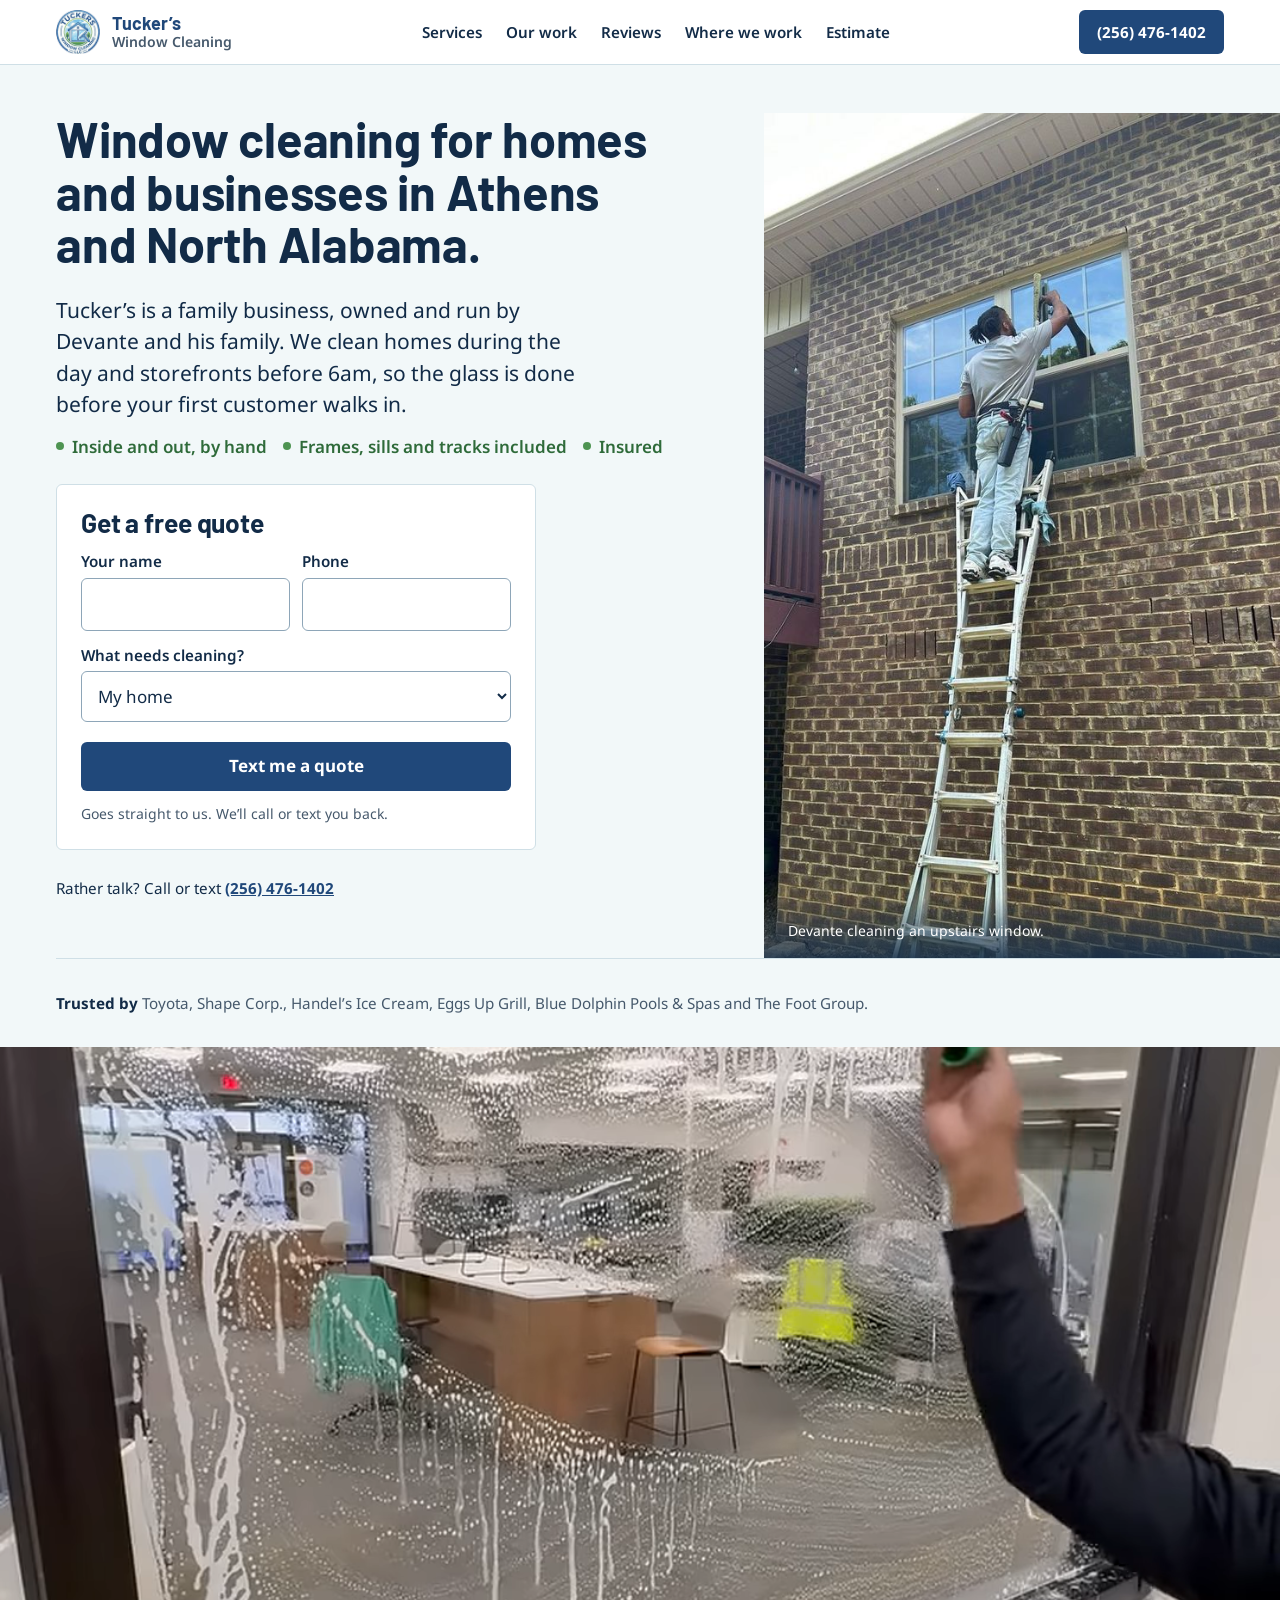
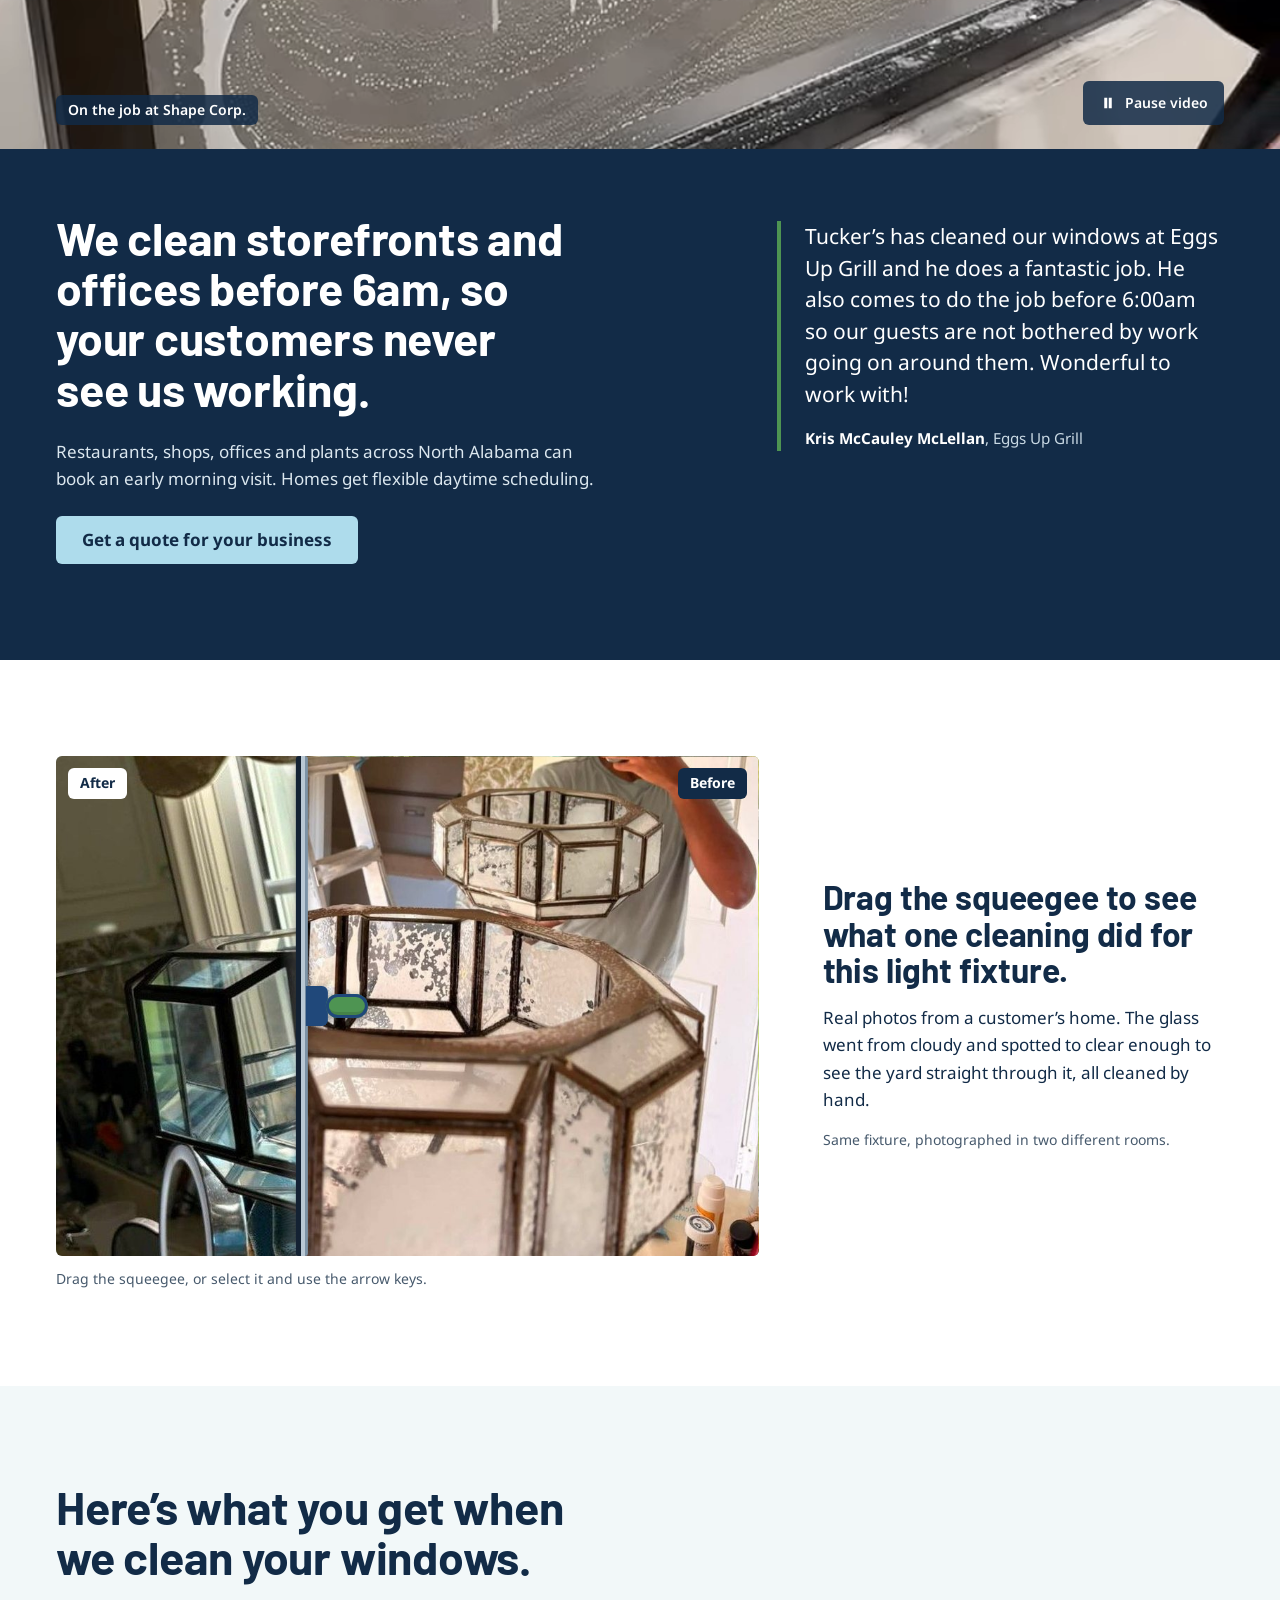
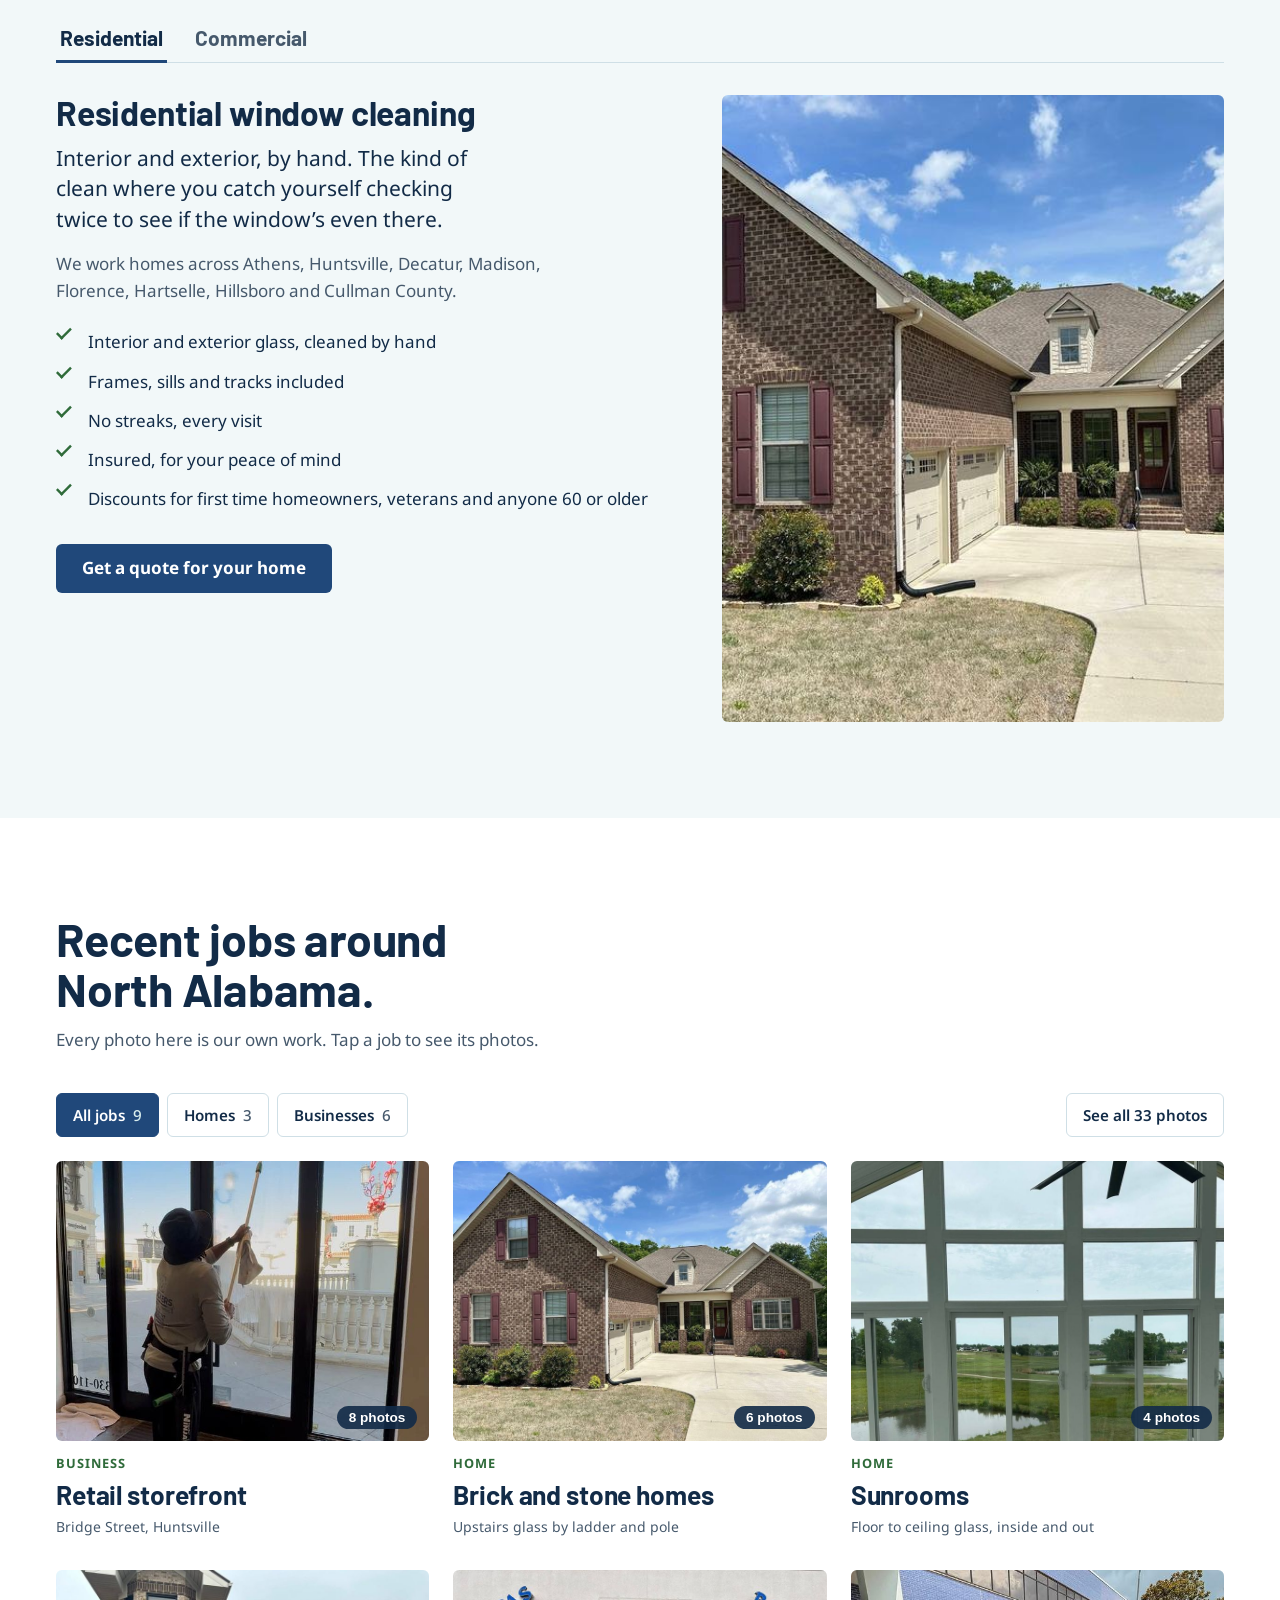
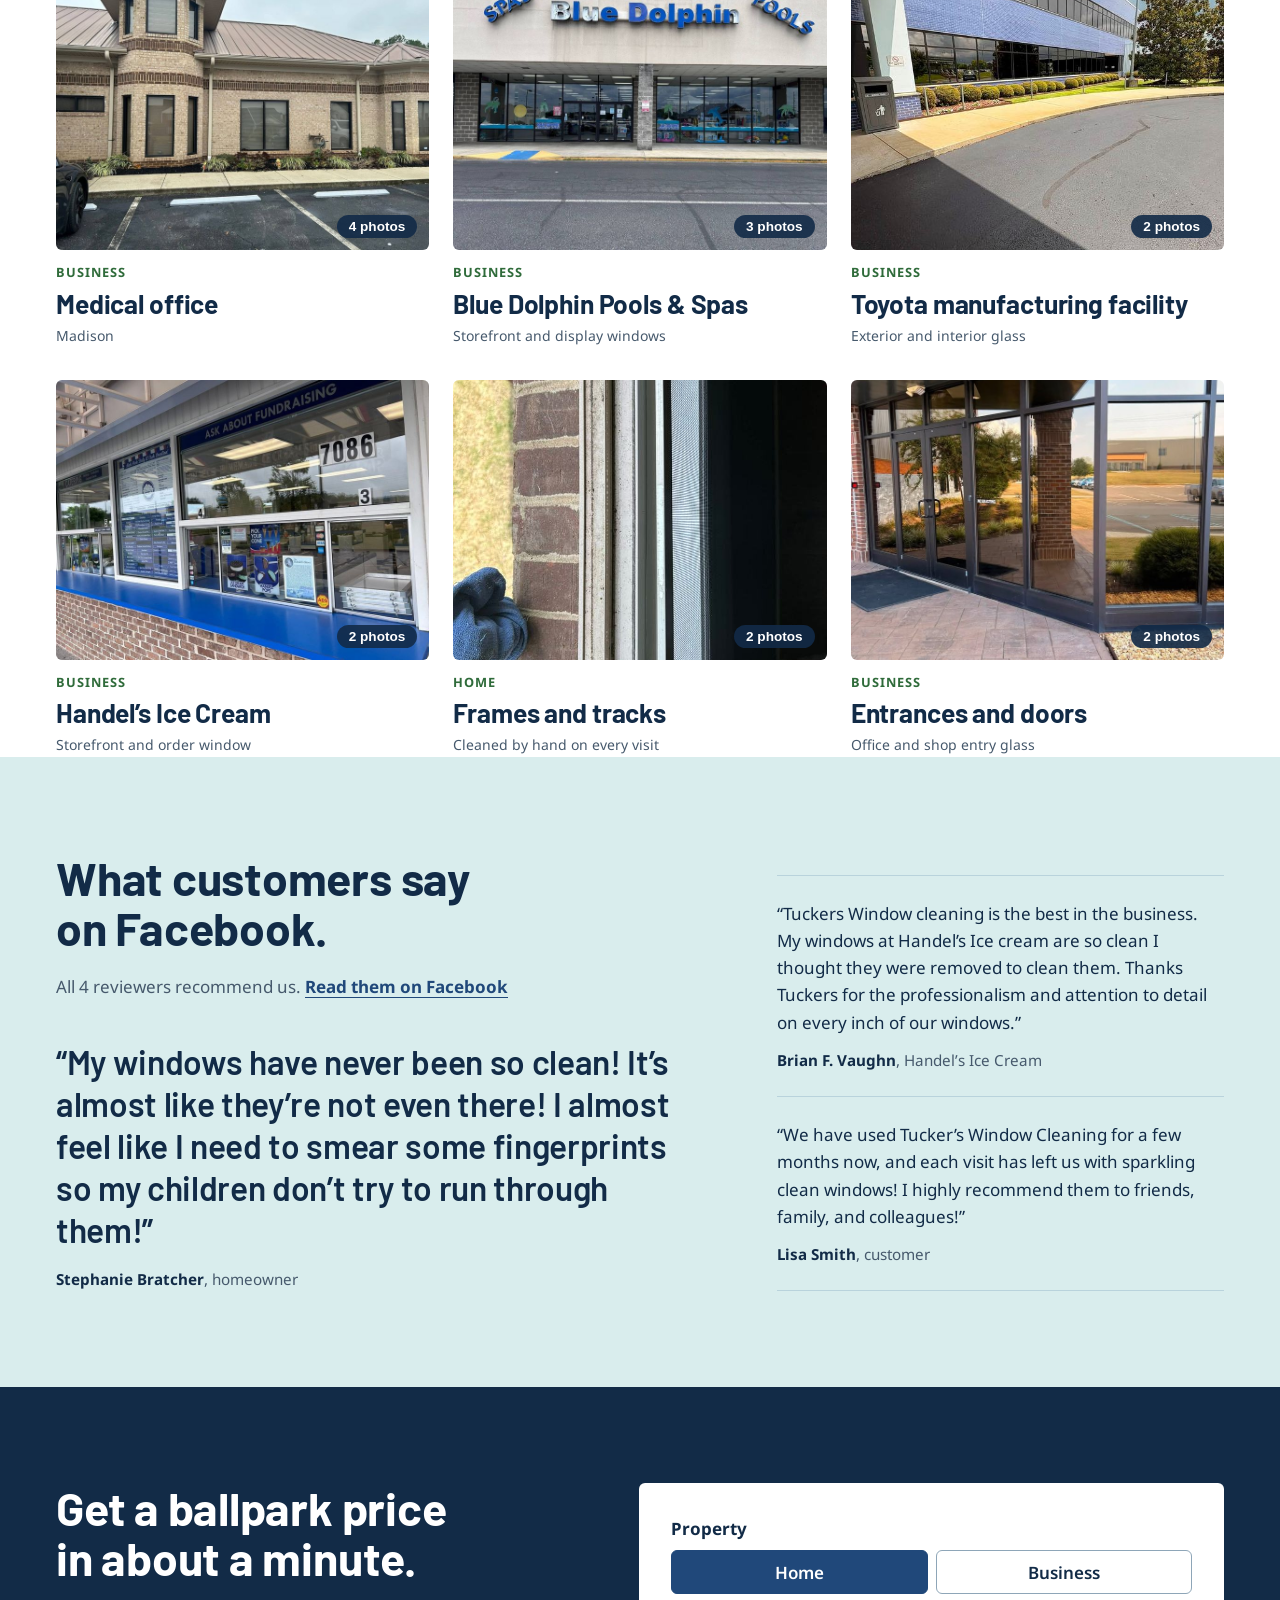
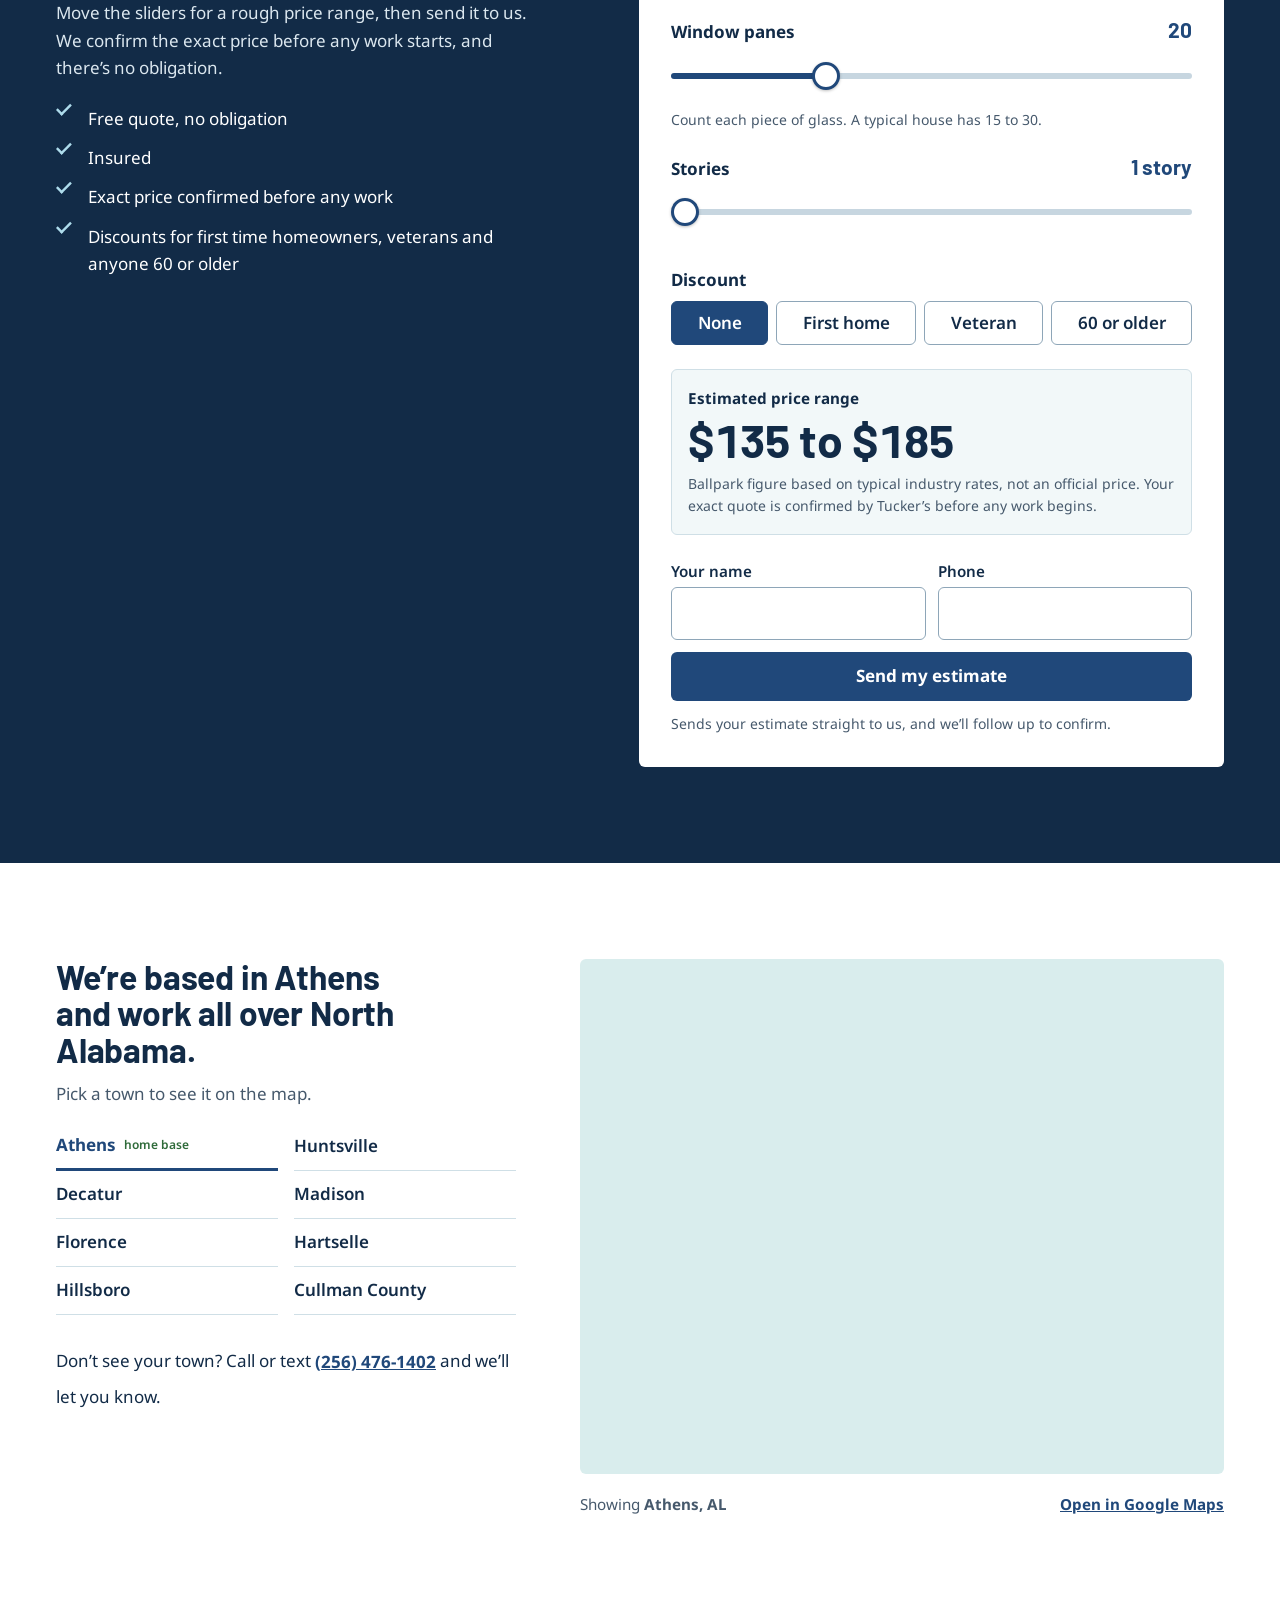
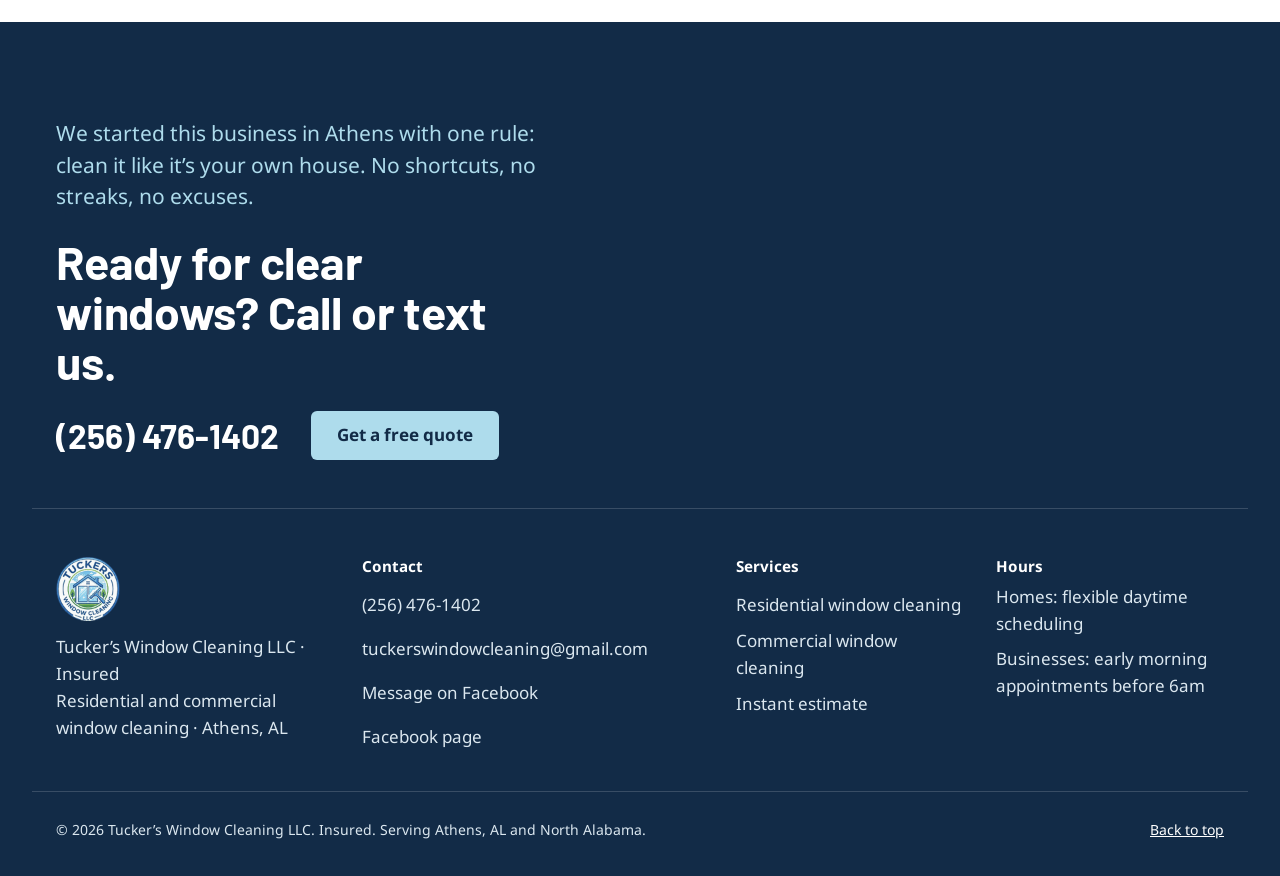
<file: index.html>
<!DOCTYPE html>
<html lang="en">
<head>
<meta charset="UTF-8">
<meta name="viewport" content="width=device-width, initial-scale=1.0">
<title>Window Cleaning in Athens, AL | Tucker's Window Cleaning</title>
<meta name="description" content="Streak-free residential and commercial window cleaning in Athens, AL and North Alabama. Frames, sills, and tracks included. Insured. Call or text (256) 476-1402 for a free quote.">
<meta name="theme-color" content="#20487a">
<link rel="canonical" href="https://tuckerswindowcleaning.com/">
<link rel="icon" href="favicon.ico" sizes="48x48">
<link rel="icon" href="assets/icons/favicon-32.png" type="image/png" sizes="32x32">
<link rel="apple-touch-icon" href="assets/icons/apple-touch-icon.png">
<meta property="og:type" content="website">
<meta property="og:site_name" content="Tucker's Window Cleaning">
<meta property="og:title" content="Tucker's Window Cleaning | Athens, AL">
<meta property="og:description" content="Streak-free residential and commercial window cleaning across North Alabama. Frames, sills, and tracks included. Insured. Call or text (256) 476-1402.">
<meta property="og:url" content="https://tuckerswindowcleaning.com/">
<meta property="og:image" content="https://tuckerswindowcleaning.com/assets/images/og-image.jpg">
<meta property="og:image:width" content="1200">
<meta property="og:image:height" content="630">
<meta property="og:image:alt" content="Tucker's Window Cleaning technician on a ladder cleaning a second-story window">
<meta name="twitter:card" content="summary_large_image">
<link rel="preload" href="assets/fonts/barlow-latin-700-normal.woff2" as="font" type="font/woff2" crossorigin>
<link rel="preload" href="assets/fonts/noto-sans-var.woff2" as="font" type="font/woff2" crossorigin>
<link rel="stylesheet" href="assets/css/redesign.css?v=3">
<script type="application/ld+json">
{
  "@context": "https://schema.org",
  "@type": "LocalBusiness",
  "name": "Tucker's Window Cleaning",
  "legalName": "Tucker's Window Cleaning LLC",
  "image": "https://tuckerswindowcleaning.com/assets/images/logo.png",
  "logo": "https://tuckerswindowcleaning.com/assets/images/logo.png",
  "telephone": "+12564761402",
  "email": "tuckerswindowcleaning@gmail.com",
  "url": "https://tuckerswindowcleaning.com/",
  "foundingDate": "2023",
  "sameAs": ["https://www.facebook.com/people/Tuckers-Window-Cleaning/61576311082795/"],
  "description": "Residential and commercial window cleaning serving Athens, Huntsville, Decatur, Madison, Florence, Hartselle, Hillsboro, and Cullman County, Alabama.",
  "areaServed": [
    {"@type": "City", "name": "Athens, AL"},
    {"@type": "City", "name": "Huntsville, AL"},
    {"@type": "City", "name": "Decatur, AL"},
    {"@type": "City", "name": "Madison, AL"},
    {"@type": "City", "name": "Florence, AL"},
    {"@type": "City", "name": "Hartselle, AL"},
    {"@type": "City", "name": "Hillsboro, AL"},
    {"@type": "AdministrativeArea", "name": "Cullman County, AL"}
  ],
  "address": {
    "@type": "PostalAddress",
    "addressLocality": "Athens",
    "addressRegion": "AL",
    "addressCountry": "US"
  }
}
</script>
</head>
<body>
<a class="skip-link" href="#main">Skip to content</a>

<header class="site-header" id="site-header">
  <div class="wrap header-inner">
    <a class="brand" href="#top" aria-label="Tucker's Window Cleaning, back to top">
      <img src="assets/images/logo-96.png" alt="" width="44" height="44">
      <span class="brand-name">Tucker&rsquo;s <span>Window Cleaning</span></span>
    </a>
    <nav class="site-nav" aria-label="Primary">
      <a href="#services">Services</a>
      <a href="#work">Our work</a>
      <a href="#reviews">Reviews</a>
      <a href="#area">Where we work</a>
      <a href="#estimate">Estimate</a>
    </nav>
    <div class="header-actions">
      <a class="button button-primary header-phone" href="tel:+12564761402" aria-label="Call or text (256) 476-1402"><span class="label">Call</span><span class="num">(256) 476-1402</span></a>
      <button class="menu-button" id="menu-button" type="button" aria-expanded="false" aria-controls="mobile-nav">
        <span class="sr-only">Menu</span>
        <svg width="22" height="22" viewBox="0 0 24 24" aria-hidden="true"><path d="M4 7h16M4 12h16M4 17h16" stroke="currentColor" stroke-width="2" stroke-linecap="round"/></svg>
      </button>
    </div>
  </div>
  <nav class="mobile-nav" id="mobile-nav" aria-label="Mobile" hidden>
    <div class="wrap">
      <a href="#service-residential">Residential</a>
      <a href="#service-commercial">Commercial</a>
      <a href="#work">Our work</a>
      <a href="#reviews">Reviews</a>
      <a href="#area">Where we work</a>
      <a href="#estimate">Instant estimate</a>
      <a class="mobile-nav-phone" href="tel:+12564761402">Call or text (256) 476-1402</a>
    </div>
  </nav>
</header>

<main id="main">

  <!-- HERO -->
  <section class="hero" id="top" aria-labelledby="hero-title">
    <div class="wrap">
      <div class="hero-grid">
        <div class="hero-copy">
          <h1 id="hero-title">Window cleaning for homes and businesses in Athens and North Alabama.</h1>
          <p class="hero-lede">Tucker&rsquo;s is a family business, owned and run by Devante and his family. We clean homes during the day and storefronts before 6am, so the glass is done before your first customer walks in.</p>
          <ul class="hero-facts">
            <li>Inside and out, by hand</li>
            <li>Frames, sills and tracks included</li>
            <li>Insured</li>
          </ul>

          <form class="quote" id="hero-quote-form" action="https://formspree.io/f/xoeeagkk" method="POST" novalidate>
            <input type="text" name="_gotcha" class="hp" tabindex="-1" autocomplete="off" aria-hidden="true" hidden>
            <h2>Get a free quote</h2>
            <div class="quote-fields">
              <div class="field">
                <label for="hq-name">Your name</label>
                <input type="text" name="name" id="hq-name" autocomplete="name" required>
              </div>
              <div class="field">
                <label for="hq-phone">Phone</label>
                <input type="tel" name="phone" id="hq-phone" autocomplete="tel" required>
              </div>
              <div class="field field-wide">
                <label for="hq-service">What needs cleaning?</label>
                <select name="service" id="hq-service">
                  <option value="Residential">My home</option>
                  <option value="Commercial">My business</option>
                </select>
              </div>
              <button type="submit" class="button button-primary" id="hq-submit">Text me a quote</button>
            </div>
            <p class="quote-note" id="hq-note" role="status">Goes straight to us. We&rsquo;ll call or text you back.</p>
          </form>
          <p class="hero-call">Rather talk? Call or text <a href="tel:+12564761402">(256) 476-1402</a></p>
        </div>

        <figure class="hero-photo">
          <img src="assets/images/tucker-ladder.jpg" srcset="assets/images/tucker-ladder-600.jpg 600w, assets/images/tucker-ladder.jpg 912w" sizes="(min-width: 960px) 42vw, 100vw" width="912" height="1600" alt="Technician on a ladder cleaning a second-story window on a brick home" decoding="async">
          <figcaption>Devante cleaning an upstairs window.</figcaption>
        </figure>
      </div>

      <p class="trusted"><strong>Trusted by</strong> Toyota, Shape Corp., Handel&rsquo;s Ice Cream, Eggs Up Grill, Blue Dolphin Pools &amp; Spas and The Foot Group.</p>
    </div>
  </section>

  <!-- EARLY COMMERCIAL -->
  <section class="early" id="commercial-early" aria-labelledby="early-title">
    <div class="early-media">
      <video class="early-video" muted loop playsinline preload="none" width="1080" height="1920" aria-describedby="early-video-desc"
        data-poster="assets/video/hero-poster.jpg"
        data-sources='[{"src":"assets/video/hero-1080.webm","type":"video/webm","media":"(min-width: 960px)"},{"src":"assets/video/hero-1080.mp4","type":"video/mp4","media":"(min-width: 960px)"},{"src":"assets/video/hero-720.webm","type":"video/webm"},{"src":"assets/video/hero-720.mp4","type":"video/mp4"}]'></video>
      <p class="sr-only" id="early-video-desc">Video: a Tucker&rsquo;s technician squeegees soapy glass at Shape Corp. in smooth strokes, leaving it streak free.</p>
      <button type="button" class="video-toggle" id="video-toggle" aria-pressed="false" hidden>
        <svg class="icon-pause" viewBox="0 0 24 24" width="18" height="18" aria-hidden="true"><path fill="currentColor" d="M7 5h4v14H7zM13 5h4v14h-4z"/></svg>
        <svg class="icon-play" viewBox="0 0 24 24" width="18" height="18" aria-hidden="true"><path fill="currentColor" d="M8 5v14l11-7z"/></svg>
        <span class="video-toggle-label">Pause video</span>
      </button>
      <p class="early-credit">On the job at Shape Corp.</p>
    </div>

    <div class="wrap early-body">
      <div class="early-copy">
        <h2 id="early-title">We clean storefronts and offices before 6am, so your customers never see us working.</h2>
        <p>Restaurants, shops, offices and plants across North Alabama can book an early morning visit. Homes get flexible daytime scheduling.</p>
        <a class="button button-light" href="#top" data-service="Commercial">Get a quote for your business</a>
      </div>
      <figure class="early-quote">
        <blockquote>Tucker&rsquo;s has cleaned our windows at Eggs Up Grill and he does a fantastic job. He also comes to do the job before 6:00am so our guests are not bothered by work going on around them. Wonderful to work with!</blockquote>
        <figcaption><strong>Kris McCauley McLellan</strong>, Eggs Up Grill</figcaption>
      </figure>
    </div>
  </section>

  <!-- BEFORE / AFTER WIPE -->
  <section class="wipe-section" id="before-after" aria-labelledby="wipe-title">
    <div class="wrap wipe-grid">
      <div class="wipe-copy">
        <h2 id="wipe-title">Drag the squeegee to see what one cleaning did for this light fixture.</h2>
        <p>Real photos from a customer&rsquo;s home. The glass went from cloudy and spotted to clear enough to see the yard straight through it, all cleaned by hand.</p>
        <p class="wipe-note">Same fixture, photographed in two different rooms.</p>
      </div>

      <figure class="wipe" style="--pos: 35%">
        <div class="wipe-stage" id="wipe-stage">
          <img class="wipe-img wipe-after" src="assets/images/wipe-after.jpg" srcset="assets/images/wipe-after-640.jpg 640w, assets/images/wipe-after.jpg 1000w" sizes="(min-width: 960px) 56vw, 100vw" width="1000" height="711" alt="The same glass light fixture after cleaning, completely clear" loading="lazy" decoding="async">
          <div class="wipe-dirty">
            <img class="wipe-img" src="assets/images/wipe-before.jpg" srcset="assets/images/wipe-before-640.jpg 640w, assets/images/wipe-before.jpg 1000w" sizes="(min-width: 960px) 56vw, 100vw" width="1000" height="711" alt="Glass light fixture before cleaning, cloudy and spotted" loading="lazy" decoding="async">
          </div>
          <span class="wipe-tag wipe-tag-after" aria-hidden="true">After</span>
          <span class="wipe-tag wipe-tag-before" aria-hidden="true">Before</span>
          <div class="wipe-track">
            <div class="wipe-handle" id="wipe-handle" role="slider" tabindex="0"
              aria-label="Squeegee. Move it to compare the fixture before and after cleaning"
              aria-valuemin="0" aria-valuemax="100" aria-valuenow="35" aria-valuetext="35 percent cleaned">
              <span class="squeegee" aria-hidden="true"><span class="blade"></span><span class="neck"></span><span class="grip"></span></span>
            </div>
          </div>
        </div>
        <figcaption class="wipe-help">Drag the squeegee, or select it and use the arrow keys.</figcaption>
      </figure>
    </div>
  </section>

  <!-- SERVICES -->
  <section class="services" id="services" aria-labelledby="services-title">
    <div class="wrap">
      <h2 id="services-title">Here&rsquo;s what you get when we clean your windows.</h2>

      <div class="tabs" role="tablist" aria-label="Choose a service">
        <button type="button" class="tab" role="tab" id="tab-residential" aria-controls="service-residential" aria-selected="true">Residential</button>
        <button type="button" class="tab" role="tab" id="tab-commercial" aria-controls="service-commercial" aria-selected="false" tabindex="-1">Commercial</button>
      </div>

      <div class="service" id="service-residential" role="tabpanel" aria-labelledby="tab-residential" tabindex="-1">
        <div class="service-copy">
          <h3>Residential window cleaning</h3>
          <p class="service-lead">Interior and exterior, by hand. The kind of clean where you catch yourself checking twice to see if the window&rsquo;s even there.</p>
          <p>We work homes across Athens, Huntsville, Decatur, Madison, Florence, Hartselle, Hillsboro and Cullman County.</p>
          <ul class="checks">
            <li>Interior and exterior glass, cleaned by hand</li>
            <li>Frames, sills and tracks included</li>
            <li>No streaks, every visit</li>
            <li>Insured, for your peace of mind</li>
            <li>Discounts for first time homeowners, veterans and anyone 60 or older</li>
          </ul>
          <a class="button button-primary" href="#top" data-service="Residential">Get a quote for your home</a>
        </div>
        <figure class="service-photo">
          <img src="assets/images/residential-brick.jpg" srcset="assets/images/residential-brick-800.jpg 800w, assets/images/residential-brick.jpg 1600w" sizes="(min-width: 960px) 40vw, 100vw" width="1600" height="1200" alt="Two-story brick home with clean, streak-free windows in Athens, AL" loading="lazy" decoding="async">
        </figure>
      </div>

      <div class="service" id="service-commercial" role="tabpanel" aria-labelledby="tab-commercial" tabindex="-1" hidden>
        <div class="service-copy">
          <h3>Commercial window cleaning</h3>
          <p class="service-lead">Storefronts, offices and plants that open on time, with the glass already done.</p>
          <p>From manufacturing plants like Toyota and Shape Corp. to local favorites like Handel&rsquo;s Ice Cream, Blue Dolphin Pools &amp; Spas and Eggs Up Grill. Early morning scheduling means your glass is spotless before your first customer walks in.</p>
          <ul class="checks">
            <li>Early morning scheduling, before 6am</li>
            <li>One crew, one point of contact</li>
            <li>Insured, for your peace of mind</li>
            <li>Storefronts, restaurants and manufacturing facilities</li>
            <li>Trusted by Toyota and Shape Corp.</li>
          </ul>
          <a class="button button-primary" href="#top" data-service="Commercial">Get a quote for your business</a>
        </div>
        <figure class="service-photo">
          <img src="assets/images/commercial-toyota.jpg" srcset="assets/images/commercial-toyota-800.jpg 800w, assets/images/commercial-toyota.jpg 1200w" sizes="(min-width: 960px) 40vw, 100vw" width="1200" height="1600" alt="Toyota manufacturing facility with long bands of clean glass" loading="lazy" decoding="async">
        </figure>
      </div>
    </div>
  </section>

  <!-- GALLERY -->
  <section class="gallery" id="work" aria-labelledby="work-title">
    <div class="wrap gallery-head">
      <h2 id="work-title">Recent jobs around North Alabama.</h2>
      <p>Every photo here is our own work. Tap a job to see its photos.</p>
      <div class="gallery-bar">
        <div class="filters" role="group" aria-label="Filter photos">
          <button type="button" class="filter" data-filter="all" aria-pressed="true">All jobs <span>9</span></button>
          <button type="button" class="filter" data-filter="home" aria-pressed="false">Homes <span>3</span></button>
          <button type="button" class="filter" data-filter="business" aria-pressed="false">Businesses <span>6</span></button>
        </div>
        <button type="button" class="gallery-full" id="gallery-full">See all 33 photos</button>
      </div>
    </div>

    <div class="jobs" id="jobs">
      <article class="job" data-cat="business">
        <button type="button" class="job-open" aria-label="See 8 photos: Retail storefront">
          <img src="assets/images/storefront-squeegee.jpg" srcset="assets/images/storefront-squeegee-600.jpg 600w, assets/images/storefront-squeegee.jpg 900w" sizes="(min-width: 960px) 33vw, (min-width: 640px) 50vw, 100vw" width="900" height="1600" alt="Technician in a Tucker&rsquo;s shirt using a pole squeegee on the tall glass doors of a retail store" loading="lazy" decoding="async">
          <span class="job-count">8 photos</span>
        </button>
        <div class="job-text">
          <span class="job-kind">Business</span>
          <h3>Retail storefront</h3>
          <p>Bridge Street, Huntsville</p>
        </div>
        <ul class="job-photos" hidden>
          <li data-src="assets/images/storefront-squeegee.jpg" data-width="900" data-height="1600" data-alt="Technician in a Tucker&rsquo;s shirt using a pole squeegee on the tall glass doors of a retail store" data-caption="Retail store doors, squeegeed inside"></li>
          <li data-src="assets/images/storefront-ladder.jpg" data-width="900" data-height="1600" data-alt="Technician on a tall ladder cleaning the upper glass of a retail storefront under a black awning" data-caption="Retail storefront, ladder work up top"></li>
          <li data-src="assets/images/storefront-inside.jpg" data-width="1600" data-height="1510" data-alt="Inside a retail store looking out through clean glass doors and a tall window" data-caption="Retail store, looking out"></li>
          <li data-src="assets/images/storefront-entrance.jpg" data-width="1200" data-height="1600" data-alt="Arched retail entrance with clean glass doors and side windows" data-caption="Retail entrance, every pane"></li>
          <li data-src="assets/images/storefront-view.jpg" data-width="1200" data-height="1600" data-alt="View through a freshly cleaned storefront window to the plaza outside" data-caption="Clear view out, Huntsville"></li>
          <li data-src="assets/images/storefront-corner.jpg" data-width="1200" data-height="1600" data-alt="Tall corner display window of a retail store, clean and reflecting the sky" data-caption="Corner display window"></li>
          <li data-src="assets/images/storefront-display.jpg" data-width="1200" data-height="1600" data-alt="Retail display window with mannequins behind clean glass" data-caption="Display window, mannequins inside"></li>
          <li data-src="assets/images/storefront-side-window.jpg" data-width="1200" data-height="1600" data-alt="Tall storefront window with patterned film behind clean glass" data-caption="Tall storefront glass"></li>
        </ul>
      </article>
      <article class="job" data-cat="home">
        <button type="button" class="job-open" aria-label="See 6 photos: Brick and stone homes">
          <img src="assets/images/residential-brick.jpg" srcset="assets/images/residential-brick-800.jpg 800w, assets/images/residential-brick.jpg 1600w" sizes="(min-width: 960px) 33vw, (min-width: 640px) 50vw, 100vw" width="1600" height="1200" alt="Two-story brick home with clean, streak-free windows" loading="lazy" decoding="async">
          <span class="job-count">6 photos</span>
        </button>
        <div class="job-text">
          <span class="job-kind">Home</span>
          <h3>Brick and stone homes</h3>
          <p>Upstairs glass by ladder and pole</p>
        </div>
        <ul class="job-photos" hidden>
          <li data-src="assets/images/residential-brick.jpg" data-width="1600" data-height="1200" data-alt="Two-story brick home with clean, streak-free windows" data-caption="Brick home, every pane"></li>
          <li data-src="assets/images/tucker-ladder.jpg" data-width="912" data-height="1600" data-alt="Technician on a ladder cleaning a second-story window on a brick home" data-caption="Upstairs glass, by ladder"></li>
          <li data-src="assets/images/job-pole-brick.jpg" data-width="960" data-height="1280" data-alt="Technician in a Tucker&rsquo;s shirt using an extension pole on the upper windows of a brick home" data-caption="Extension pole, upper windows"></li>
          <li data-src="assets/images/action-squeegee.jpg" data-width="1200" data-height="1600" data-alt="Technician using a pole squeegee on a brick home" data-caption="Pole squeegee, no streaks"></li>
          <li data-src="assets/images/residential-stone-wide.jpg" data-width="1600" data-height="1200" data-alt="Large stone and brick home exterior with sparkling windows" data-caption="Stone and brick, North Alabama"></li>
          <li data-src="assets/images/residential-stone-close.jpg" data-width="1200" data-height="1600" data-alt="Stone home with clean arched windows" data-caption="Arched windows"></li>
        </ul>
      </article>
      <article class="job" data-cat="home">
        <button type="button" class="job-open" aria-label="See 4 photos: Sunrooms">
          <img src="assets/images/sunroom-golf.jpg" srcset="assets/images/sunroom-golf-800.jpg 800w, assets/images/sunroom-golf.jpg 1500w" sizes="(min-width: 960px) 33vw, (min-width: 640px) 50vw, 100vw" width="1500" height="1440" alt="Clean sunroom windows looking out over a golf course and ponds" loading="lazy" decoding="async">
          <span class="job-count">4 photos</span>
        </button>
        <div class="job-text">
          <span class="job-kind">Home</span>
          <h3>Sunrooms</h3>
          <p>Floor to ceiling glass, inside and out</p>
        </div>
        <ul class="job-photos" hidden>
          <li data-src="assets/images/sunroom-golf.jpg" data-width="1500" data-height="1440" data-alt="Clean sunroom windows looking out over a golf course and ponds" data-caption="Sunroom, golf course view"></li>
          <li data-src="assets/images/sunroom-ladder.jpg" data-width="1170" data-height="655" data-alt="Technician in a Tucker&rsquo;s shirt climbing a ladder to clean second-story sunroom windows" data-caption="Ladder up to an upstairs sunroom"></li>
          <li data-src="assets/images/sunroom-squeegee.jpg" data-width="1170" data-height="649" data-alt="Technician on a stepladder squeegeeing the upper sunroom windows from inside" data-caption="Sunroom glass, squeegeed inside"></li>
          <li data-src="assets/images/sunroom-lake.jpg" data-width="1600" data-height="848" data-alt="Corner of a sunroom with clean floor-to-ceiling windows looking out on a lake" data-caption="Sunroom corner, lake view"></li>
        </ul>
      </article>
      <article class="job" data-cat="business">
        <button type="button" class="job-open" aria-label="See 4 photos: Medical office">
          <img src="assets/images/office-exterior.jpg" srcset="assets/images/office-exterior-800.jpg 800w, assets/images/office-exterior.jpg 1600w" sizes="(min-width: 960px) 33vw, (min-width: 640px) 50vw, 100vw" width="1600" height="1200" alt="Brick office building with a row of clean exterior windows" loading="lazy" decoding="async">
          <span class="job-count">4 photos</span>
        </button>
        <div class="job-text">
          <span class="job-kind">Business</span>
          <h3>Medical office</h3>
          <p>Madison</p>
        </div>
        <ul class="job-photos" hidden>
          <li data-src="assets/images/office-exterior.jpg" data-width="1600" data-height="1200" data-alt="Brick office building with a row of clean exterior windows" data-caption="Office exterior windows"></li>
          <li data-src="assets/images/office-entrance.jpg" data-width="1500" data-height="2000" data-alt="Brick medical office entrance with clean glass doors and side windows" data-caption="Office entrance, Madison"></li>
          <li data-src="assets/images/office-door.jpg" data-width="1500" data-height="2000" data-alt="Close-up of a medical office glass door with crisp lettering, cleaning gear reflected outside" data-caption="Medical office door, Madison"></li>
          <li data-src="assets/images/office-inside.jpg" data-width="1600" data-height="1200" data-alt="Inside a Madison medical office looking out through clean glass doors and windows to the parking lot" data-caption="Office lobby, looking out"></li>
        </ul>
      </article>
      <article class="job" data-cat="business">
        <button type="button" class="job-open" aria-label="See 3 photos: Blue Dolphin Pools &amp; Spas">
          <img src="assets/images/bluedolphin-storefront.jpg" srcset="assets/images/bluedolphin-storefront-800.jpg 800w, assets/images/bluedolphin-storefront.jpg 1600w" sizes="(min-width: 960px) 33vw, (min-width: 640px) 50vw, 100vw" width="1600" height="1200" alt="Blue Dolphin Pools and Spas storefront with a full wall of clean glass" loading="lazy" decoding="async">
          <span class="job-count">3 photos</span>
        </button>
        <div class="job-text">
          <span class="job-kind">Business</span>
          <h3>Blue Dolphin Pools &amp; Spas</h3>
          <p>Storefront and display windows</p>
        </div>
        <ul class="job-photos" hidden>
          <li data-src="assets/images/bluedolphin-storefront.jpg" data-width="1600" data-height="1200" data-alt="Blue Dolphin Pools and Spas storefront with a full wall of clean glass" data-caption="Blue Dolphin Pools &amp; Spas"></li>
          <li data-src="assets/images/bluedolphin-inside.jpg" data-width="1600" data-height="1200" data-alt="View from inside Blue Dolphin through clean storefront windows to the parking lot" data-caption="Blue Dolphin, from the inside"></li>
          <li data-src="assets/images/bluedolphin-display.jpg" data-width="1600" data-height="1200" data-alt="Blue Dolphin display windows, clean glass with painted palm trees and a dolphin" data-caption="Blue Dolphin display windows"></li>
        </ul>
      </article>
      <article class="job" data-cat="business">
        <button type="button" class="job-open" aria-label="See 2 photos: Toyota manufacturing facility">
          <img src="assets/images/commercial-toyota.jpg" srcset="assets/images/commercial-toyota-800.jpg 600w, assets/images/commercial-toyota.jpg 1200w" sizes="(min-width: 960px) 33vw, (min-width: 640px) 50vw, 100vw" width="1200" height="1600" alt="Toyota manufacturing facility with long bands of clean glass" loading="lazy" decoding="async">
          <span class="job-count">2 photos</span>
        </button>
        <div class="job-text">
          <span class="job-kind">Business</span>
          <h3>Toyota manufacturing facility</h3>
          <p>Exterior and interior glass</p>
        </div>
        <ul class="job-photos" hidden>
          <li data-src="assets/images/commercial-toyota.jpg" data-width="1200" data-height="1600" data-alt="Toyota manufacturing facility with long bands of clean glass" data-caption="Toyota manufacturing facility"></li>
          <li data-src="assets/images/commercial-toyota-interior.jpg" data-width="1200" data-height="1600" data-alt="Inside the Toyota facility, clean floor-to-ceiling windows" data-caption="Toyota, interior glass"></li>
        </ul>
      </article>
      <article class="job" data-cat="business">
        <button type="button" class="job-open" aria-label="See 2 photos: Handel&rsquo;s Ice Cream">
          <img src="assets/images/commercial-handels.jpg" srcset="assets/images/commercial-handels-800.jpg 800w, assets/images/commercial-handels.jpg 1600w" sizes="(min-width: 960px) 33vw, (min-width: 640px) 50vw, 100vw" width="1600" height="1200" alt="Close-up of Handel&rsquo;s walk-up window glass" loading="lazy" decoding="async">
          <span class="job-count">2 photos</span>
        </button>
        <div class="job-text">
          <span class="job-kind">Business</span>
          <h3>Handel&rsquo;s Ice Cream</h3>
          <p>Storefront and order window</p>
        </div>
        <ul class="job-photos" hidden>
          <li data-src="assets/images/commercial-handels.jpg" data-width="1600" data-height="1200" data-alt="Close-up of Handel&rsquo;s walk-up window glass" data-caption="Handel&rsquo;s order window"></li>
          <li data-src="assets/images/commercial-handels-close.jpg" data-width="1200" data-height="1600" data-alt="Handel&rsquo;s Homemade Ice Cream storefront with clean windows" data-caption="Handel&rsquo;s Ice Cream"></li>
        </ul>
      </article>
      <article class="job" data-cat="home">
        <button type="button" class="job-open" aria-label="See 2 photos: Frames and tracks">
          <img src="assets/images/detail-frame.jpg" srcset="assets/images/detail-frame-800.jpg 600w, assets/images/detail-frame.jpg 1200w" sizes="(min-width: 960px) 33vw, (min-width: 640px) 50vw, 100vw" width="1200" height="1600" alt="Gloved hand cleaning a window frame and track" loading="lazy" decoding="async">
          <span class="job-count">2 photos</span>
        </button>
        <div class="job-text">
          <span class="job-kind">Home</span>
          <h3>Frames and tracks</h3>
          <p>Cleaned by hand on every visit</p>
        </div>
        <ul class="job-photos" hidden>
          <li data-src="assets/images/detail-frame.jpg" data-width="1200" data-height="1600" data-alt="Gloved hand cleaning a window frame and track" data-caption="Frames and tracks, by hand"></li>
          <li data-src="assets/images/detail-track.jpg" data-width="1500" data-height="2000" data-alt="Close-up of a window track and frame wiped clean, ladder outside" data-caption="Tracks, wiped clean"></li>
        </ul>
      </article>
      <article class="job" data-cat="business">
        <button type="button" class="job-open" aria-label="See 2 photos: Entrances and doors">
          <img src="assets/images/commercial-entrance.jpg" srcset="assets/images/commercial-entrance-800.jpg 800w, assets/images/commercial-entrance.jpg 960w" sizes="(min-width: 960px) 33vw, (min-width: 640px) 50vw, 100vw" width="960" height="1280" alt="Brick office entrance with clean, reflective glass doors and windows" loading="lazy" decoding="async">
          <span class="job-count">2 photos</span>
        </button>
        <div class="job-text">
          <span class="job-kind">Business</span>
          <h3>Entrances and doors</h3>
          <p>Office and shop entry glass</p>
        </div>
        <ul class="job-photos" hidden>
          <li data-src="assets/images/commercial-entrance.jpg" data-width="960" data-height="1280" data-alt="Brick office entrance with clean, reflective glass doors and windows" data-caption="Office entrance glass"></li>
          <li data-src="assets/images/commercial-doors.jpg" data-width="830" data-height="830" data-alt="Commercial double glass doors, spotless, reflecting the parking lot" data-caption="Double door entry"></li>
        </ul>
      </article>
    </div>
    <div class="wrap">
      <button type="button" class="button button-outline gallery-more" id="gallery-more" hidden>Show all jobs</button>
    </div>
  </section>

  <dialog class="viewer" id="viewer" aria-label="Photo viewer">
    <div class="viewer-inner">
      <button type="button" class="viewer-close" id="viewer-close">Close<span class="sr-only"> photo viewer</span></button>
      <figure class="viewer-figure">
        <img id="viewer-img" src="[data-uri]" alt="" width="1600" height="1200">
        <figcaption><span id="viewer-caption"></span> <span class="viewer-count" id="viewer-count"></span></figcaption>
      </figure>
      <div class="viewer-nav">
        <button type="button" class="viewer-prev" id="viewer-prev">Previous<span class="sr-only"> photo</span></button>
        <button type="button" class="viewer-next" id="viewer-next">Next<span class="sr-only"> photo</span></button>
      </div>
    </div>
  </dialog>

  <!-- REVIEWS -->
  <section class="reviews" id="reviews" aria-labelledby="reviews-title">
    <div class="wrap reviews-grid">
      <div class="reviews-lead">
        <h2 id="reviews-title">What customers say on Facebook.</h2>
        <p class="reviews-count">All 4 reviewers recommend us. <a href="https://www.facebook.com/people/Tuckers-Window-Cleaning/61576311082795/" target="_blank" rel="noopener">Read them on Facebook<span class="sr-only"> (opens in a new tab)</span></a></p>
        <figure class="review-big">
          <blockquote>My windows have never been so clean! It&rsquo;s almost like they&rsquo;re not even there! I almost feel like I need to smear some fingerprints so my children don&rsquo;t try to run through them!</blockquote>
          <figcaption><strong>Stephanie Bratcher</strong>, homeowner</figcaption>
        </figure>
      </div>

      <ul class="review-list">
        <li>
          <figure>
            <blockquote>Tuckers Window cleaning is the best in the business. My windows at Handel&rsquo;s Ice cream are so clean I thought they were removed to clean them. Thanks Tuckers for the professionalism and attention to detail on every inch of our windows.</blockquote>
            <figcaption><strong>Brian F. Vaughn</strong>, Handel&rsquo;s Ice Cream</figcaption>
          </figure>
        </li>
        <li>
          <figure>
            <blockquote>We have used Tucker&rsquo;s Window Cleaning for a few months now, and each visit has left us with sparkling clean windows! I highly recommend them to friends, family, and colleagues!</blockquote>
            <figcaption><strong>Lisa Smith</strong>, customer</figcaption>
          </figure>
        </li>
      </ul>
    </div>
  </section>

  <!-- INSTANT ESTIMATE -->
  <section class="estimate" id="estimate" aria-labelledby="estimate-title">
    <div class="wrap estimate-grid">
      <div class="estimate-copy">
        <h2 id="estimate-title">Get a ballpark price in about a minute.</h2>
        <p>Move the sliders for a rough price range, then send it to us. We confirm the exact price before any work starts, and there&rsquo;s no obligation.</p>
        <ul class="checks checks-light">
          <li>Free quote, no obligation</li>
          <li>Insured</li>
          <li>Exact price confirmed before any work</li>
          <li>Discounts for first time homeowners, veterans and anyone 60 or older</li>
        </ul>
      </div>

      <div class="calc">
        <fieldset class="calc-field">
          <legend>Property</legend>
          <div class="choice-row">
            <label class="choice"><input type="radio" name="est-type" value="Residential" checked> Home</label>
            <label class="choice"><input type="radio" name="est-type" value="Commercial"> Business</label>
          </div>
        </fieldset>

        <div class="calc-field">
          <div class="calc-label"><label for="est-windows">Window panes</label> <output id="windows-out" for="est-windows">20</output></div>
          <input type="range" id="est-windows" min="4" max="60" step="1" value="20" aria-describedby="windows-help">
          <p class="calc-help" id="windows-help">Count each piece of glass. A typical house has 15 to 30.</p>
        </div>

        <div class="calc-field">
          <div class="calc-label"><label for="est-stories">Stories</label> <output id="stories-out" for="est-stories">1 story</output></div>
          <input type="range" id="est-stories" min="1" max="4" step="1" value="1" aria-valuetext="1 story">
        </div>

        <fieldset class="calc-field">
          <legend>Discount</legend>
          <div class="choice-row choice-wrap">
            <label class="choice"><input type="radio" name="est-discount" value="" checked> None</label>
            <label class="choice"><input type="radio" name="est-discount" value="First-Time Homeowner Discount"> First home</label>
            <label class="choice"><input type="radio" name="est-discount" value="Veterans Discount"> Veteran</label>
            <label class="choice"><input type="radio" name="est-discount" value="60+ Discount"> 60 or older</label>
          </div>
        </fieldset>

        <div class="calc-result">
          <p class="calc-result-label" id="price-label">Estimated price range</p>
          <p class="calc-price" aria-live="polite" aria-atomic="true" aria-describedby="price-label"><span id="price-low">$135</span> to <span id="price-high">$185</span></p>
          <p class="calc-min" id="price-min" hidden>Small jobs start at the minimum charge.</p>
          <p class="calc-fine">Ballpark figure based on typical industry rates, not an official price. Your exact quote is confirmed by Tucker&rsquo;s before any work begins.</p>
        </div>

        <form class="calc-form" id="quick-quote-form" action="https://formspree.io/f/xoeeagkk" method="POST" novalidate>
          <input type="text" name="_gotcha" class="hp" tabindex="-1" autocomplete="off" aria-hidden="true" hidden>
          <div class="field">
            <label for="qq-name">Your name</label>
            <input type="text" name="name" id="qq-name" autocomplete="name" required>
          </div>
          <div class="field">
            <label for="qq-phone">Phone</label>
            <input type="tel" name="phone" id="qq-phone" autocomplete="tel" required>
          </div>
          <button type="submit" class="button button-primary" id="qq-submit">Send my estimate</button>
        </form>
        <p class="quote-note" id="qq-note" role="status">Sends your estimate straight to us, and we&rsquo;ll follow up to confirm.</p>
      </div>
    </div>
  </section>

  <!-- SERVICE AREA -->
  <section class="area" id="area" aria-labelledby="area-title">
    <div class="wrap area-grid">
      <div class="area-copy">
        <h2 id="area-title">We&rsquo;re based in Athens and work all over North Alabama.</h2>
        <p id="area-hint">Pick a town to see it on the map.</p>
        <ul class="cities" aria-describedby="area-hint">
          <li><button type="button" class="city" data-place="Athens, AL" aria-pressed="true" aria-controls="area-map">Athens <span class="city-tag">home base</span></button></li>
          <li><button type="button" class="city" data-place="Huntsville, AL" aria-pressed="false" aria-controls="area-map">Huntsville</button></li>
          <li><button type="button" class="city" data-place="Decatur, AL" aria-pressed="false" aria-controls="area-map">Decatur</button></li>
          <li><button type="button" class="city" data-place="Madison, AL" aria-pressed="false" aria-controls="area-map">Madison</button></li>
          <li><button type="button" class="city" data-place="Florence, AL" aria-pressed="false" aria-controls="area-map">Florence</button></li>
          <li><button type="button" class="city" data-place="Hartselle, AL" aria-pressed="false" aria-controls="area-map">Hartselle</button></li>
          <li><button type="button" class="city" data-place="Hillsboro, AL" aria-pressed="false" aria-controls="area-map">Hillsboro</button></li>
          <li><button type="button" class="city" data-place="Cullman County, AL" aria-pressed="false" aria-controls="area-map">Cullman County</button></li>
        </ul>
        <p class="area-note">Don&rsquo;t see your town? Call or text <a href="tel:+12564761402">(256) 476-1402</a> and we&rsquo;ll let you know.</p>
      </div>
      <div class="area-map">
        <div class="map-frame">
          <iframe id="area-map" src="https://www.google.com/maps?q=Athens%2C%20AL&amp;z=11&amp;output=embed" title="Map showing Athens, AL" loading="lazy" referrerpolicy="no-referrer-when-downgrade" allowfullscreen></iframe>
        </div>
        <p class="map-caption"><span>Showing <strong id="map-place">Athens, AL</strong></span> <a id="map-open" href="https://www.google.com/maps/search/?api=1&amp;query=Athens%2C%20AL" target="_blank" rel="noopener">Open in Google Maps<span class="sr-only"> (opens in a new tab)</span></a></p>
      </div>
    </div>
  </section>


</main>

<footer class="site-footer" id="contact">
  <div class="wrap footer-cta">
    <p class="footer-promise">We started this business in Athens with one rule: clean it like it&rsquo;s your own house. No shortcuts, no streaks, no excuses.</p>
    <h2>Ready for clear windows? Call or text us.</h2>
    <div class="footer-cta-row">
      <a class="footer-phone" href="tel:+12564761402">(256) 476-1402</a>
      <a class="button button-light" href="#top">Get a free quote</a>
    </div>
  </div>

  <div class="wrap footer-grid">
    <div class="footer-brand">
      <img src="assets/images/logo-96.png" alt="Tucker's Window Cleaning logo" width="64" height="64" loading="lazy">
      <p>Tucker&rsquo;s Window Cleaning LLC &middot; Insured<br>Residential and commercial window cleaning &middot; Athens, AL</p>
    </div>
    <div class="footer-col">
      <h2>Contact</h2>
      <ul>
        <li><a href="tel:+12564761402">(256) 476-1402</a></li>
        <li><a href="mailto:tuckerswindowcleaning@gmail.com">tuckerswindowcleaning@gmail.com</a></li>
        <li><a href="https://m.me/61576311082795" target="_blank" rel="noopener">Message on Facebook<span class="sr-only"> (opens in a new tab)</span></a></li>
        <li><a href="https://www.facebook.com/people/Tuckers-Window-Cleaning/61576311082795/" target="_blank" rel="noopener">Facebook page<span class="sr-only"> (opens in a new tab)</span></a></li>
      </ul>
    </div>
    <div class="footer-col">
      <h2>Services</h2>
      <ul>
        <li><a href="#service-residential">Residential window cleaning</a></li>
        <li><a href="#service-commercial">Commercial window cleaning</a></li>
        <li><a href="#estimate">Instant estimate</a></li>
      </ul>
    </div>
    <div class="footer-col">
      <h2>Hours</h2>
      <p>Homes: flexible daytime scheduling</p>
      <p>Businesses: early morning appointments before 6am</p>
    </div>
  </div>

  <div class="wrap footer-bottom">
    <p>&copy; <span id="year">2026</span> Tucker&rsquo;s Window Cleaning LLC. Insured. Serving Athens, AL and North Alabama.</p>
    <a href="#top">Back to top</a>
  </div>
</footer>

<script src="assets/js/site.js?v=2" defer></script>
</body>
</html>
</file>
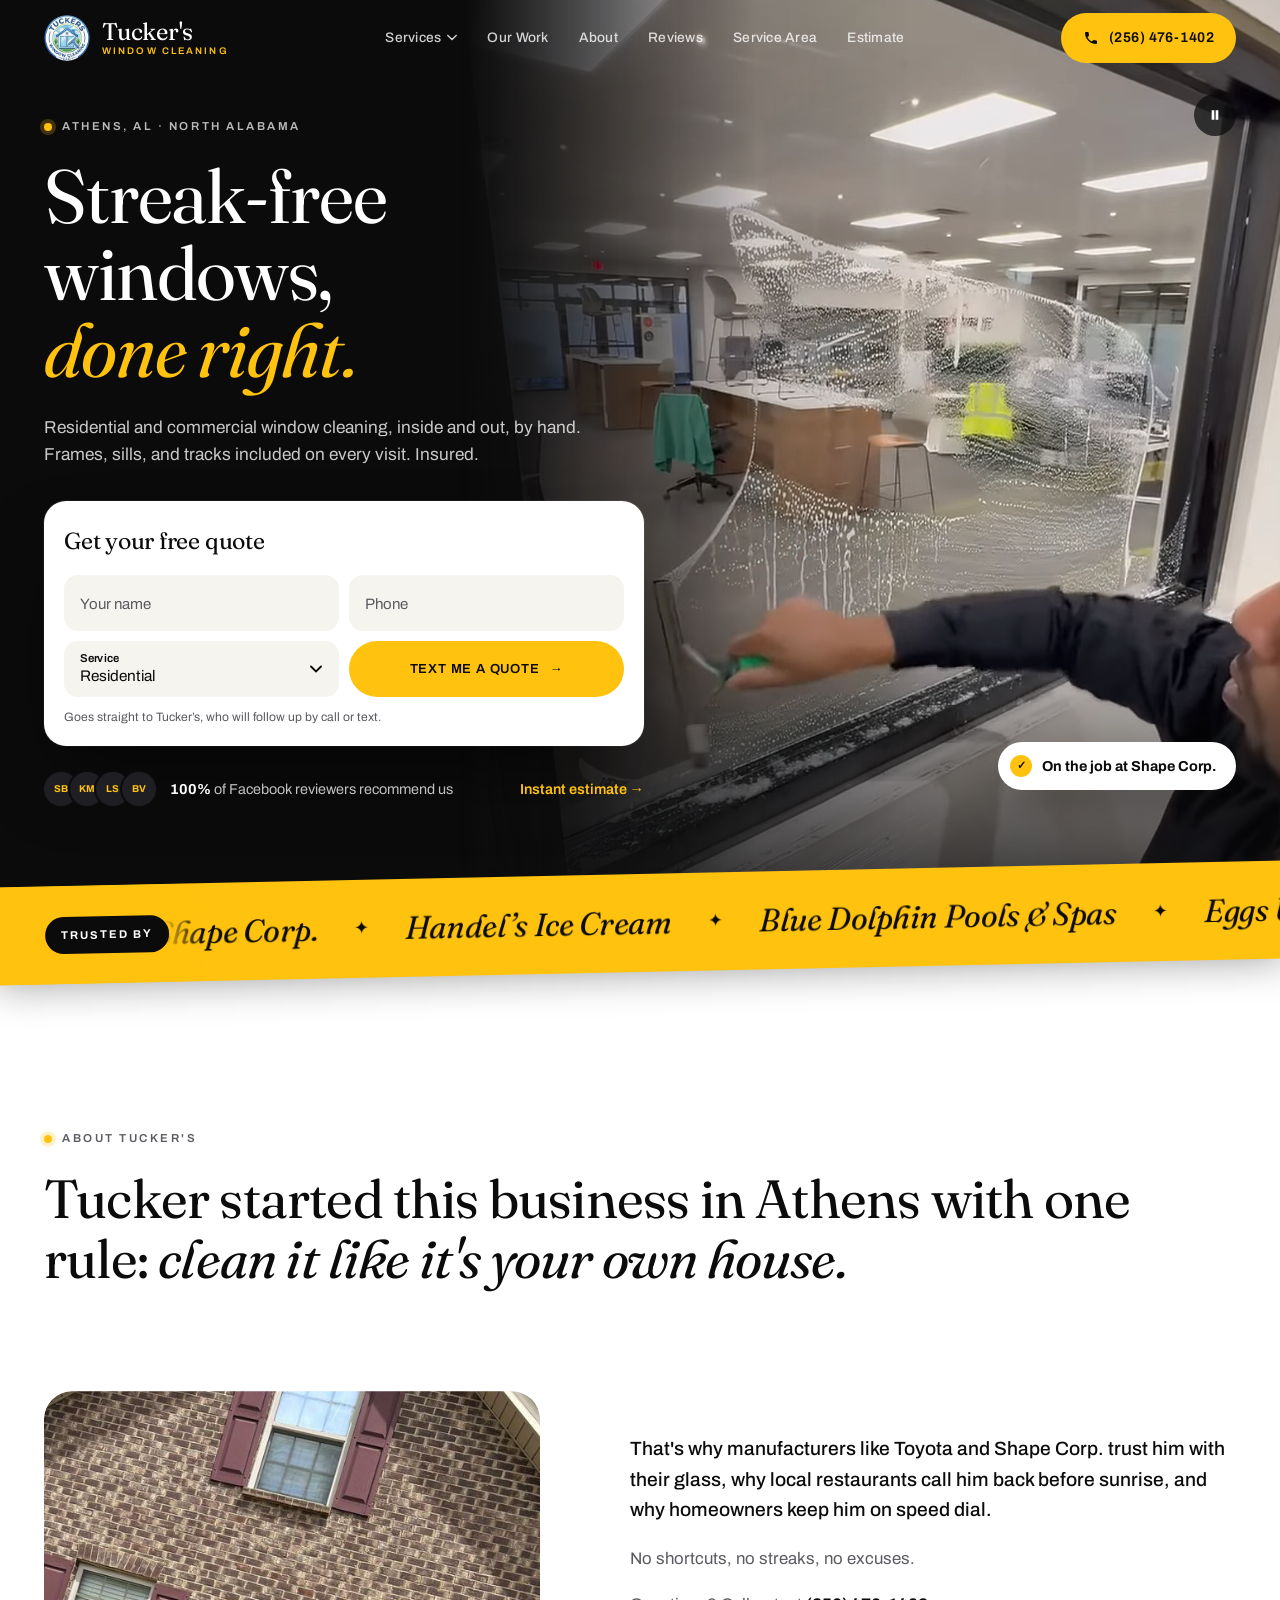
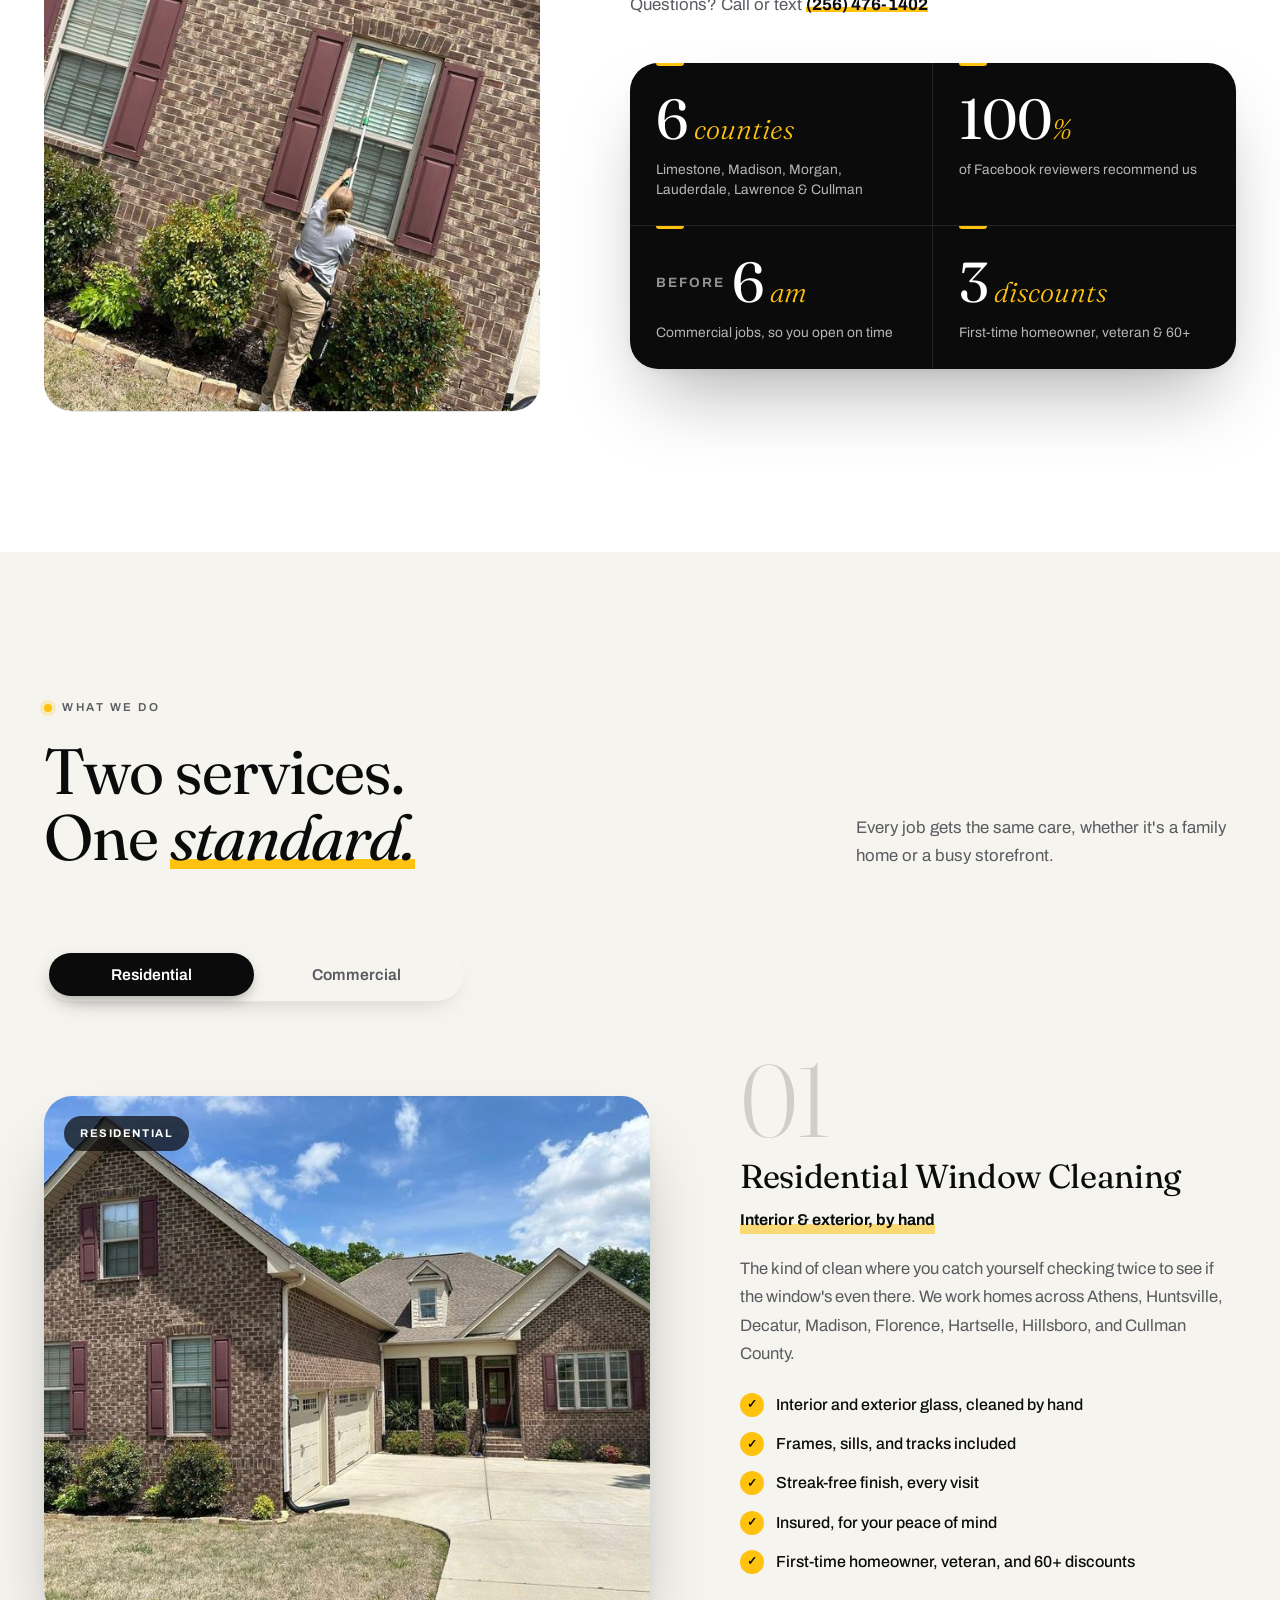
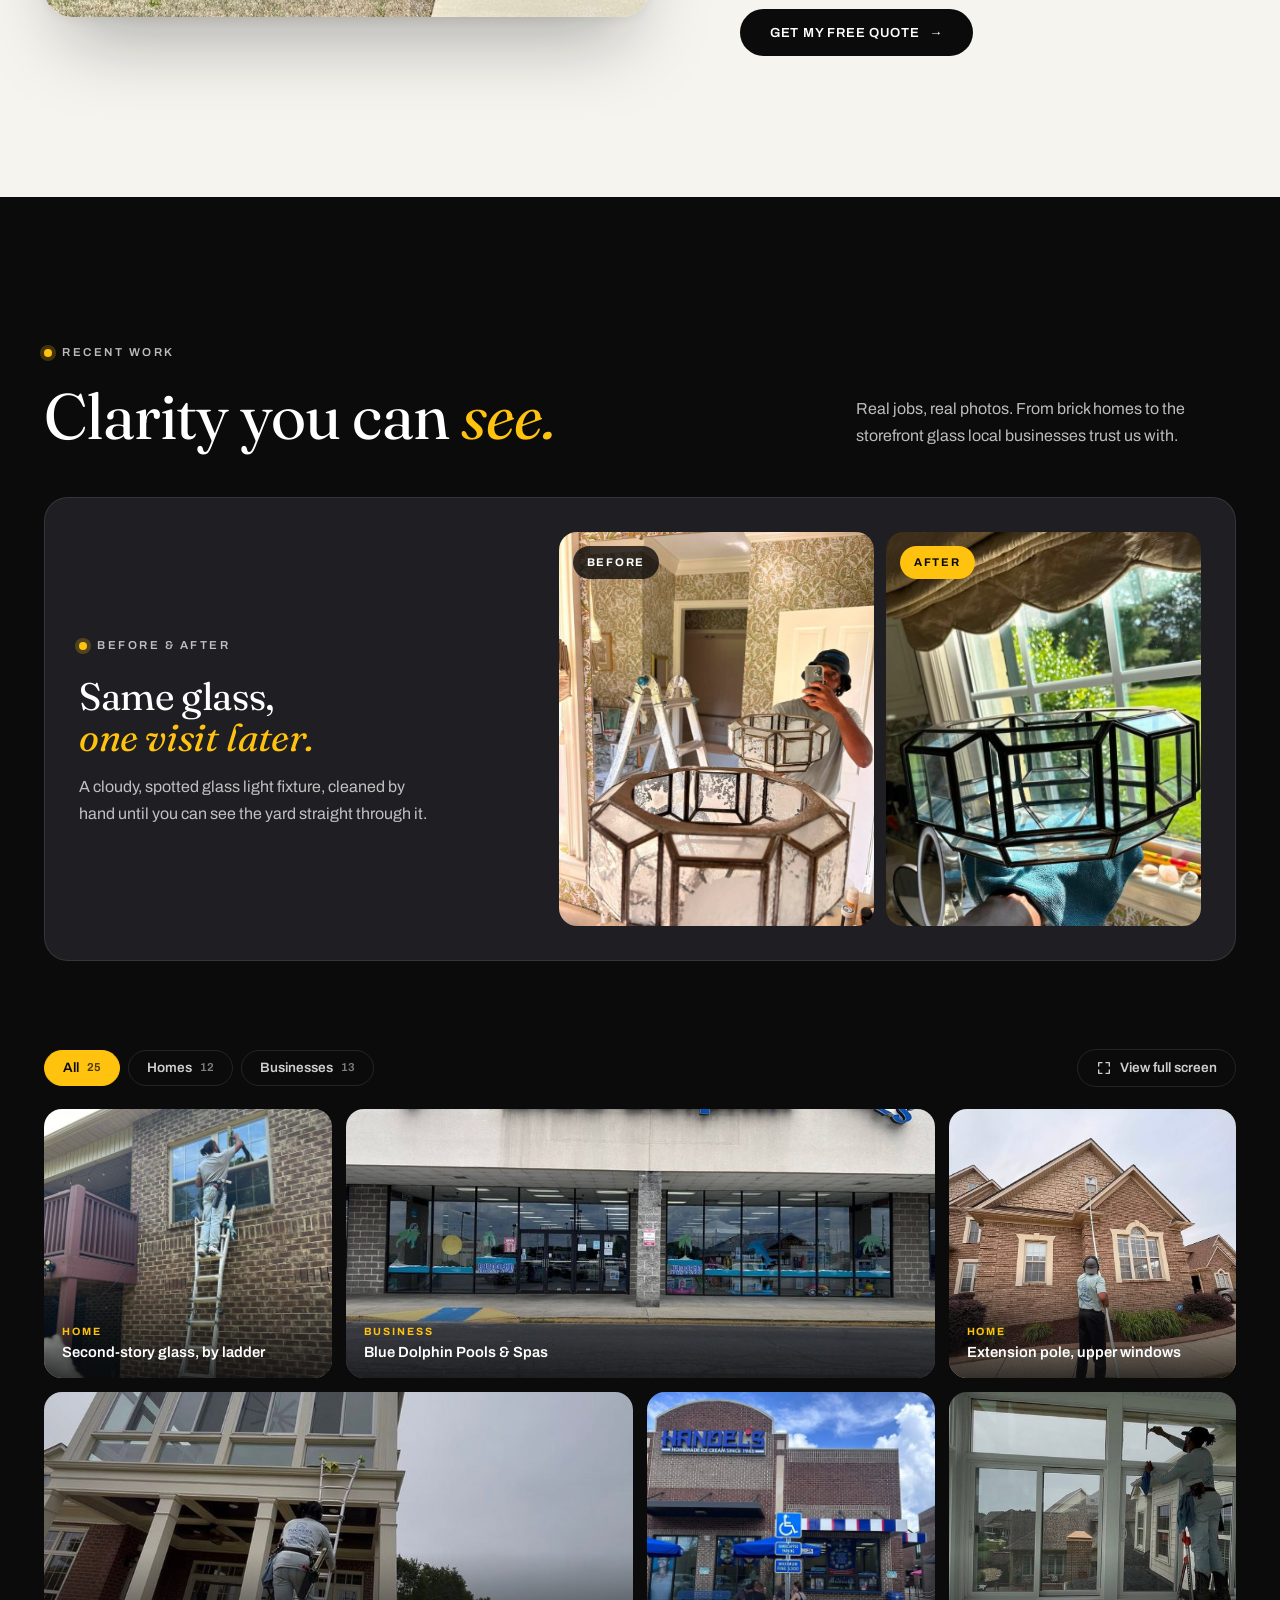
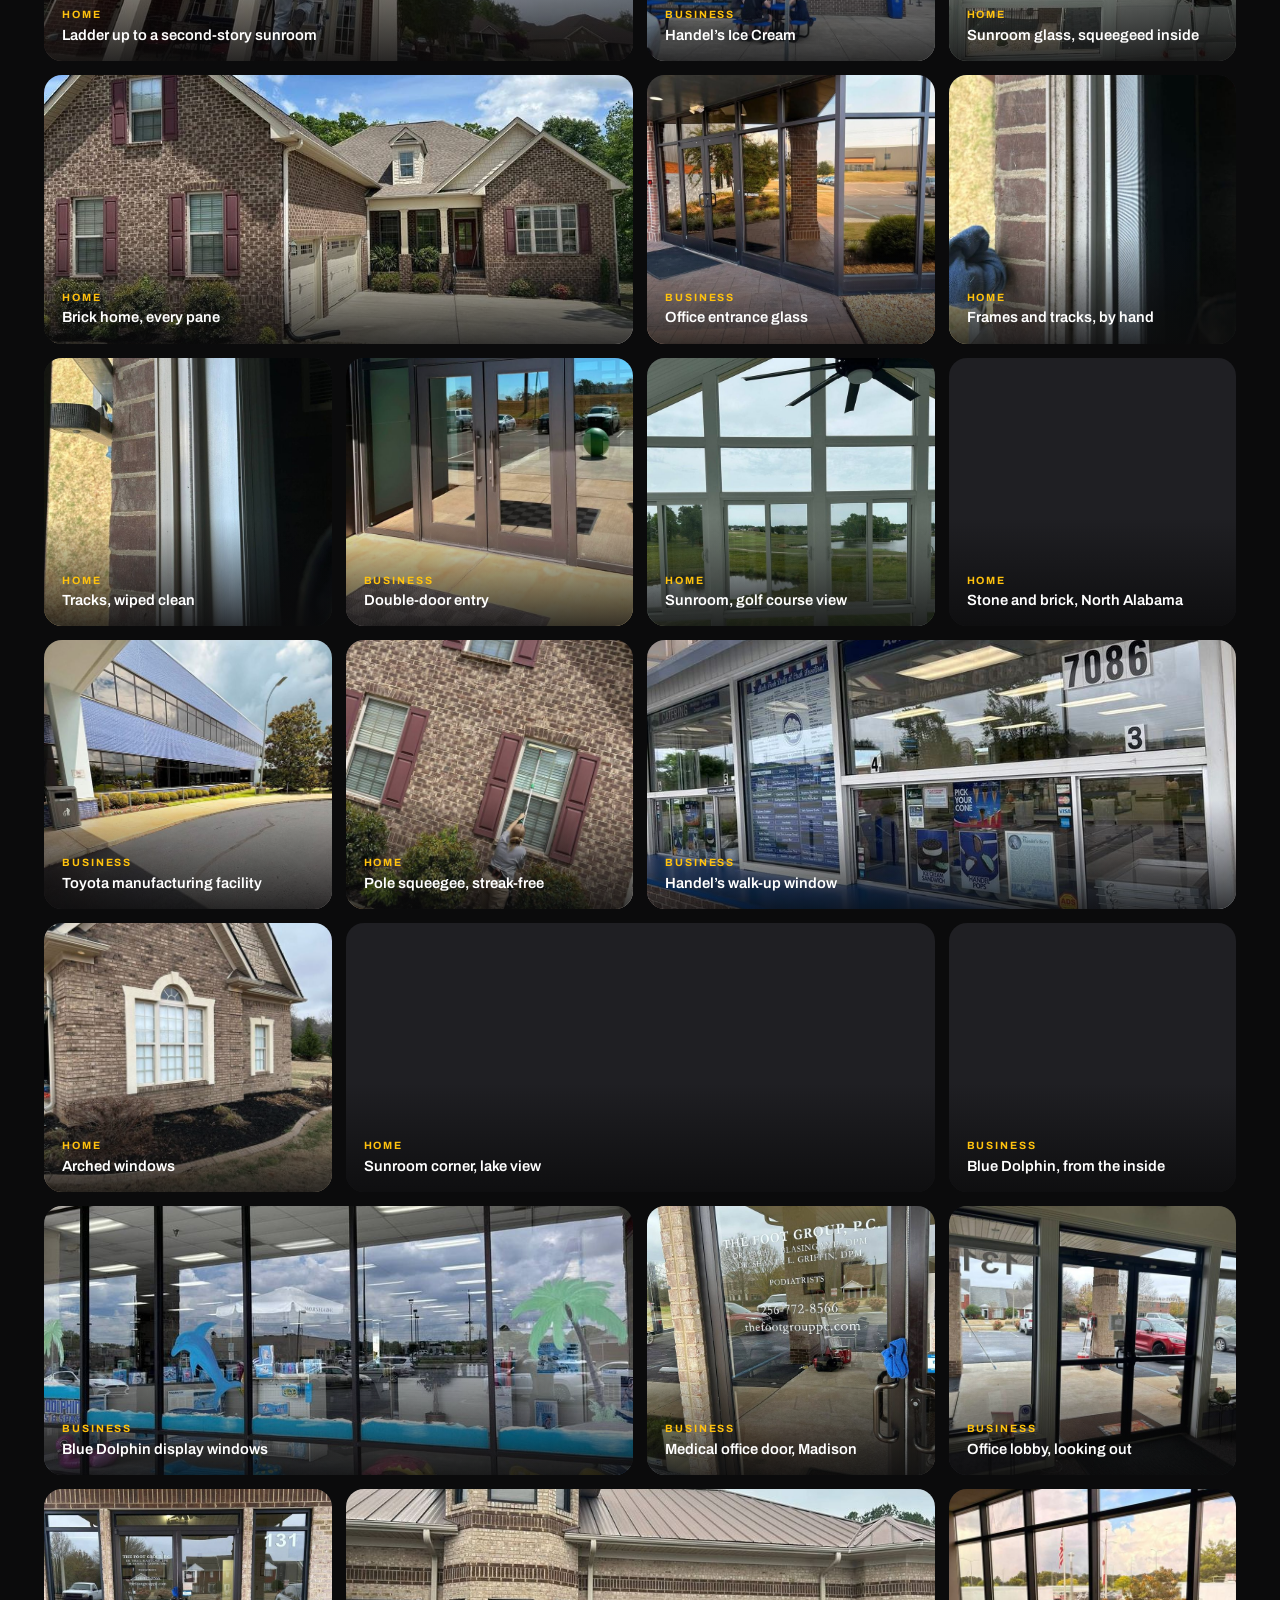
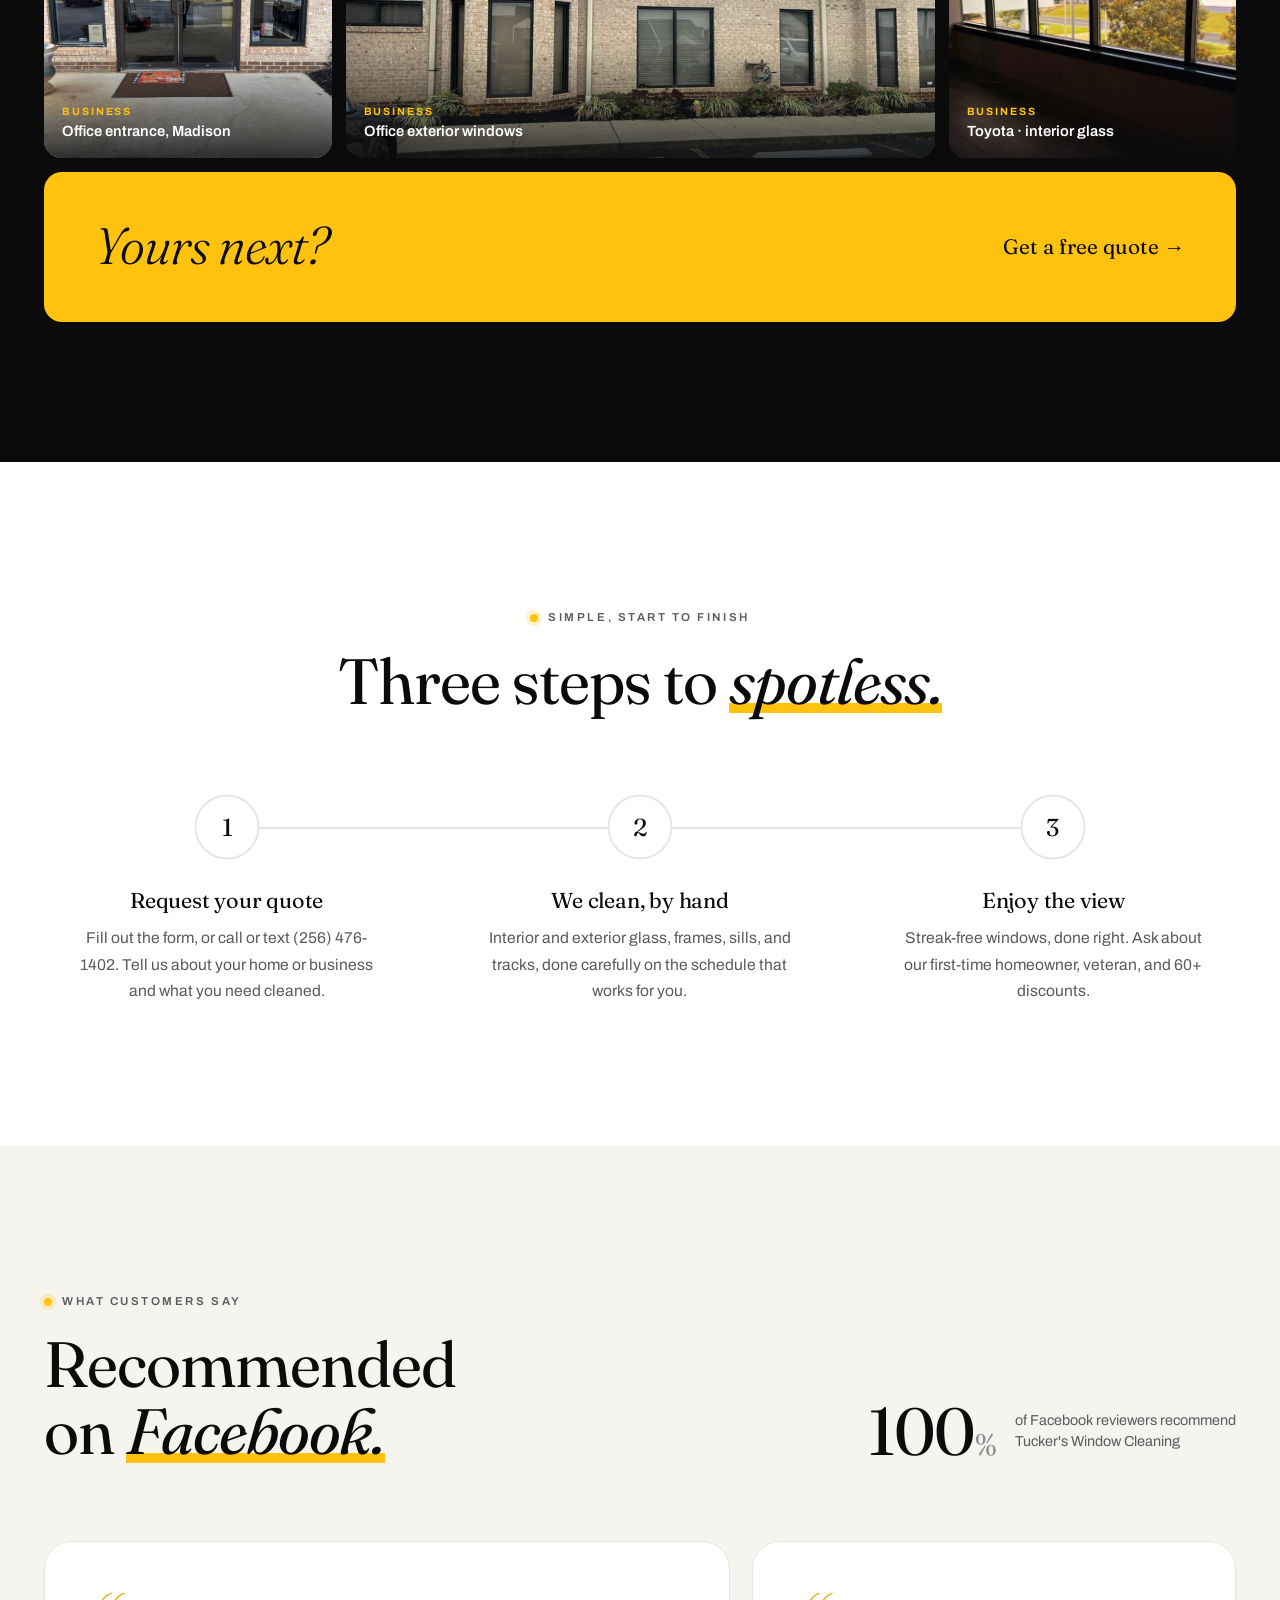
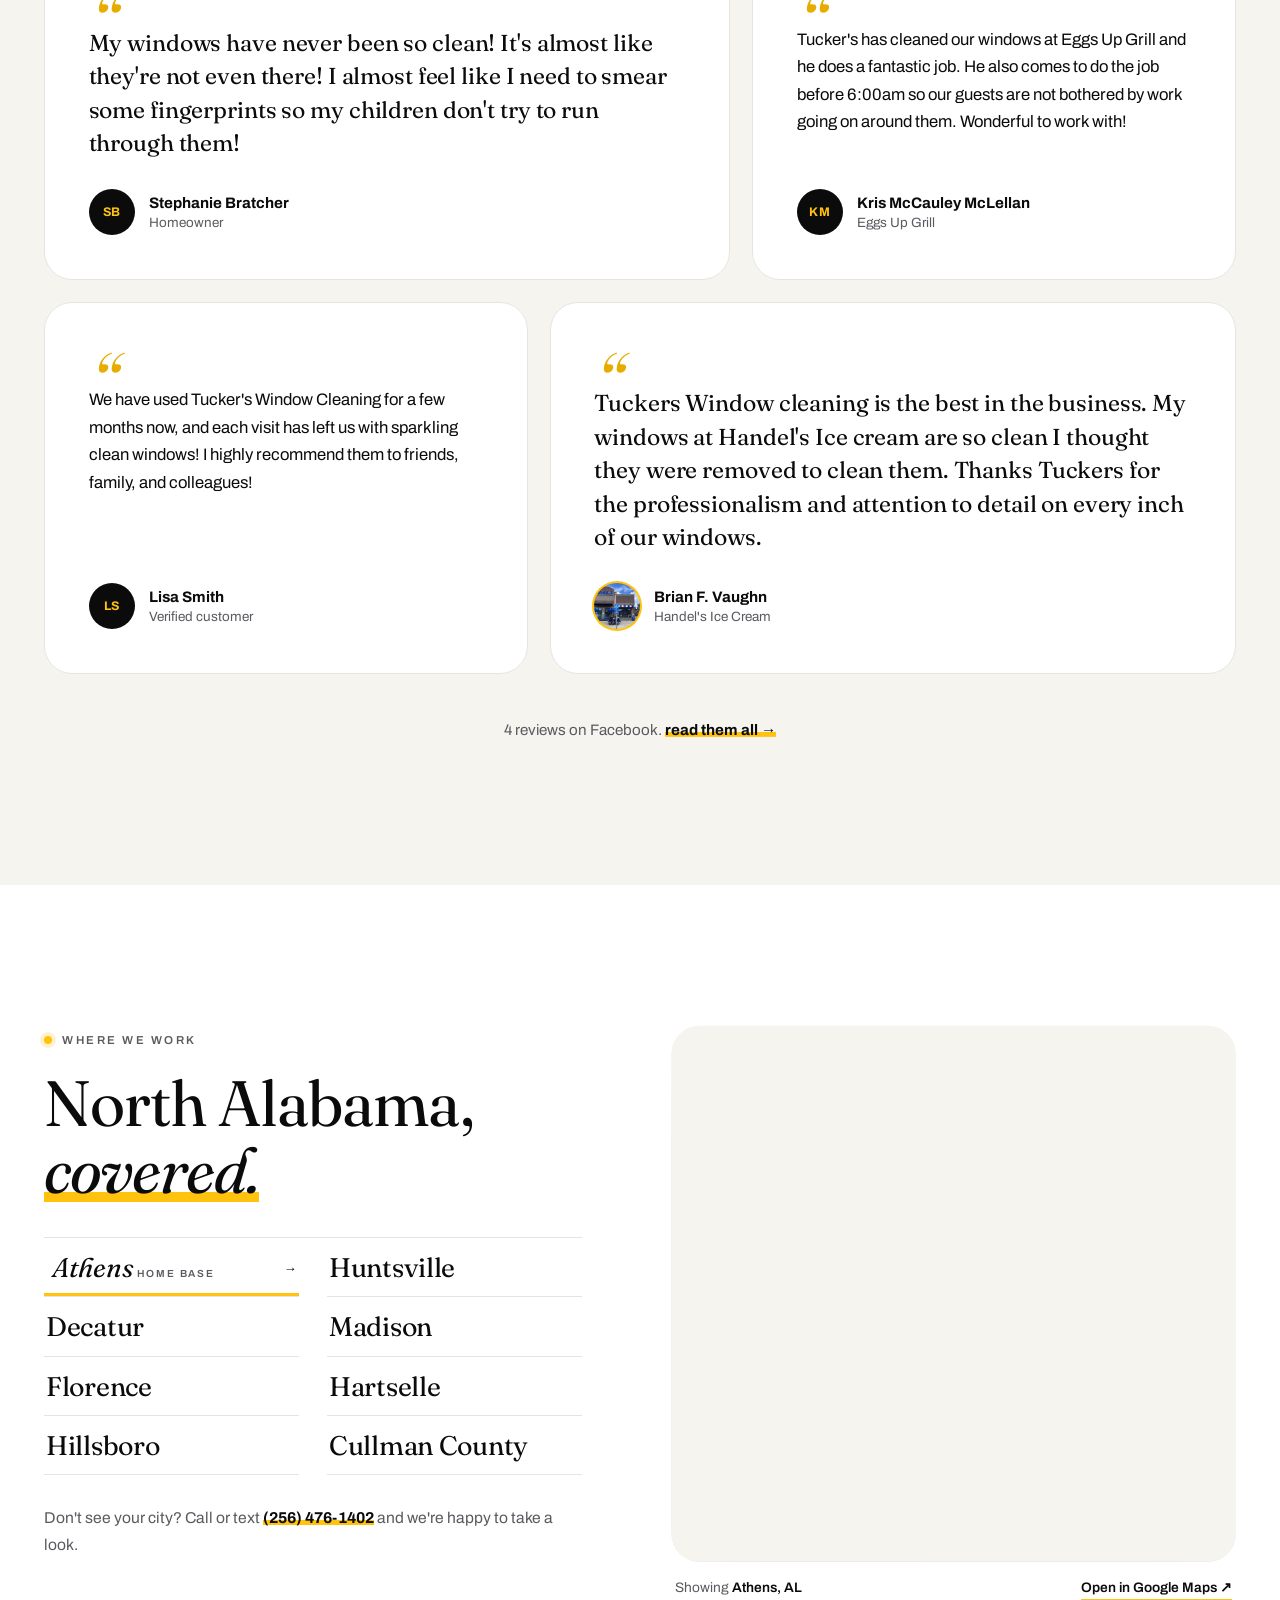
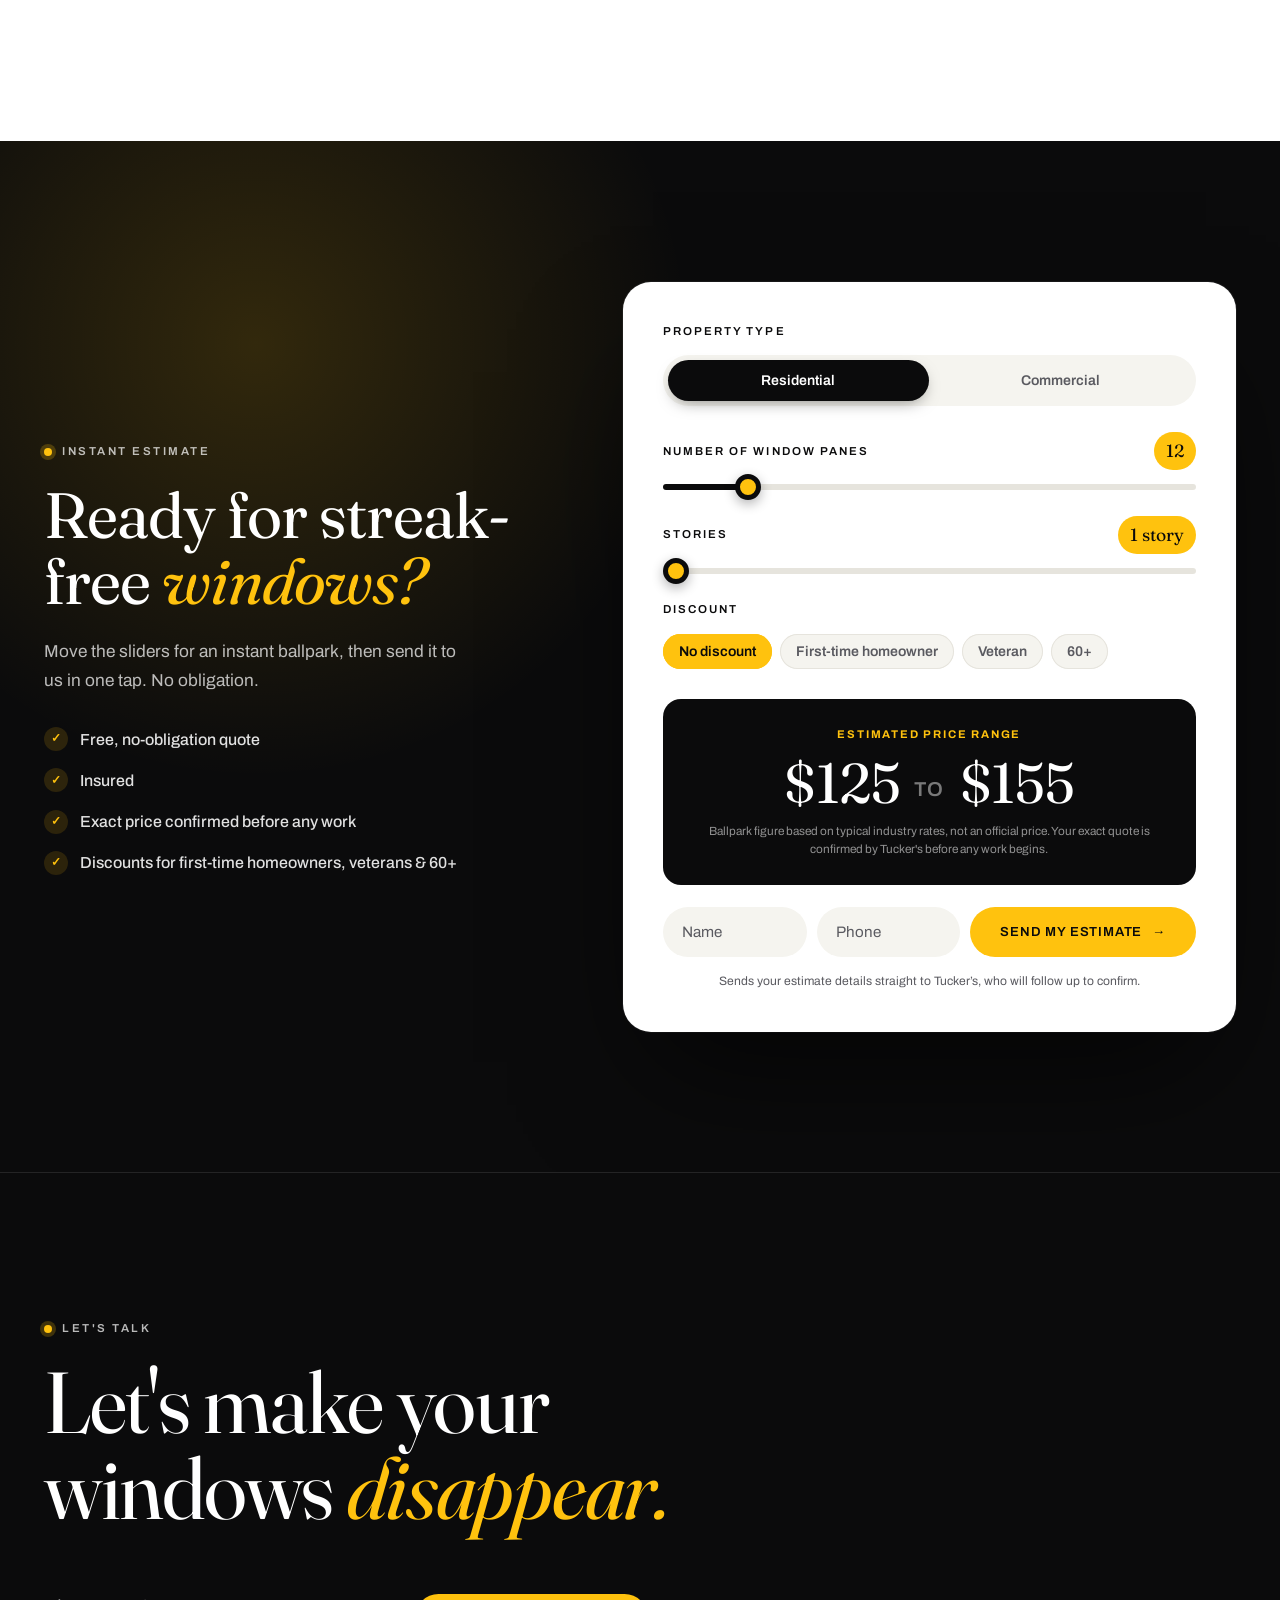
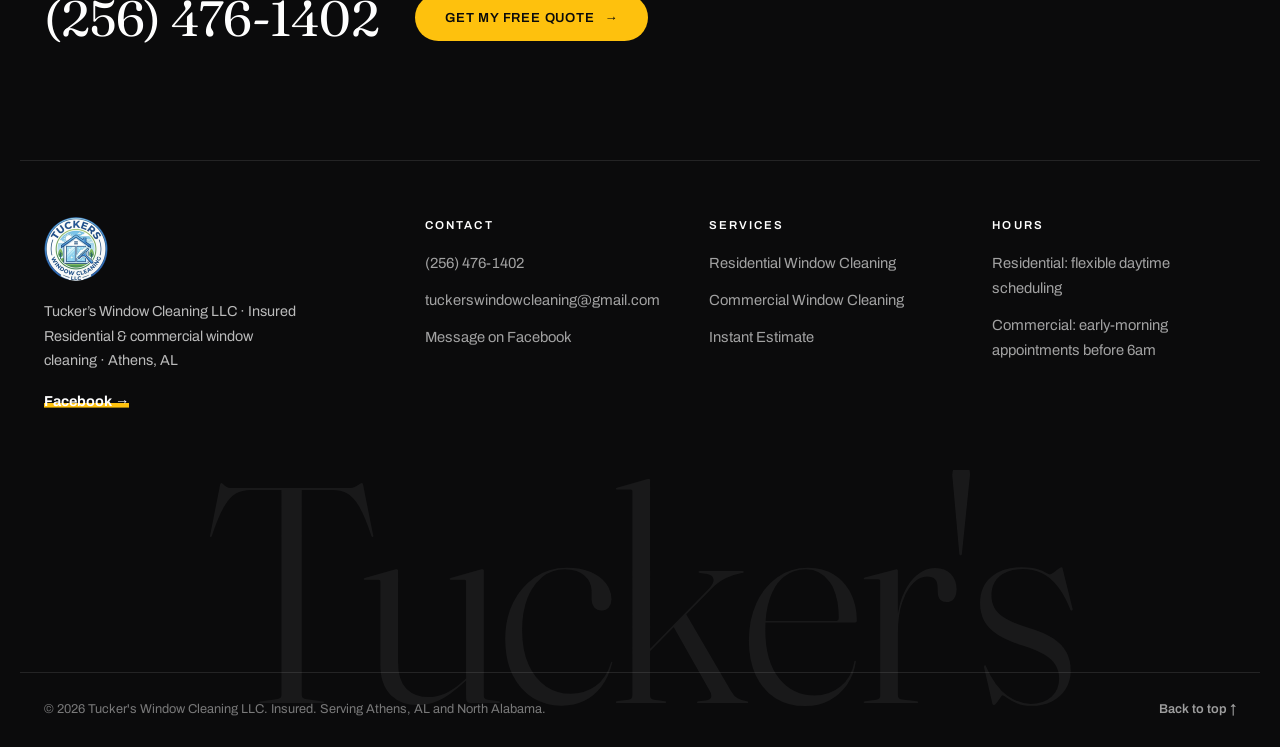
<file: legacy.html>
<!DOCTYPE html>
<html lang="en">
<head>
<meta charset="UTF-8">
<meta name="viewport" content="width=device-width, initial-scale=1.0">
<meta name="robots" content="noindex">
<title>Window Cleaning in Athens, AL | Tucker's Window Cleaning</title>
<meta name="description" content="Streak-free residential and commercial window cleaning in Athens, AL and North Alabama. Frames, sills, and tracks included. Insured. Call or text (256) 476-1402 for a free quote.">
<meta name="theme-color" content="#0b0b0c">
<link rel="canonical" href="https://tuckerswindowcleaning.com/">
<link rel="icon" href="favicon.ico" sizes="48x48">
<link rel="icon" href="assets/icons/favicon-32.png" type="image/png" sizes="32x32">
<link rel="apple-touch-icon" href="assets/icons/apple-touch-icon.png">
<meta property="og:type" content="website">
<meta property="og:site_name" content="Tucker's Window Cleaning">
<meta property="og:title" content="Tucker's Window Cleaning | Athens, AL">
<meta property="og:description" content="Streak-free residential and commercial window cleaning across North Alabama. Frames, sills, and tracks included. Insured. Call or text (256) 476-1402.">
<meta property="og:url" content="https://tuckerswindowcleaning.com/">
<meta property="og:image" content="https://tuckerswindowcleaning.com/assets/images/og-image.jpg">
<meta property="og:image:width" content="1200">
<meta property="og:image:height" content="630">
<meta property="og:image:alt" content="Tucker's Window Cleaning technician on a ladder cleaning a second-story window">
<meta name="twitter:card" content="summary_large_image">
<script>
  (function () {
    var d = document.documentElement;
    if (!window.matchMedia('(prefers-reduced-motion: reduce)').matches) {
      d.classList.add('motion');
      setTimeout(function () { if (!d.classList.contains('motion-ready')) d.classList.remove('motion'); }, 4000);
    }
  })();
</script>
<link rel="preload" href="assets/fonts/archivo-var.woff2" as="font" type="font/woff2" crossorigin>
<link rel="preload" href="assets/fonts/fraunces-var.woff2" as="font" type="font/woff2" crossorigin>
<link rel="preload" as="image" href="assets/video/hero-poster.jpg">
<link rel="stylesheet" href="assets/css/style.css?v=20261024c">
<script type="application/ld+json">
{
  "@context": "https://schema.org",
  "@type": "LocalBusiness",
  "name": "Tucker's Window Cleaning",
  "legalName": "Tucker's Window Cleaning LLC",
  "image": "https://tuckerswindowcleaning.com/assets/images/logo.png",
  "logo": "https://tuckerswindowcleaning.com/assets/images/logo.png",
  "telephone": "+12564761402",
  "email": "tuckerswindowcleaning@gmail.com",
  "url": "https://tuckerswindowcleaning.com/",
  "foundingDate": "2023",
  "sameAs": ["https://www.facebook.com/people/Tuckers-Window-Cleaning/61576311082795/"],
  "description": "Residential and commercial window cleaning serving Athens, Huntsville, Decatur, Madison, Florence, Hartselle, Hillsboro, and Cullman County, Alabama.",
  "areaServed": [
    {"@type": "City", "name": "Athens, AL"},
    {"@type": "City", "name": "Huntsville, AL"},
    {"@type": "City", "name": "Decatur, AL"},
    {"@type": "City", "name": "Madison, AL"},
    {"@type": "City", "name": "Florence, AL"},
    {"@type": "City", "name": "Hartselle, AL"},
    {"@type": "City", "name": "Hillsboro, AL"},
    {"@type": "AdministrativeArea", "name": "Cullman County, AL"}
  ],
  "address": {
    "@type": "PostalAddress",
    "addressLocality": "Athens",
    "addressRegion": "AL",
    "addressCountry": "US"
  }
}
</script>
</head>
<body>
<a class="skip" href="#main">Skip to content</a>


<!-- HEADER -->
<header class="site-header" id="site-header">
  <div class="container header-inner">
    <a class="brand" href="#top" aria-label="Tucker's Window Cleaning, back to top">
      <img src="assets/images/logo-128.png" alt="" class="brand-mark" width="46" height="46">
      <span class="brand-text">
        <span class="brand-name">Tucker's</span>
        <span class="brand-sub">Window Cleaning</span>
      </span>
    </a>

    <nav class="site-nav" id="site-nav" aria-label="Primary">
      <div class="nav-dropdown">
        <button type="button" class="nav-link nav-dropdown-btn" id="services-dropdown-btn" aria-expanded="false" aria-controls="services-dropdown-menu">Services <svg viewBox="0 0 12 8" width="10" height="7" aria-hidden="true"><path d="M1 1.5l5 5 5-5" fill="none" stroke="currentColor" stroke-width="1.8" stroke-linecap="round" stroke-linejoin="round"/></svg></button>
        <div class="nav-dropdown-menu" id="services-dropdown-menu">
          <a href="#service-residential"><span class="dd-num">01</span> Residential Window Cleaning</a>
          <a href="#service-commercial"><span class="dd-num">02</span> Commercial Window Cleaning</a>
        </div>
      </div>
      <a class="nav-link" href="#work">Our Work</a>
      <a class="nav-link" href="#about">About</a>
      <a class="nav-link" href="#reviews">Reviews</a>
      <a class="nav-link" href="#area">Service Area</a>
      <a class="nav-link" href="#estimate">Estimate</a>
    </nav>

    <div class="header-actions">
      <a href="tel:+12564761402" class="phone-pill" aria-label="Call or text (256) 476-1402">
        <svg viewBox="0 0 24 24" width="16" height="16" aria-hidden="true"><path fill="currentColor" d="M6.6 10.8a15.1 15.1 0 006.6 6.6l2.2-2.2c.3-.3.7-.4 1-.2 1.1.4 2.3.6 3.6.6.6 0 1 .4 1 1V20c0 .6-.4 1-1 1A17 17 0 013 4c0-.6.4-1 1-1h3.5c.6 0 1 .4 1 1 0 1.3.2 2.5.6 3.6.1.3 0 .7-.2 1l-2.3 2.2z"/></svg>
        <span>(256) 476-1402</span>
      </a>
      <button type="button" class="nav-toggle" id="nav-toggle" aria-label="Toggle menu" aria-expanded="false" aria-controls="mobile-nav">
        <span></span><span></span>
      </button>
    </div>
  </div>

</header>

<div class="mobile-nav" id="mobile-nav">
  <nav class="mobile-nav-links" aria-label="Mobile">
    <a href="#service-residential"><span>01</span>Residential</a>
    <a href="#service-commercial"><span>02</span>Commercial</a>
    <a href="#work"><span>03</span>Our Work</a>
    <a href="#about"><span>04</span>About</a>
    <a href="#reviews"><span>05</span>Reviews</a>
    <a href="#area"><span>06</span>Service Area</a>
    <a href="#estimate"><span>07</span>Instant Estimate</a>
  </nav>
  <a href="tel:+12564761402" class="mobile-nav-phone">Call or text (256) 476-1402</a>
</div>

<main id="main">

  <!-- HERO -->
  <section class="hero" id="top">
    <div class="hero-media">
      <video class="hero-video" autoplay muted loop playsinline preload="auto" poster="assets/video/hero-poster.jpg" aria-describedby="hero-video-desc">
        <source src="assets/video/hero-1080.webm" type="video/webm" media="(min-width: 981px)">
        <source src="assets/video/hero-1080.mp4" type="video/mp4" media="(min-width: 981px)">
        <source src="assets/video/hero-720.webm" type="video/webm">
        <source src="assets/video/hero-720.mp4" type="video/mp4">
      </video>
      <p class="sr-only" id="hero-video-desc">Video: a Tucker's technician squeegees soapy glass at Shape Corp. in smooth strokes, leaving it streak-free.</p>
      <div class="hero-shade" aria-hidden="true"></div>
      <div class="hero-frost" aria-hidden="true"></div>
      <div class="hero-blade" aria-hidden="true"></div>
    </div>
    <div class="container hero-grid">
      <div class="hero-copy">
        <p class="eyebrow eyebrow-light hero-anim">Athens, AL &middot; North Alabama</p>
        <h1 class="hero-title hero-anim">Streak-free windows, <span class="hl">done right.</span></h1>
        <p class="hero-sub hero-anim">Residential and commercial window cleaning, inside and out, by hand. Frames, sills, and tracks included on every visit. Insured.</p>

        <div class="quote-card hero-anim" id="quote">
          <form class="quote-form" id="hero-quote-form" action="https://formspree.io/f/xoeeagkk" method="POST" novalidate>
            <input type="text" name="_gotcha" class="hp" tabindex="-1" autocomplete="off" aria-hidden="true" hidden>
            <p class="quote-form-title">Get your free quote</p>
            <div class="quote-grid">
              <div class="field">
                <input type="text" name="name" id="hq-name" placeholder=" " autocomplete="name" required>
                <label for="hq-name">Your name</label>
              </div>
              <div class="field">
                <input type="tel" name="phone" id="hq-phone" placeholder=" " autocomplete="tel" required>
                <label for="hq-phone">Phone</label>
              </div>
              <div class="field field-select">
                <select name="service" id="hq-service">
                  <option value="Residential">Residential</option>
                  <option value="Commercial">Commercial</option>
                </select>
                <label for="hq-service">Service</label>
              </div>
              <button type="submit" class="btn btn-yellow" id="hq-submit">Text me a quote <span class="btn-arrow" aria-hidden="true">&rarr;</span></button>
            </div>
            <p class="quote-form-note" id="hq-note" role="status">Goes straight to Tucker&rsquo;s, who will follow up by call or text.</p>
          </form>
        </div>

        <div class="hero-proof hero-anim">
          <span class="hero-proof-avatars" aria-hidden="true"><span>SB</span><span>KM</span><span>LS</span><span>BV</span></span>
          <span class="hero-proof-text"><strong>100%</strong> of Facebook reviewers recommend us</span>
          <a href="#estimate" class="hero-proof-link">Instant estimate &rarr;</a>
        </div>
      </div>
    </div>
    <p class="hero-chip"><span class="tick" aria-hidden="true">&#10003;</span> On the job at Shape Corp.</p>
    <button type="button" class="video-toggle" id="video-toggle" aria-pressed="false" aria-label="Pause video">
      <svg class="icon-pause" viewBox="0 0 24 24" width="16" height="16" aria-hidden="true"><path fill="currentColor" d="M7 5h4v14H7zM13 5h4v14h-4z"/></svg>
      <svg class="icon-play" viewBox="0 0 24 24" width="16" height="16" aria-hidden="true"><path fill="currentColor" d="M8 5v14l11-7z"/></svg>
    </button>
  </section>

  <!-- TRUSTED BY -->
  <div class="marquee marquee-clients">
    <p class="marquee-label" aria-hidden="true"><span>Trusted by</span></p>
    <p class="sr-only">Trusted by Toyota, Shape Corp., Handel&rsquo;s Ice Cream, Blue Dolphin Pools &amp; Spas, and Eggs Up Grill.</p>
    <div class="marquee-track" aria-hidden="true">
      <div class="marquee-group">
        <span>Toyota</span><i>&#10022;</i>
        <span>Shape Corp.</span><i>&#10022;</i>
        <span>Handel&rsquo;s Ice Cream</span><i>&#10022;</i>
        <span>Blue Dolphin Pools &amp; Spas</span><i>&#10022;</i>
        <span>Eggs Up Grill</span><i>&#10022;</i>
      </div>
      <div class="marquee-group">
        <span>Toyota</span><i>&#10022;</i>
        <span>Shape Corp.</span><i>&#10022;</i>
        <span>Handel&rsquo;s Ice Cream</span><i>&#10022;</i>
        <span>Blue Dolphin Pools &amp; Spas</span><i>&#10022;</i>
        <span>Eggs Up Grill</span><i>&#10022;</i>
      </div>
    </div>
  </div>

  <!-- ABOUT -->
  <section class="section about" id="about">
    <div class="container">
      <p class="eyebrow" data-reveal>About Tucker's</p>
      <p class="statement">Tucker started this business in Athens with one rule: <em>clean it like it's your own house.</em></p>

      <div class="about-grid">
        <div class="about-media img-reveal" data-img-reveal>
          <img src="assets/images/action-squeegee.jpg" srcset="assets/images/action-squeegee-800.jpg 800w, assets/images/action-squeegee.jpg 1600w" sizes="(max-width: 980px) 90vw, 46vw" alt="Tucker's Window Cleaning technician using a pole squeegee for a streak-free finish" loading="lazy">
        </div>
        <div class="about-copy">
          <p class="lede" data-reveal>That's why manufacturers like Toyota and Shape Corp. trust him with their glass, why local restaurants call him back before sunrise, and why homeowners keep him on speed dial.</p>
          <p data-reveal>No shortcuts, no streaks, no excuses.</p>
          <p class="about-phone" data-reveal>Questions? Call or text <a href="tel:+12564761402" class="link-underline">(256) 476-1402</a></p>

          <dl class="stats" data-stagger>
            <div class="stat">
              <dt class="stat-num"><span data-count="6">6</span><em>counties</em></dt>
              <dd>Limestone, Madison, Morgan, Lauderdale, Lawrence &amp; Cullman</dd>
            </div>
            <div class="stat">
              <dt class="stat-num"><span data-count="100">100</span><em class="unit-tight">%</em></dt>
              <dd>of Facebook reviewers recommend us</dd>
            </div>
            <div class="stat">
              <dt class="stat-num"><small>before</small><span data-count="6">6</span><em>am</em></dt>
              <dd>Commercial jobs, so you open on time</dd>
            </div>
            <div class="stat">
              <dt class="stat-num"><span data-count="3">3</span><em>discounts</em></dt>
              <dd>First-time homeowner, veteran &amp; 60+</dd>
            </div>
          </dl>
        </div>
      </div>
    </div>
  </section>

  <!-- SERVICES -->
  <section class="section section-tint services" id="services">
    <header class="container sechead sechead-split">
      <div>
        <p class="eyebrow" data-reveal>What we do</p>
        <h2 data-split>Two services. One <span class="hl">standard.</span></h2>
      </div>
      <p class="sechead-lede" data-reveal>Every job gets the same care, whether it's a family home or a busy storefront.</p>
    </header>

    <div class="container svc" data-reveal>
      <div class="svc-tabs segmented" role="tablist" aria-label="Choose a service" data-active="0">
        <span class="seg-pill" aria-hidden="true"></span>
        <button type="button" class="seg svc-tab is-active" role="tab" id="tab-residential" aria-controls="service-residential" aria-selected="true">Residential</button>
        <button type="button" class="seg svc-tab" role="tab" id="tab-commercial" aria-controls="service-commercial" aria-selected="false" tabindex="-1">Commercial</button>
      </div>

      <article class="service" id="service-residential" role="tabpanel" aria-labelledby="tab-residential" tabindex="-1">
        <div class="service-media">
          <img src="assets/images/residential-brick.jpg" srcset="assets/images/residential-brick-800.jpg 800w, assets/images/residential-brick.jpg 1600w" sizes="(max-width: 980px) 90vw, 46vw" alt="Two-story brick home with clean, streak-free windows in Athens, AL" loading="lazy">
          <span class="service-tag">Residential</span>
        </div>
        <div class="service-copy">
          <span class="service-num" aria-hidden="true">01</span>
          <h3>Residential Window Cleaning</h3>
          <p class="service-sub">Interior &amp; exterior, by hand</p>
          <p>The kind of clean where you catch yourself checking twice to see if the window's even there. We work homes across Athens, Huntsville, Decatur, Madison, Florence, Hartselle, Hillsboro, and Cullman County.</p>
          <ul class="check-list">
            <li>Interior and exterior glass, cleaned by hand</li>
            <li>Frames, sills, and tracks included</li>
            <li>Streak-free finish, every visit</li>
            <li>Insured, for your peace of mind</li>
            <li>First-time homeowner, veteran, and 60+ discounts</li>
          </ul>
          <a href="#quote" class="btn btn-dark">Get my free quote <span class="btn-arrow" aria-hidden="true">&rarr;</span></a>
        </div>
      </article>

      <article class="service" id="service-commercial" role="tabpanel" aria-labelledby="tab-commercial" tabindex="-1" hidden>
        <div class="service-media">
          <img src="assets/images/commercial-toyota.jpg" srcset="assets/images/commercial-toyota-800.jpg 800w, assets/images/commercial-toyota.jpg 1600w" sizes="(max-width: 980px) 90vw, 46vw" alt="Toyota manufacturing facility with long bands of clean glass" loading="lazy">
          <span class="service-tag">Commercial</span>
        </div>
        <div class="service-copy">
          <span class="service-num" aria-hidden="true">02</span>
          <h3>Commercial Window Cleaning</h3>
          <p class="service-sub">Storefronts &amp; facilities that open on time</p>
          <p>From manufacturing plants like Toyota and Shape Corp. to local favorites like Handel's Ice Cream, Blue Dolphin Pools &amp; Spas, and Eggs Up Grill. Early-morning scheduling means your glass is spotless before your first customer walks in.</p>
          <ul class="check-list">
            <li>Early-morning scheduling, before 6am</li>
            <li>One crew, one point of contact</li>
            <li>Insured, for your peace of mind</li>
            <li>Storefronts, restaurants, and manufacturing facilities</li>
            <li>Trusted by Toyota and Shape Corp.</li>
          </ul>
          <a href="#quote" class="btn btn-dark">Get my free quote <span class="btn-arrow" aria-hidden="true">&rarr;</span></a>
        </div>
      </article>
    </div>
  </section>

  <!-- GALLERY (pinned horizontal scroll on desktop, swipe on mobile) -->
  <section class="work" id="work">
    <header class="container work-head">
      <div>
        <p class="eyebrow eyebrow-light" data-reveal>Recent work</p>
        <h2 data-split>Clarity you can <span class="hl">see.</span></h2>
      </div>
      <div class="work-head-side">
        <p data-reveal>Real jobs, real photos. From brick homes to the storefront glass local businesses trust us with.</p>
      </div>
    </header>

    <div class="container">
      <div class="ba" data-reveal>
        <div class="ba-copy">
          <p class="eyebrow eyebrow-light">Before &amp; after</p>
          <h3>Same glass, <span class="hl">one visit later.</span></h3>
          <p>A cloudy, spotted glass light fixture, cleaned by hand until you can see the yard straight through it.</p>
        </div>
        <div class="ba-pair">
          <figure class="ba-shot" data-caption="Before · cloudy, spotted glass">
            <button type="button" class="work-card-open" aria-label="Enlarge photo: before"></button>
            <img src="assets/images/fixture-before.jpg" srcset="assets/images/fixture-before-800.jpg 800w, assets/images/fixture-before.jpg 1125w" sizes="(max-width: 980px) 50vw, 30vw" alt="Glass light fixture before cleaning, cloudy and spotted" loading="lazy" decoding="async">
            <span class="ba-tag">Before</span>
          </figure>
          <figure class="ba-shot" data-caption="After · cleaned by hand">
            <button type="button" class="work-card-open" aria-label="Enlarge photo: after"></button>
            <img src="assets/images/fixture-after.jpg" srcset="assets/images/fixture-after-800.jpg 800w, assets/images/fixture-after.jpg 885w" sizes="(max-width: 980px) 50vw, 30vw" alt="The same glass light fixture after cleaning, completely clear" loading="lazy" decoding="async">
            <span class="ba-tag ba-tag-after">After</span>
          </figure>
        </div>
      </div>

      <div class="work-bar">
        <div class="work-filters" role="group" aria-label="Filter photos">
          <button type="button" class="work-filter is-active" data-filter="all" aria-pressed="true">All <span>25</span></button>
          <button type="button" class="work-filter" data-filter="home" aria-pressed="false">Homes <span>12</span></button>
          <button type="button" class="work-filter" data-filter="business" aria-pressed="false">Businesses <span>13</span></button>
        </div>
        <button type="button" class="work-fullscreen" id="gallery-view-all">
          <svg viewBox="0 0 24 24" width="16" height="16" aria-hidden="true"><path d="M4 9V4h5M20 9V4h-5M4 15v5h5M20 15v5h-5" fill="none" stroke="currentColor" stroke-width="2" stroke-linecap="round" stroke-linejoin="round"/></svg>
          View full screen
        </button>
      </div>

      <div class="work-grid" id="gallery-grid">
          <figure class="work-card" data-cat="home" data-caption="Home · Second-story glass, by ladder">
            <button type="button" class="work-card-open" aria-label="Enlarge photo: Second-story glass, by ladder"></button>
            <div class="work-card-img"><img src="assets/images/hero-action.jpg" srcset="assets/images/hero-action-800.jpg 800w, assets/images/hero-action.jpg 1600w" sizes="(max-width: 980px) 50vw, 25vw" alt="Technician on a ladder cleaning a second-story window on a brick home" loading="lazy" decoding="async"></div>
            <figcaption><span>Home</span>Second-story glass, by ladder</figcaption>
          </figure>
          <figure class="work-card work-card-wide" data-cat="business" data-caption="Business · Blue Dolphin Pools &amp; Spas">
            <button type="button" class="work-card-open" aria-label="Enlarge photo: Blue Dolphin Pools &amp; Spas"></button>
            <div class="work-card-img"><img src="assets/images/bluedolphin-storefront.jpg" srcset="assets/images/bluedolphin-storefront-800.jpg 800w, assets/images/bluedolphin-storefront.jpg 1600w" sizes="(max-width: 980px) 100vw, 50vw" alt="Blue Dolphin Pools and Spas storefront with a full wall of clean glass" loading="lazy" decoding="async"></div>
            <figcaption><span>Business</span>Blue Dolphin Pools &amp; Spas</figcaption>
          </figure>
          <figure class="work-card" data-cat="home" data-caption="Home · Extension pole, upper windows">
            <button type="button" class="work-card-open" aria-label="Enlarge photo: Extension pole, upper windows"></button>
            <div class="work-card-img"><img src="assets/images/job-pole-brick.jpg" srcset="assets/images/job-pole-brick-800.jpg 800w, assets/images/job-pole-brick.jpg 1600w" sizes="(max-width: 980px) 50vw, 25vw" alt="Technician in a Tucker&rsquo;s shirt using an extension pole on the upper windows of a brick home" loading="lazy" decoding="async"></div>
            <figcaption><span>Home</span>Extension pole, upper windows</figcaption>
          </figure>
          <figure class="work-card work-card-wide" data-cat="home" data-caption="Home · Ladder up to a second-story sunroom">
            <button type="button" class="work-card-open" aria-label="Enlarge photo: Ladder up to a second-story sunroom"></button>
            <div class="work-card-img"><img src="assets/images/sunroom-ladder.jpg" srcset="assets/images/sunroom-ladder-800.jpg 800w, assets/images/sunroom-ladder.jpg 1170w" sizes="(max-width: 980px) 100vw, 50vw" alt="Technician in a Tucker&rsquo;s shirt climbing a ladder to clean second-story sunroom windows" loading="lazy" decoding="async"></div>
            <figcaption><span>Home</span>Ladder up to a second-story sunroom</figcaption>
          </figure>
          <figure class="work-card" data-cat="business" data-caption="Business · Handel&rsquo;s Ice Cream">
            <button type="button" class="work-card-open" aria-label="Enlarge photo: Handel&rsquo;s Ice Cream"></button>
            <div class="work-card-img"><img src="assets/images/commercial-handels-close.jpg" srcset="assets/images/commercial-handels-close-800.jpg 800w, assets/images/commercial-handels-close.jpg 1600w" sizes="(max-width: 980px) 50vw, 25vw" alt="Handel&rsquo;s Homemade Ice Cream storefront with clean windows" loading="lazy" decoding="async"></div>
            <figcaption><span>Business</span>Handel&rsquo;s Ice Cream</figcaption>
          </figure>
          <figure class="work-card work-card-wide" data-cat="home" data-caption="Home · Sunroom glass, squeegeed inside">
            <button type="button" class="work-card-open" aria-label="Enlarge photo: Sunroom glass, squeegeed inside"></button>
            <div class="work-card-img"><img src="assets/images/sunroom-squeegee.jpg" srcset="assets/images/sunroom-squeegee-800.jpg 800w, assets/images/sunroom-squeegee.jpg 1170w" sizes="(max-width: 980px) 100vw, 50vw" alt="Technician on a stepladder squeegeeing the upper sunroom windows from inside" loading="lazy" decoding="async"></div>
            <figcaption><span>Home</span>Sunroom glass, squeegeed inside</figcaption>
          </figure>
          <figure class="work-card work-card-wide" data-cat="home" data-caption="Home · Brick home, every pane">
            <button type="button" class="work-card-open" aria-label="Enlarge photo: Brick home, every pane"></button>
            <div class="work-card-img"><img src="assets/images/residential-brick.jpg" srcset="assets/images/residential-brick-800.jpg 800w, assets/images/residential-brick.jpg 1600w" sizes="(max-width: 980px) 100vw, 50vw" alt="Two-story brick home with clean, streak-free windows" loading="lazy" decoding="async"></div>
            <figcaption><span>Home</span>Brick home, every pane</figcaption>
          </figure>
          <figure class="work-card" data-cat="business" data-caption="Business · Office entrance glass">
            <button type="button" class="work-card-open" aria-label="Enlarge photo: Office entrance glass"></button>
            <div class="work-card-img"><img src="assets/images/commercial-entrance.jpg" srcset="assets/images/commercial-entrance-800.jpg 800w, assets/images/commercial-entrance.jpg 1600w" sizes="(max-width: 980px) 50vw, 25vw" alt="Brick office entrance with clean, reflective glass doors and windows" loading="lazy" decoding="async"></div>
            <figcaption><span>Business</span>Office entrance glass</figcaption>
          </figure>
          <figure class="work-card" data-cat="home" data-caption="Home · Frames and tracks, by hand">
            <button type="button" class="work-card-open" aria-label="Enlarge photo: Frames and tracks, by hand"></button>
            <div class="work-card-img"><img src="assets/images/detail-frame.jpg" srcset="assets/images/detail-frame-800.jpg 800w, assets/images/detail-frame.jpg 1600w" sizes="(max-width: 980px) 50vw, 25vw" alt="Gloved hand cleaning a window frame and track" loading="lazy" decoding="async"></div>
            <figcaption><span>Home</span>Frames and tracks, by hand</figcaption>
          </figure>
          <figure class="work-card" data-cat="home" data-caption="Home · Tracks, wiped clean">
            <button type="button" class="work-card-open" aria-label="Enlarge photo: Tracks, wiped clean"></button>
            <div class="work-card-img"><img src="assets/images/detail-track.jpg" srcset="assets/images/detail-track-800.jpg 800w, assets/images/detail-track.jpg 1500w" sizes="(max-width: 980px) 50vw, 25vw" alt="Close-up of a window track and frame wiped clean, ladder outside" loading="lazy" decoding="async"></div>
            <figcaption><span>Home</span>Tracks, wiped clean</figcaption>
          </figure>
          <figure class="work-card" data-cat="business" data-caption="Business · Double-door entry">
            <button type="button" class="work-card-open" aria-label="Enlarge photo: Double-door entry"></button>
            <div class="work-card-img"><img src="assets/images/commercial-doors.jpg" srcset="assets/images/commercial-doors-800.jpg 800w, assets/images/commercial-doors.jpg 1600w" sizes="(max-width: 980px) 50vw, 25vw" alt="Commercial double glass doors, spotless, reflecting the parking lot" loading="lazy" decoding="async"></div>
            <figcaption><span>Business</span>Double-door entry</figcaption>
          </figure>
          <figure class="work-card" data-cat="home" data-caption="Home · Sunroom, golf course view">
            <button type="button" class="work-card-open" aria-label="Enlarge photo: Sunroom, golf course view"></button>
            <div class="work-card-img"><img src="assets/images/sunroom-golf.jpg" srcset="assets/images/sunroom-golf-800.jpg 800w, assets/images/sunroom-golf.jpg 1500w" sizes="(max-width: 980px) 50vw, 25vw" alt="Clean sunroom windows looking out over a golf course and ponds" loading="lazy" decoding="async"></div>
            <figcaption><span>Home</span>Sunroom, golf course view</figcaption>
          </figure>
          <figure class="work-card work-card-wide" data-cat="home" data-caption="Home · Stone and brick, North Alabama">
            <button type="button" class="work-card-open" aria-label="Enlarge photo: Stone and brick, North Alabama"></button>
            <div class="work-card-img"><img src="assets/images/residential-stone-wide.jpg" srcset="assets/images/residential-stone-wide-800.jpg 800w, assets/images/residential-stone-wide.jpg 1600w" sizes="(max-width: 980px) 100vw, 50vw" alt="Large stone and brick home exterior with sparkling windows" loading="lazy" decoding="async"></div>
            <figcaption><span>Home</span>Stone and brick, North Alabama</figcaption>
          </figure>
          <figure class="work-card" data-cat="business" data-caption="Business · Toyota manufacturing facility">
            <button type="button" class="work-card-open" aria-label="Enlarge photo: Toyota manufacturing facility"></button>
            <div class="work-card-img"><img src="assets/images/commercial-toyota.jpg" srcset="assets/images/commercial-toyota-800.jpg 800w, assets/images/commercial-toyota.jpg 1600w" sizes="(max-width: 980px) 50vw, 25vw" alt="Toyota manufacturing facility with long bands of clean glass" loading="lazy" decoding="async"></div>
            <figcaption><span>Business</span>Toyota manufacturing facility</figcaption>
          </figure>
          <figure class="work-card" data-cat="home" data-caption="Home · Pole squeegee, streak-free">
            <button type="button" class="work-card-open" aria-label="Enlarge photo: Pole squeegee, streak-free"></button>
            <div class="work-card-img"><img src="assets/images/action-squeegee.jpg" srcset="assets/images/action-squeegee-800.jpg 800w, assets/images/action-squeegee.jpg 1600w" sizes="(max-width: 980px) 50vw, 25vw" alt="Technician using a pole squeegee on a brick home" loading="lazy" decoding="async"></div>
            <figcaption><span>Home</span>Pole squeegee, streak-free</figcaption>
          </figure>
          <figure class="work-card work-card-wide" data-cat="business" data-caption="Business · Handel&rsquo;s walk-up window">
            <button type="button" class="work-card-open" aria-label="Enlarge photo: Handel&rsquo;s walk-up window"></button>
            <div class="work-card-img"><img src="assets/images/commercial-handels.jpg" srcset="assets/images/commercial-handels-800.jpg 800w, assets/images/commercial-handels.jpg 1600w" sizes="(max-width: 980px) 100vw, 50vw" alt="Close-up of Handel&rsquo;s walk-up window glass" loading="lazy" decoding="async"></div>
            <figcaption><span>Business</span>Handel&rsquo;s walk-up window</figcaption>
          </figure>
          <figure class="work-card" data-cat="home" data-caption="Home · Arched windows">
            <button type="button" class="work-card-open" aria-label="Enlarge photo: Arched windows"></button>
            <div class="work-card-img"><img src="assets/images/residential-stone-close.jpg" srcset="assets/images/residential-stone-close-800.jpg 800w, assets/images/residential-stone-close.jpg 1600w" sizes="(max-width: 980px) 50vw, 25vw" alt="Stone home with clean arched windows" loading="lazy" decoding="async"></div>
            <figcaption><span>Home</span>Arched windows</figcaption>
          </figure>
          <figure class="work-card work-card-wide" data-cat="home" data-caption="Home · Sunroom corner, lake view">
            <button type="button" class="work-card-open" aria-label="Enlarge photo: Sunroom corner, lake view"></button>
            <div class="work-card-img"><img src="assets/images/sunroom-lake.jpg" srcset="assets/images/sunroom-lake-800.jpg 800w, assets/images/sunroom-lake.jpg 1600w" sizes="(max-width: 980px) 100vw, 50vw" alt="Corner of a sunroom with clean floor-to-ceiling windows looking out on a lake" loading="lazy" decoding="async"></div>
            <figcaption><span>Home</span>Sunroom corner, lake view</figcaption>
          </figure>
          <figure class="work-card work-card-wide" data-cat="business" data-caption="Business · Blue Dolphin, from the inside">
            <button type="button" class="work-card-open" aria-label="Enlarge photo: Blue Dolphin, from the inside"></button>
            <div class="work-card-img"><img src="assets/images/bluedolphin-inside.jpg" srcset="assets/images/bluedolphin-inside-800.jpg 800w, assets/images/bluedolphin-inside.jpg 1600w" sizes="(max-width: 980px) 100vw, 50vw" alt="View from inside Blue Dolphin through clean storefront windows to the parking lot" loading="lazy" decoding="async"></div>
            <figcaption><span>Business</span>Blue Dolphin, from the inside</figcaption>
          </figure>
          <figure class="work-card work-card-wide" data-cat="business" data-caption="Business · Blue Dolphin display windows">
            <button type="button" class="work-card-open" aria-label="Enlarge photo: Blue Dolphin display windows"></button>
            <div class="work-card-img"><img src="assets/images/bluedolphin-display.jpg" srcset="assets/images/bluedolphin-display-800.jpg 800w, assets/images/bluedolphin-display.jpg 1600w" sizes="(max-width: 980px) 100vw, 50vw" alt="Blue Dolphin display windows, clean glass with painted palm trees and a dolphin" loading="lazy" decoding="async"></div>
            <figcaption><span>Business</span>Blue Dolphin display windows</figcaption>
          </figure>
          <figure class="work-card" data-cat="business" data-caption="Business · Medical office door, Madison">
            <button type="button" class="work-card-open" aria-label="Enlarge photo: Medical office door, Madison"></button>
            <div class="work-card-img"><img src="assets/images/office-door.jpg" srcset="assets/images/office-door-800.jpg 800w, assets/images/office-door.jpg 1500w" sizes="(max-width: 980px) 50vw, 25vw" alt="Close-up of a medical office glass door with crisp lettering, cleaning gear reflected outside" loading="lazy" decoding="async"></div>
            <figcaption><span>Business</span>Medical office door, Madison</figcaption>
          </figure>
          <figure class="work-card work-card-wide" data-cat="business" data-caption="Business · Office lobby, looking out">
            <button type="button" class="work-card-open" aria-label="Enlarge photo: Office lobby, looking out"></button>
            <div class="work-card-img"><img src="assets/images/office-inside.jpg" srcset="assets/images/office-inside-800.jpg 800w, assets/images/office-inside.jpg 1600w" sizes="(max-width: 980px) 100vw, 50vw" alt="Inside a Madison medical office looking out through clean glass doors and windows to the parking lot" loading="lazy" decoding="async"></div>
            <figcaption><span>Business</span>Office lobby, looking out</figcaption>
          </figure>
          <figure class="work-card" data-cat="business" data-caption="Business · Office entrance, Madison">
            <button type="button" class="work-card-open" aria-label="Enlarge photo: Office entrance, Madison"></button>
            <div class="work-card-img"><img src="assets/images/office-entrance.jpg" srcset="assets/images/office-entrance-800.jpg 800w, assets/images/office-entrance.jpg 1500w" sizes="(max-width: 980px) 50vw, 25vw" alt="Brick medical office entrance with clean glass doors and side windows" loading="lazy" decoding="async"></div>
            <figcaption><span>Business</span>Office entrance, Madison</figcaption>
          </figure>
          <figure class="work-card work-card-wide" data-cat="business" data-caption="Business · Office exterior windows">
            <button type="button" class="work-card-open" aria-label="Enlarge photo: Office exterior windows"></button>
            <div class="work-card-img"><img src="assets/images/office-exterior.jpg" srcset="assets/images/office-exterior-800.jpg 800w, assets/images/office-exterior.jpg 1600w" sizes="(max-width: 980px) 100vw, 50vw" alt="Brick office building with a row of clean exterior windows" loading="lazy" decoding="async"></div>
            <figcaption><span>Business</span>Office exterior windows</figcaption>
          </figure>
          <figure class="work-card" data-cat="business" data-caption="Business · Toyota, floor-to-ceiling interior glass">
            <button type="button" class="work-card-open" aria-label="Enlarge photo: Toyota interior glass"></button>
            <div class="work-card-img"><img src="assets/images/commercial-toyota-interior.jpg" srcset="assets/images/commercial-toyota-interior-800.jpg 800w, assets/images/commercial-toyota-interior.jpg 1600w" sizes="(max-width: 980px) 50vw, 25vw" alt="Inside the Toyota facility, clean floor-to-ceiling windows" loading="lazy" decoding="async"></div>
            <figcaption><span>Business</span>Toyota &middot; interior glass</figcaption>
          </figure>
        <a href="#quote" class="work-card work-card-end">
          <span class="work-card-end-num">Yours next?</span>
          <span class="work-card-end-text">Get a free quote <span aria-hidden="true">&rarr;</span></span>
        </a>
      </div>
      <button type="button" class="btn btn-outline-light work-more" id="work-more" hidden>Show all photos</button>
    </div>
  </section>

  <!-- LIGHTBOX -->
  <div class="lightbox" id="lightbox" inert role="dialog" aria-label="Photo gallery">
    <button type="button" class="lightbox-close" id="lightbox-close" aria-label="Close gallery">
      <svg viewBox="0 0 24 24" width="22" height="22" aria-hidden="true"><path d="M5 5l14 14M19 5L5 19" stroke="currentColor" stroke-width="2" stroke-linecap="round"/></svg>
    </button>
    <button type="button" class="lightbox-arrow lightbox-prev" id="lightbox-prev" aria-label="Previous photo">&#8249;</button>
    <figure class="lightbox-figure">
      <img id="lightbox-img" src="[data-uri]" alt="">
      <figcaption id="lightbox-caption"></figcaption>
    </figure>
    <button type="button" class="lightbox-arrow lightbox-next" id="lightbox-next" aria-label="Next photo">&#8250;</button>
    <div class="lightbox-counter" id="lightbox-counter"></div>
  </div>

  <!-- HOW IT WORKS -->
  <section class="section process" id="how-it-works">
    <header class="container sechead">
      <p class="eyebrow" data-reveal>Simple, start to finish</p>
      <h2 data-split>Three steps to <span class="hl">spotless.</span></h2>
    </header>
    <div class="container steps">
      <div class="steps-line" aria-hidden="true"><span class="steps-line-fill"></span></div>
      <div class="step">
        <div class="step-icon"><span>1</span></div>
        <h3>Request your quote</h3>
        <p>Fill out the form, or call or text (256) 476-1402. Tell us about your home or business and what you need cleaned.</p>
      </div>
      <div class="step">
        <div class="step-icon"><span>2</span></div>
        <h3>We clean, by hand</h3>
        <p>Interior and exterior glass, frames, sills, and tracks, done carefully on the schedule that works for you.</p>
      </div>
      <div class="step">
        <div class="step-icon"><span>3</span></div>
        <h3>Enjoy the view</h3>
        <p>Streak-free windows, done right. Ask about our first-time homeowner, veteran, and 60+ discounts.</p>
      </div>
    </div>
  </section>

  <!-- REVIEWS -->
  <section class="section section-tint reviews" id="reviews">
    <header class="container sechead sechead-split">
      <div>
        <p class="eyebrow" data-reveal>What customers say</p>
        <h2 data-split>Recommended on <span class="hl">Facebook.</span></h2>
      </div>
      <div class="reviews-score" data-reveal>
        <span class="reviews-score-num">100<small>%</small></span>
        <span class="reviews-score-text">of Facebook reviewers recommend<br>Tucker's Window Cleaning</span>
      </div>
    </header>
    <div class="container reviews-grid" data-stagger>
      <figure class="review-card review-card-feature">
        <span class="review-quote" aria-hidden="true">&ldquo;</span>
        <blockquote>My windows have never been so clean! It's almost like they're not even there! I almost feel like I need to smear some fingerprints so my children don't try to run through them!</blockquote>
        <figcaption><span class="review-avatar" aria-hidden="true">SB</span><span><strong>Stephanie Bratcher</strong>Homeowner</span></figcaption>
      </figure>
      <figure class="review-card">
        <span class="review-quote" aria-hidden="true">&ldquo;</span>
        <blockquote>Tucker's has cleaned our windows at Eggs Up Grill and he does a fantastic job. He also comes to do the job before 6:00am so our guests are not bothered by work going on around them. Wonderful to work with!</blockquote>
        <figcaption><span class="review-avatar" aria-hidden="true">KM</span><span><strong>Kris McCauley McLellan</strong>Eggs Up Grill</span></figcaption>
      </figure>
      <figure class="review-card">
        <span class="review-quote" aria-hidden="true">&ldquo;</span>
        <blockquote>We have used Tucker's Window Cleaning for a few months now, and each visit has left us with sparkling clean windows! I highly recommend them to friends, family, and colleagues!</blockquote>
        <figcaption><span class="review-avatar" aria-hidden="true">LS</span><span><strong>Lisa Smith</strong>Verified customer</span></figcaption>
      </figure>
      <figure class="review-card review-card-feature">
        <span class="review-quote" aria-hidden="true">&ldquo;</span>
        <blockquote>Tuckers Window cleaning is the best in the business. My windows at Handel's Ice cream are so clean I thought they were removed to clean them. Thanks Tuckers for the professionalism and attention to detail on every inch of our windows.</blockquote>
        <figcaption><img class="review-avatar review-avatar-photo" src="assets/images/commercial-handels-close.jpg" srcset="assets/images/commercial-handels-close-800.jpg 800w, assets/images/commercial-handels-close.jpg 1600w" sizes="46px" alt="" loading="lazy"><span><strong>Brian F. Vaughn</strong>Handel's Ice Cream</span></figcaption>
      </figure>
    </div>
    <p class="container reviews-footnote" data-reveal>4 reviews on Facebook. <a href="https://www.facebook.com/people/Tuckers-Window-Cleaning/61576311082795/" target="_blank" rel="noopener" class="link-underline">read them all &rarr;</a></p>
  </section>

  <!-- SERVICE AREA -->
  <section class="section area" id="area">
    <div class="container area-grid">
      <div class="area-copy">
        <p class="eyebrow" data-reveal>Where we work</p>
        <h2 data-split>North Alabama, <span class="hl">covered.</span></h2>
        <p class="sr-only" id="area-hint">Choose a city to show it on the map.</p>
        <ul class="area-list" data-stagger aria-describedby="area-hint">
          <li><button type="button" class="area-city is-active" data-place="Athens, AL" aria-pressed="true" aria-controls="area-map"><span class="area-name">Athens</span><span class="area-tag">Home base</span><span class="area-arrow" aria-hidden="true">&rarr;</span></button></li>
          <li><button type="button" class="area-city" data-place="Huntsville, AL" aria-pressed="false" aria-controls="area-map"><span class="area-name">Huntsville</span><span class="area-arrow" aria-hidden="true">&rarr;</span></button></li>
          <li><button type="button" class="area-city" data-place="Decatur, AL" aria-pressed="false" aria-controls="area-map"><span class="area-name">Decatur</span><span class="area-arrow" aria-hidden="true">&rarr;</span></button></li>
          <li><button type="button" class="area-city" data-place="Madison, AL" aria-pressed="false" aria-controls="area-map"><span class="area-name">Madison</span><span class="area-arrow" aria-hidden="true">&rarr;</span></button></li>
          <li><button type="button" class="area-city" data-place="Florence, AL" aria-pressed="false" aria-controls="area-map"><span class="area-name">Florence</span><span class="area-arrow" aria-hidden="true">&rarr;</span></button></li>
          <li><button type="button" class="area-city" data-place="Hartselle, AL" aria-pressed="false" aria-controls="area-map"><span class="area-name">Hartselle</span><span class="area-arrow" aria-hidden="true">&rarr;</span></button></li>
          <li><button type="button" class="area-city" data-place="Hillsboro, AL" aria-pressed="false" aria-controls="area-map"><span class="area-name">Hillsboro</span><span class="area-arrow" aria-hidden="true">&rarr;</span></button></li>
          <li><button type="button" class="area-city" data-place="Cullman County, AL" aria-pressed="false" aria-controls="area-map"><span class="area-name">Cullman County</span><span class="area-arrow" aria-hidden="true">&rarr;</span></button></li>
        </ul>
        <p class="area-note" data-reveal>Don't see your city? Call or text <a href="tel:+12564761402" class="link-underline">(256) 476-1402</a> and we're happy to take a look.</p>
      </div>
      <div class="area-map">
        <div class="map-embed img-reveal" data-img-reveal>
          <iframe
            id="area-map"
            src="https://www.google.com/maps?q=Athens%2C%20AL&z=11&output=embed"
            title="Map showing Athens, AL"
            loading="lazy"
            referrerpolicy="no-referrer-when-downgrade"
            allowfullscreen>
          </iframe>
        </div>
        <p class="map-caption"><span>Showing <strong id="map-place">Athens, AL</strong></span> <a id="map-open" href="https://www.google.com/maps/search/?api=1&amp;query=Athens%2C%20AL" target="_blank" rel="noopener">Open in Google Maps &nearr;</a></p>
      </div>
    </div>
  </section>

  <!-- INSTANT ESTIMATE -->
  <section class="estimate" id="estimate">
    <div class="estimate-glow" aria-hidden="true"></div>
    <div class="container estimate-grid">
      <div class="estimate-copy">
        <p class="eyebrow eyebrow-light" data-reveal>Instant estimate</p>
        <h2 data-split>Ready for streak-free <span class="hl">windows?</span></h2>
        <p data-reveal>Move the sliders for an instant ballpark, then send it to us in one tap. No obligation.</p>
        <ul class="estimate-points" data-stagger>
          <li><span aria-hidden="true">&#10003;</span> Free, no-obligation quote</li>
          <li><span aria-hidden="true">&#10003;</span> Insured</li>
          <li><span aria-hidden="true">&#10003;</span> Exact price confirmed before any work</li>
          <li><span aria-hidden="true">&#10003;</span> Discounts for first-time homeowners, veterans &amp; 60+</li>
        </ul>
      </div>

      <div class="estimate-card" data-reveal>
        <div class="estimate-field">
          <span class="estimate-label">Property type</span>
          <div class="segmented" id="seg-type" role="group" aria-label="Property type">
            <span class="seg-pill" aria-hidden="true"></span>
            <button type="button" class="seg is-active" data-type="Residential" aria-pressed="true">Residential</button>
            <button type="button" class="seg" data-type="Commercial" aria-pressed="false">Commercial</button>
          </div>
        </div>

        <div class="estimate-field">
          <div class="estimate-label"><label for="est-windows">Number of window panes</label> <output id="windows-out" for="est-windows">12</output></div>
          <input type="range" id="est-windows" min="4" max="60" step="1" value="12">
        </div>

        <div class="estimate-field">
          <div class="estimate-label"><label for="est-stories">Stories</label> <output id="stories-out" for="est-stories">1 story</output></div>
          <input type="range" id="est-stories" min="1" max="4" step="1" value="1">
        </div>

        <div class="estimate-field">
          <span class="estimate-label">Discount</span>
          <div class="chips" id="seg-discount" role="group" aria-label="Discount">
            <button type="button" class="seg is-active" data-discount="" aria-pressed="true">No discount</button>
            <button type="button" class="seg" data-discount="First-Time Homeowner Discount" aria-pressed="false">First-time homeowner</button>
            <button type="button" class="seg" data-discount="Veterans Discount" aria-pressed="false">Veteran</button>
            <button type="button" class="seg" data-discount="60+ Discount" aria-pressed="false">60+</button>
          </div>
        </div>

        <div class="estimate-result" id="estimate-result">
          <p class="estimate-result-label">Estimated price range</p>
          <p class="estimate-result-price" aria-live="polite"><span id="price-low">$0</span> <span class="dash">to</span> <span id="price-high">$0</span></p>
          <p class="estimate-result-fine">Ballpark figure based on typical industry rates, not an official price. Your exact quote is confirmed by Tucker's before any work begins.</p>
        </div>

        <form class="quick-quote-form" id="quick-quote-form" action="https://formspree.io/f/xoeeagkk" method="POST" novalidate>
          <input type="text" name="_gotcha" class="hp" tabindex="-1" autocomplete="off" aria-hidden="true" hidden>
          <input type="text" name="name" id="qq-name" placeholder="Name" aria-label="Name" autocomplete="name" required>
          <input type="tel" name="phone" id="qq-phone" placeholder="Phone" aria-label="Phone" autocomplete="tel" required>
          <button type="submit" class="btn btn-yellow" id="qq-submit">Send my estimate <span class="btn-arrow" aria-hidden="true">&rarr;</span></button>
        </form>
        <p class="estimate-note" id="qq-note" role="status">Sends your estimate details straight to Tucker&rsquo;s, who will follow up to confirm.</p>
      </div>
    </div>
  </section>

</main>

<!-- FOOTER -->
<footer class="site-footer" id="contact">
  <div class="container footer-cta">
    <p class="eyebrow eyebrow-light" data-reveal>Let's talk</p>
    <h2 class="footer-headline" data-split>Let's make your windows <span class="hl">disappear.</span></h2>
    <div class="footer-cta-row" data-reveal>
      <a href="tel:+12564761402" class="footer-phone">(256) 476-1402</a>
      <a href="#quote" class="btn btn-yellow">Get my free quote <span class="btn-arrow" aria-hidden="true">&rarr;</span></a>
    </div>
  </div>

  <div class="container footer-grid">
    <div class="footer-brand">
      <img src="assets/images/logo-128.png" alt="Tucker's Window Cleaning logo" class="footer-mark" loading="lazy" width="64" height="64">
      <p class="footer-tagline">Tucker&rsquo;s Window Cleaning LLC &middot; Insured<br>Residential &amp; commercial window cleaning &middot; Athens, AL</p>
      <a class="footer-social link-underline" href="https://www.facebook.com/people/Tuckers-Window-Cleaning/61576311082795/" target="_blank" rel="noopener" aria-label="Tucker's Window Cleaning on Facebook">Facebook &rarr;</a>
    </div>

    <div class="footer-col">
      <h3 class="footer-heading">Contact</h3>
      <a href="tel:+12564761402">(256) 476-1402</a>
      <a href="mailto:tuckerswindowcleaning@gmail.com">tuckerswindowcleaning@gmail.com</a>
      <a href="https://m.me/61576311082795" target="_blank" rel="noopener">Message on Facebook</a>
    </div>

    <div class="footer-col">
      <h3 class="footer-heading">Services</h3>
      <a href="#service-residential">Residential Window Cleaning</a>
      <a href="#service-commercial">Commercial Window Cleaning</a>
      <a href="#estimate">Instant Estimate</a>
    </div>

    <div class="footer-col">
      <h3 class="footer-heading">Hours</h3>
      <p>Residential: flexible daytime scheduling</p>
      <p>Commercial: early-morning appointments before 6am</p>
    </div>
  </div>

  <div class="footer-wordmark" aria-hidden="true"><span>Tucker's</span></div>

  <div class="container footer-bottom">
    <p>&copy; <span id="year"></span> Tucker's Window Cleaning LLC. Insured. Serving Athens, AL and North Alabama.</p>
    <a href="#top" class="back-top">Back to top &uarr;</a>
  </div>
</footer>

<!-- STICKY MOBILE CTA BAR -->
<div class="mobile-cta-bar" id="mobile-cta-bar">
  <a href="tel:+12564761402" class="mobile-cta-call">Call now</a>
  <a href="#quote" class="mobile-cta-quote">Free quote</a>
</div>

<script src="assets/vendor/gsap.min.js" defer></script>
<script src="assets/vendor/ScrollTrigger.min.js" defer></script>
<script src="assets/js/main.js?v=20261024c" defer></script>
</body>
</html>
</file>
<file: assets/css/redesign.css>
/* =========================================================
   Tucker's Window Cleaning — redesign
   Palette sampled from the round LLC logo. Type and spacing
   scales live here; components only use these tokens.
   ========================================================= */

@font-face {
  font-family: 'Barlow';
  src: url('../fonts/barlow-latin-600-normal.woff2') format('woff2');
  font-weight: 600;
  font-display: swap;
}
@font-face {
  font-family: 'Barlow';
  src: url('../fonts/barlow-latin-700-normal.woff2') format('woff2');
  font-weight: 700;
  font-display: swap;
}
@font-face {
  font-family: 'Barlow';
  src: url('../fonts/barlow-latin-800-normal.woff2') format('woff2');
  font-weight: 800;
  font-display: swap;
}
@font-face {
  font-family: 'Barlow';
  src: url('../fonts/barlow-latin-700-italic.woff2') format('woff2');
  font-weight: 700;
  font-style: italic;
  font-display: swap;
}
@font-face {
  font-family: 'Noto Sans';
  src: url('../fonts/noto-sans-var.woff2') format('woff2');
  font-weight: 100 900;
  font-display: swap;
}

:root {
  /* Color — from the logo */
  --navy-900: #122b47;
  --navy-800: #20487a;   /* logo ring + lettering */
  --blue-600: #3d6c9a;   /* logo house outline */
  --sky-300: #aedcec;    /* logo glass */
  --sky-100: #d9eded;    /* logo sky */
  --sky-50:  #f2f8f9;
  --leaf-500: #4e9452;   /* logo ring + trees */
  --leaf-700: #2f6b3a;   /* text-safe green */
  --white: #ffffff;

  --text: var(--navy-900);
  --text-muted: #46596c;   /* 6.9:1 on white */
  --line: #cfdfe6;
  --focus: #1f6fd1;

  /* Type */
  --font-display: 'Barlow', 'Arial Narrow', system-ui, sans-serif;
  --font-body: 'Noto Sans', system-ui, -apple-system, 'Segoe UI', sans-serif;

  /* Type scale: 1.25 ratio from a 17px body, larger steps grow with the viewport */
  --step--1: 0.875rem;
  --step-0: 1.0625rem;
  --step-1: 1.3125rem;
  --step-2: clamp(1.5rem, 1.3rem + 0.8vw, 1.65rem);
  --step-3: clamp(1.75rem, 1.45rem + 1.3vw, 2.1rem);
  --step-4: clamp(2.05rem, 1.55rem + 2.2vw, 2.9rem);
  --step-5: clamp(2.35rem, 1.6rem + 3.4vw, 4.1rem);

  --leading-tight: 1.08;
  --leading-snug: 1.3;
  --leading-body: 1.6;

  /* Spacing: 4px base */
  --space-1: 0.25rem;
  --space-2: 0.5rem;
  --space-3: 0.75rem;
  --space-4: 1rem;
  --space-5: 1.5rem;
  --space-6: 2rem;
  --space-7: 3rem;
  --space-8: 4rem;
  --space-9: 6rem;
  --space-10: 8rem;

  --gutter: var(--space-5);
  --measure: 34rem;
  --page: 76rem;
  --radius: 6px;
  --tap: 44px;
  --header-h: 64px;
}

*, *::before, *::after { box-sizing: border-box; }
html { -webkit-text-size-adjust: 100%; scroll-padding-top: calc(var(--header-h) + var(--space-4)); scroll-behavior: smooth; }
body {
  margin: 0;
  font-family: var(--font-body);
  font-size: var(--step-0);
  line-height: var(--leading-body);
  color: var(--text);
  background: var(--white);
  -webkit-font-smoothing: antialiased;
}
img { display: block; max-width: 100%; height: auto; }
h1, h2, h3 {
  font-family: var(--font-display);
  font-weight: 700;
  line-height: var(--leading-tight);
  letter-spacing: -0.005em;
  margin: 0;
}
p { margin: 0 0 var(--space-4); }
a { color: inherit; }
:focus-visible { outline: 3px solid var(--focus); outline-offset: 3px; border-radius: 2px; }
.sr-only { position: absolute; width: 1px; height: 1px; padding: 0; margin: -1px; overflow: hidden; clip: rect(0 0 0 0); white-space: nowrap; border: 0; }
.skip-link { position: absolute; left: var(--space-4); top: -100px; z-index: 100; padding: var(--space-3) var(--space-4); background: var(--navy-900); color: var(--white); }
.skip-link:focus { top: var(--space-4); }

.wrap { width: 100%; max-width: var(--page); margin: 0 auto; padding: 0 var(--gutter); }

/* ---------- Buttons ---------- */
.button {
  display: inline-flex; align-items: center; justify-content: center; gap: var(--space-2);
  min-height: var(--tap); padding: var(--space-3) var(--space-5);
  border: 2px solid transparent; border-radius: var(--radius);
  font: 700 var(--step-0)/1.2 var(--font-body);
  text-decoration: none; cursor: pointer;
  transition: background-color 0.2s ease, color 0.2s ease, border-color 0.2s ease;
}
.button-primary { background: var(--navy-800); color: var(--white); }
.button-primary:hover { background: var(--navy-900); }

/* ---------- Header ---------- */
.site-header {
  position: sticky; top: 0; z-index: 50;
  background: var(--white);
  border-bottom: 1px solid var(--line);
}
.header-inner { display: flex; align-items: center; justify-content: space-between; gap: var(--space-4); min-height: var(--header-h); }
.brand { display: flex; align-items: center; gap: var(--space-3); text-decoration: none; min-height: var(--tap); }
.brand img { width: 44px; height: 44px; }
.brand-name { font-family: var(--font-display); font-weight: 700; font-size: 1.125rem; line-height: 1.1; color: var(--navy-800); }
.brand-name span { display: block; font-family: var(--font-body); font-weight: 600; font-size: var(--step--1); color: var(--text-muted); }
.site-nav { display: none; }
.site-nav a {
  display: inline-flex; align-items: center; min-height: var(--tap); padding: 0 var(--space-3);
  text-decoration: none; font-weight: 600; font-size: 0.95rem; color: var(--text);
}
.site-nav a:hover { color: var(--navy-800); text-decoration: underline; text-underline-offset: 6px; }
.header-actions { display: flex; align-items: center; gap: var(--space-2); }
.header-phone { padding: var(--space-2) var(--space-4); font-size: 0.95rem; }
.header-phone .num { display: none; }
.menu-button {
  display: inline-flex; align-items: center; justify-content: center;
  width: var(--tap); height: var(--tap); border: 1px solid var(--line); border-radius: var(--radius);
  background: var(--white); color: var(--navy-900); cursor: pointer;
}
.mobile-nav { border-top: 1px solid var(--line); background: var(--white); }
.mobile-nav .wrap { display: grid; padding-top: var(--space-2); padding-bottom: var(--space-4); }
.mobile-nav a {
  display: flex; align-items: center; min-height: 48px;
  border-bottom: 1px solid var(--line);
  font-weight: 600; text-decoration: none; color: var(--text);
}
.mobile-nav .mobile-nav-phone { border-bottom: 0; color: var(--navy-800); text-decoration: underline; text-underline-offset: 4px; }
@media (min-width: 960px) {
  .site-nav { display: flex; }
  .mobile-nav { display: none; }
  .menu-button { display: none; }
  .header-phone .num { display: inline; }
  .header-phone .label { display: none; }
}

/* ---------- Hero ---------- */
.hero { background: var(--sky-50); }
.hero-grid { display: grid; gap: var(--space-6); padding-top: var(--space-5); }
.hero h1 { font-size: var(--step-4); max-width: 22ch; color: var(--navy-900); margin-bottom: var(--space-4); }
.hero-lede { font-size: var(--step-0); line-height: 1.55; max-width: var(--measure); color: var(--text); margin-bottom: var(--space-3); }
.hero-facts { display: flex; flex-wrap: wrap; gap: var(--space-1) var(--space-4); margin: 0 0 var(--space-5); padding: 0; list-style: none; font-weight: 600; color: var(--leaf-700); }
.hero-facts li { display: flex; align-items: center; gap: var(--space-2); }
.hero-facts li::before { content: ''; width: 8px; height: 8px; border-radius: 50%; background: var(--leaf-500); }

.quote {
  max-width: 30rem; padding: var(--space-4);
  background: var(--white); border: 1px solid var(--line); border-radius: var(--radius);
}
.quote h2 { font-size: var(--step-2); margin-bottom: var(--space-3); }
.quote-fields { display: grid; gap: var(--space-3); }
.field label { display: block; margin-bottom: var(--space-1); font-weight: 600; font-size: 0.95rem; }
.field input, .field select {
  width: 100%; min-height: 48px; padding: var(--space-3);
  font: inherit; color: var(--text);
  background: var(--white); border: 1.5px solid #8ea6b8; border-radius: var(--radius);
}
.field input:focus-visible, .field select:focus-visible { outline: 3px solid var(--focus); outline-offset: 1px; }
.quote .button { width: 100%; margin-top: var(--space-2); }
.quote-note { margin: var(--space-3) 0 0; font-size: var(--step--1); color: var(--text-muted); }
.quote-note.is-error { color: #a4161a; font-weight: 600; }
.quote-note.is-success { color: var(--leaf-700); font-weight: 600; }
.quote-note a { color: inherit; }
.field input[aria-invalid="true"] { border-color: #a4161a; box-shadow: 0 0 0 1px #a4161a; }
.button[aria-busy="true"] { opacity: 0.7; pointer-events: none; }
.hp { display: none; }
.hero-call { margin: var(--space-4) 0 0; font-size: 0.95rem; }
.hero-call a { display: inline-flex; align-items: center; min-height: var(--tap); font-weight: 700; color: var(--navy-800); }

.hero-photo { margin: 0 calc(var(--gutter) * -1); }
.hero-photo img { width: 100%; aspect-ratio: 4 / 5; object-fit: cover; object-position: 50% 25%; }
.hero-photo figcaption { padding: var(--space-3) var(--gutter) 0; font-size: var(--step--1); color: var(--text-muted); }

.trusted { margin: 0; padding: var(--space-6) 0; border-top: 1px solid var(--line); font-size: 0.95rem; color: var(--text-muted); }
.trusted strong { color: var(--text); }

@media (min-width: 960px) {
  .hero { overflow: hidden; }
  .hero-grid { grid-template-columns: minmax(0, 7fr) minmax(0, 5fr); gap: var(--space-8); align-items: stretch; padding-top: var(--space-7); }
  .hero-copy { padding-bottom: var(--space-7); }
  .hero h1 { font-size: clamp(2.5rem, 1.2rem + 2.3vw, 3.4rem); margin-bottom: var(--space-5); }
  .hero-lede { font-size: var(--step-1); line-height: 1.5; }
  .quote { padding: var(--space-5); }
  .hero-photo { margin: 0 calc((100vw - min(100vw, var(--page))) / -2 - var(--gutter)) 0 0; position: relative; }
  .hero-photo { min-height: 560px; }
  .hero-photo img { position: absolute; inset: 0; height: 100%; aspect-ratio: auto; }
  .hero-photo figcaption {
    position: absolute; left: 0; bottom: 0; right: 0;
    padding: var(--space-5) var(--space-5) var(--space-4);
    color: var(--white); background: linear-gradient(0deg, rgba(18,43,71,0.85), rgba(18,43,71,0));
  }
  .quote-fields { grid-template-columns: 1fr 1fr; }
  .quote-fields .field-wide, .quote-fields .button { grid-column: 1 / -1; }
}

/* ---------- Navy theme option ---------- */
.theme-navy .hero { background: var(--navy-900); color: var(--white); }
.theme-navy .hero h1 { color: var(--white); }
.theme-navy .hero-lede { color: #e3edf3; }
.theme-navy .hero-facts { color: var(--sky-300); }
.theme-navy .hero-facts li::before { background: var(--sky-300); }
.theme-navy .hero-call { color: #e3edf3; }
.theme-navy .hero-call a { color: var(--sky-300); }
.theme-navy .hero-photo figcaption { color: #c9d9e4; }
.theme-navy .trusted { border-top-color: rgba(255,255,255,0.18); color: #c9d9e4; }
.theme-navy .trusted strong { color: var(--white); }
.theme-navy .quote { border-color: transparent; color: var(--text); }
@media (min-width: 960px) { .theme-navy .hero-photo figcaption { color: var(--white); } }

@media (prefers-reduced-motion: reduce) {
  *, *::before, *::after { transition: none !important; animation: none !important; scroll-behavior: auto !important; }
}

/* ---------- Early commercial band ---------- */
.early { background: var(--navy-900); color: var(--white); }
.early-media { position: relative; background: var(--navy-800); }
.early-video { display: block; width: 100%; height: auto; aspect-ratio: 4 / 5; object-fit: cover; object-position: 50% 35%; }
.early-credit {
  position: absolute; left: var(--gutter); bottom: var(--space-4); margin: 0;
  padding: var(--space-1) var(--space-3); border-radius: var(--radius);
  background: rgba(18, 43, 71, 0.85); color: var(--white); font-size: var(--step--1); font-weight: 600;
}
.video-toggle {
  position: absolute; right: var(--gutter); bottom: var(--space-4);
  display: inline-flex; align-items: center; gap: var(--space-2);
  min-height: var(--tap); padding: 0 var(--space-4);
  border: 0; border-radius: var(--radius);
  background: rgba(18, 43, 71, 0.85); color: var(--white);
  font: 600 var(--step--1)/1 var(--font-body); cursor: pointer;
}
.video-toggle:focus-visible { outline-color: var(--sky-300); }
.video-toggle .icon-play { display: none; }
@media (max-width: 599px) {
  .video-toggle { width: var(--tap); padding: 0; justify-content: center; }
  .video-toggle-label { position: absolute; width: 1px; height: 1px; overflow: hidden; clip: rect(0 0 0 0); white-space: nowrap; }
}
.video-toggle[aria-pressed="true"] .icon-play { display: block; }
.video-toggle[aria-pressed="true"] .icon-pause { display: none; }

.early-body { display: grid; gap: var(--space-7); padding-top: var(--space-7); padding-bottom: var(--space-8); }
.early h2 { font-size: var(--step-4); max-width: 20ch; margin-bottom: var(--space-5); }
.early-copy p { max-width: var(--measure); color: #dbe7ef; margin-bottom: var(--space-5); }
.button-light { background: var(--sky-300); color: var(--navy-900); }
.button-light:hover { background: var(--white); }
.button-light:focus-visible { outline-color: var(--sky-300); }

.early-quote { margin: 0; padding-left: var(--space-5); border-left: 4px solid var(--leaf-500); }
.early-quote blockquote { margin: 0 0 var(--space-4); font-size: var(--step-1); line-height: 1.5; }
.early-quote figcaption { font-size: 0.95rem; color: #c9d9e4; }
.early-quote figcaption strong { color: var(--white); }

@media (min-width: 960px) {
  .early-video { aspect-ratio: auto; height: min(78vh, 760px); min-height: 520px; object-position: 50% 48%; }
  .early-credit { left: max(var(--gutter), calc((100vw - var(--page)) / 2 + var(--gutter))); bottom: var(--space-5); }
  .video-toggle { right: max(var(--gutter), calc((100vw - var(--page)) / 2 + var(--gutter))); bottom: var(--space-5); }
  .early-body { grid-template-columns: minmax(0, 7fr) minmax(0, 5fr); gap: var(--space-9); align-items: start; padding-top: var(--space-8); padding-bottom: var(--space-9); }
  .early-quote { margin-top: var(--space-2); }
}

/* ---------- Before / after squeegee wipe ---------- */
.wipe-section { background: var(--white); padding: var(--space-8) 0; }
.wipe-grid { display: grid; gap: var(--space-6); }
.wipe-copy h2 { font-size: var(--step-3); max-width: 22ch; margin-bottom: var(--space-4); }
.wipe-copy p { max-width: var(--measure); }
.wipe-note { font-size: var(--step--1); color: var(--text-muted); }

.wipe { margin: 0 calc(var(--gutter) * -1); }
.wipe-stage {
  position: relative; overflow: hidden;
  aspect-ratio: 1000 / 711; background: var(--sky-100);
  touch-action: pan-y; user-select: none; -webkit-user-select: none; cursor: ew-resize;
}
.wipe-img { position: absolute; inset: 0; width: 100%; height: 100%; object-fit: cover; pointer-events: none; }
/* The dirty photo covers the stage; everything left of the blade is wiped clean. */
.wipe-dirty { position: absolute; inset: 0; clip-path: inset(0 0 0 var(--pos)); }
/* The squeegee and its wet edge ride on a full-width track moved with a
   transform, so dragging and the hint never count as layout shift. */
.wipe-track {
  position: absolute; inset: 0; z-index: 3; pointer-events: none;
  transform: translateX(var(--pos));
}
.wipe-track::before {
  content: ''; position: absolute; top: 0; bottom: 0; left: -22px; width: 22px;
  background: linear-gradient(90deg, rgba(255,255,255,0), rgba(255,255,255,0.3));
}
.wipe-tag {
  position: absolute; top: var(--space-3); z-index: 2;
  padding: var(--space-1) var(--space-3); border-radius: var(--radius);
  font-size: var(--step--1); font-weight: 700; pointer-events: none;
}
.wipe-tag-after { left: var(--space-3); background: var(--white); color: var(--navy-900); }
.wipe-tag-before { right: var(--space-3); background: var(--navy-900); color: var(--white); }

.wipe-handle {
  position: absolute; top: 0; bottom: 0;
  left: -12px; width: 80px; pointer-events: auto;
  display: flex; align-items: stretch;
  cursor: grab; touch-action: none; outline: none;
}
.wipe-handle:active { cursor: grabbing; }
.squeegee { position: relative; display: block; width: 100%; height: 100%; filter: drop-shadow(0 2px 4px rgba(0,0,0,0.35)); }
.squeegee .blade {
  /* rubber edge + metal channel, full height of the photo */
  position: absolute; top: 0; bottom: 0; left: 6px; width: 12px; border-radius: 3px;
  background: linear-gradient(90deg, #142233 0 45%, #b9c8d4 45% 80%, #7d93a6 80% 100%);
}
.squeegee .neck {
  position: absolute; top: 50%; left: 16px; width: 22px; height: 40px; margin-top: -20px;
  border-radius: 0 6px 6px 0; background: var(--navy-800);
}
.squeegee .grip {
  position: absolute; top: 50%; left: 36px; width: 42px; height: 24px; margin-top: -12px;
  border-radius: 12px; background: var(--leaf-500);
  box-shadow: inset 0 0 0 3px var(--navy-800), inset 0 -6px 0 rgba(0,0,0,0.12);
}
.wipe-handle:focus-visible::after {
  content: ''; position: absolute; top: 50%; left: 2px; width: 80px; height: 64px; margin-top: -32px;
  border: 3px solid var(--focus); border-radius: 14px; box-shadow: 0 0 0 2px var(--white);
}
.wipe-help { padding: var(--space-3) var(--gutter) 0; font-size: var(--step--1); color: var(--text-muted); }

@media (min-width: 960px) {
  .wipe-section { padding: var(--space-9) 0; }
  .wipe-grid { grid-template-columns: minmax(0, 7fr) minmax(0, 4fr); gap: var(--space-8); align-items: center; }
  .wipe { grid-column: 1; grid-row: 1; margin: 0; }
  .wipe-copy { grid-column: 2; grid-row: 1; }
  .wipe-stage { border-radius: var(--radius); }
  .wipe-help { padding-left: 0; }
}

/* ---------- Services ---------- */
.services { background: var(--sky-50); padding: var(--space-8) 0; }
.services h2 { font-size: var(--step-4); max-width: 20ch; margin-bottom: var(--space-6); }

.tabs { display: flex; gap: var(--space-5); border-bottom: 1px solid var(--line); margin-bottom: var(--space-6); }
.tab {
  min-height: 48px; padding: 0 var(--space-1); margin-bottom: -1px;
  border: 0; border-bottom: 3px solid transparent; background: none;
  font: 700 var(--step-1)/1 var(--font-display); color: var(--text-muted); cursor: pointer;
}
.tab:hover { color: var(--navy-800); }
.tab[aria-selected="true"] { color: var(--navy-900); border-bottom-color: var(--navy-800); }

.service { display: grid; gap: var(--space-6); }
.service[hidden] { display: none; }
.service:focus { outline: none; }
.service h3 { font-size: var(--step-3); margin-bottom: var(--space-3); }
.service-lead { font-size: var(--step-1); line-height: 1.45; max-width: 36ch; }
.service-copy > p:not(.service-lead) { max-width: var(--measure); color: var(--text-muted); }
.checks { list-style: none; margin: var(--space-5) 0 var(--space-6); padding: 0; display: grid; gap: var(--space-3); }
.checks li { position: relative; padding-left: var(--space-6); }
.checks li::before {
  content: ''; position: absolute; left: 0; top: 0.3em; width: 18px; height: 10px;
  border-left: 3px solid var(--leaf-700); border-bottom: 3px solid var(--leaf-700);
  transform: rotate(-45deg) scale(0.8); transform-origin: left top;
}
.service-photo { margin: 0 calc(var(--gutter) * -1); }
.service-photo img { width: 100%; aspect-ratio: 4 / 3; object-fit: cover; }
#service-commercial .service-photo img { object-position: 50% 20%; }

@media (min-width: 960px) {
  .services { padding: var(--space-9) 0; }
  .service { grid-template-columns: minmax(0, 6fr) minmax(0, 5fr); gap: var(--space-8); align-items: start; }
  .service-photo { margin: 0; }
  .service-photo img { aspect-ratio: 4 / 5; border-radius: var(--radius); }
}

/* ---------- Gallery: full-width mosaic ---------- */
.gallery { background: var(--white); padding: var(--space-8) 0 var(--space-7); }
.gallery-head h2 { font-size: var(--step-4); max-width: 18ch; margin-bottom: var(--space-3); }
.gallery-head > p { color: var(--text-muted); max-width: var(--measure); }
.gallery-bar { display: flex; flex-wrap: wrap; align-items: center; justify-content: space-between; gap: var(--space-3); margin: var(--space-5) 0; }
.filters { display: flex; flex-wrap: wrap; gap: var(--space-2); }
.filter, .gallery-full, .button-outline {
  min-height: var(--tap); padding: 0 var(--space-4);
  border: 1.5px solid var(--line); border-radius: var(--radius); background: var(--white);
  font: 600 0.95rem/1 var(--font-body); color: var(--text); cursor: pointer;
}
.filter span { margin-left: var(--space-1); font-weight: 500; color: var(--text-muted); }
.filter:hover, .gallery-full:hover, .button-outline:hover { border-color: var(--navy-800); }
.filter[aria-pressed="true"] { background: var(--navy-800); border-color: var(--navy-800); color: var(--white); }
.filter[aria-pressed="true"] span { color: var(--sky-100); }

.mosaic {
  /* Row height comes from the grid, so a tile's span never changes its height. */
  display: grid; grid-template-columns: repeat(2, minmax(0, 1fr));
  grid-auto-rows: calc(50vw - 2px);
  gap: 3px; background: var(--white);
}
.tile { position: relative; margin: 0; overflow: hidden; background: var(--sky-100); }
.tile[hidden] { display: none; }
.tile-wide { grid-column: span 2; }
.tile-open { display: block; width: 100%; height: 100%; padding: 0; border: 0; background: none; cursor: zoom-in; }
.tile-open img { width: 100%; height: 100%; object-fit: cover; transition: transform 0.6s ease; }
.tile-open:hover img { transform: scale(1.03); }
.tile-open:focus-visible { outline: 3px solid var(--focus); outline-offset: -3px; }
.tile figcaption {
  position: absolute; left: 0; bottom: 0; max-width: 100%;
  padding: var(--space-1) var(--space-3);
  background: rgba(18, 43, 71, 0.88); color: var(--white);
  font-size: 0.8rem; font-weight: 600; line-height: 1.35; pointer-events: none;
}
.tile-kind { color: var(--sky-300); }
.gallery-more { display: flex; margin: var(--space-5) auto 0; }
.gallery-more[hidden] { display: none; }

@media (min-width: 640px) {
  .mosaic { grid-template-columns: repeat(3, minmax(0, 1fr)); grid-auto-rows: calc(33.333vw - 2px); }
}
@media (min-width: 960px) {
  .gallery { padding: var(--space-9) 0 0; }
  .gallery-head { display: grid; grid-template-columns: minmax(0, 1fr) auto; column-gap: var(--space-7); align-items: end; }
  .gallery-head h2, .gallery-head > p { grid-column: 1; }
  .gallery-bar { grid-column: 1 / -1; }
  .mosaic { grid-template-columns: repeat(4, minmax(0, 1fr)); grid-auto-rows: clamp(220px, 22vw, 340px); }
  .tile figcaption { font-size: 0.875rem; }
}

/* ---------- Photo viewer (native dialog) ---------- */
.viewer {
  width: 100vw; max-width: 100vw; height: 100dvh; max-height: 100dvh; margin: 0; padding: 0;
  border: 0; background: rgba(10, 22, 36, 0.96); color: var(--white);
}
.viewer::backdrop { background: rgba(10, 22, 36, 0.8); }
.viewer-inner { display: grid; grid-template-rows: auto 1fr auto; height: 100%; padding: var(--space-3) var(--gutter) var(--space-4); }
.viewer-close { justify-self: end; }
.viewer-close, .viewer-prev, .viewer-next {
  min-height: var(--tap); padding: 0 var(--space-5);
  border: 1.5px solid rgba(255,255,255,0.4); border-radius: var(--radius);
  background: transparent; color: var(--white); font: 600 0.95rem/1 var(--font-body); cursor: pointer;
}
.viewer-close:hover, .viewer-prev:hover, .viewer-next:hover { border-color: var(--white); }
.viewer button:focus-visible { outline-color: var(--sky-300); }
.viewer-figure { margin: 0; display: grid; grid-template-rows: 1fr auto; min-height: 0; gap: var(--space-3); touch-action: pan-y; }
.viewer-figure img { width: 100%; height: 100%; min-height: 0; object-fit: contain; }
.viewer-figure figcaption { text-align: center; font-weight: 600; }
.viewer-count { margin-left: var(--space-2); font-weight: 400; color: #c9d9e4; }
.viewer-nav { display: flex; justify-content: center; gap: var(--space-3); padding-top: var(--space-3); }
html:has(.viewer[open]) { overflow: hidden; }
img[src*="sunroom-ladder"] { object-position: 50% 75%; }
@media (max-width: 639px) {
  .filters { gap: var(--space-1); }
  .filter { padding: 0 var(--space-3); }
  .gallery-full { display: none; }
}

/* Captions are see-through until a photo is hovered, focused or opened;
   the full description is always in the button label for screen readers. */
.tile figcaption { opacity: 0.4; transition: opacity 0.2s ease; }
.tile:focus-within figcaption { opacity: 1; }
@media (hover: hover) {
  .tile:hover figcaption { opacity: 1; }
}

/* ---------- Reviews ---------- */
.reviews { background: var(--sky-100); padding: var(--space-8) 0; }
.reviews-grid { display: grid; gap: var(--space-7); }
.reviews h2 { font-size: var(--step-4); max-width: 16ch; margin-bottom: var(--space-3); }
.reviews-count { color: var(--text-muted); margin-bottom: var(--space-6); }
.reviews-count a { display: inline-flex; align-items: center; min-height: var(--tap); font-weight: 700; color: var(--navy-800); text-underline-offset: 4px; }
.review-big { margin: 0; }
.review-big blockquote {
  margin: 0 0 var(--space-4);
  font: 600 var(--step-2)/1.3 var(--font-display); letter-spacing: -0.01em; color: var(--navy-900);
  font-variation-settings: 'opsz' 48;
}
.review-big blockquote::before { content: '\201C'; }
.review-big blockquote::after { content: '\201D'; }
.review-big figcaption, .review-list figcaption { font-size: 0.95rem; color: var(--text-muted); }
.review-big figcaption strong, .review-list figcaption strong { color: var(--text); }
.review-list { list-style: none; margin: 0; padding: 0; display: grid; }
.review-list li { padding: var(--space-5) 0; border-top: 1px solid #b9d3dc; }
.review-list li:last-child { border-bottom: 1px solid #b9d3dc; }
.review-list figure { margin: 0; }
.review-list blockquote { margin: 0 0 var(--space-3); font-size: var(--step-0); line-height: 1.6; }
.review-list blockquote::before { content: '\201C'; }
.review-list blockquote::after { content: '\201D'; }

@media (min-width: 960px) {
  .reviews { padding: var(--space-9) 0; }
  .reviews-grid { grid-template-columns: minmax(0, 7fr) minmax(0, 5fr); gap: var(--space-9); align-items: end; }
  .review-big blockquote { font-size: var(--step-3); line-height: 1.25; }
}

/* ---------- Instant estimate ---------- */
.estimate { background: var(--navy-900); color: var(--white); padding: var(--space-8) 0; }
.estimate-grid { display: grid; gap: var(--space-6); }
.estimate h2 { font-size: var(--step-4); max-width: 16ch; margin-bottom: var(--space-4); }
.estimate-copy > p { color: #dbe7ef; max-width: var(--measure); }
.checks-light li::before { border-color: var(--sky-300); }
.checks-light { color: var(--white); margin-bottom: 0; }

.calc { background: var(--white); color: var(--text); border-radius: var(--radius); padding: var(--space-5) var(--space-4); }
.calc-field { margin: 0 0 var(--space-5); padding: 0; border: 0; min-width: 0; }
.calc-field legend, .calc-label { display: flex; justify-content: space-between; align-items: baseline; width: 100%; padding: 0; margin-bottom: var(--space-2); font-weight: 700; }
.calc-label output { font: 700 var(--step-1)/1 var(--font-display); color: var(--navy-800); }
.calc-help { margin: var(--space-1) 0 0; font-size: var(--step--1); color: var(--text-muted); }

.choice-row { display: grid; grid-template-columns: 1fr 1fr; gap: var(--space-2); }
.choice {
  position: relative; display: flex; align-items: center; justify-content: center; gap: var(--space-2);
  min-height: var(--tap); padding: 0 var(--space-3);
  border: 1.5px solid #8ea6b8; border-radius: var(--radius);
  font-weight: 600; cursor: pointer; text-align: center;
}
.choice input { position: absolute; opacity: 0; width: 1px; height: 1px; }
.choice:has(input:checked) { background: var(--navy-800); border-color: var(--navy-800); color: var(--white); }
.choice:has(input:focus-visible) { outline: 3px solid var(--focus); outline-offset: 2px; }

input[type="range"] {
  -webkit-appearance: none; appearance: none; width: 100%; height: var(--tap); margin: 0;
  background: transparent; cursor: pointer;
}
input[type="range"]::-webkit-slider-runnable-track { height: 6px; border-radius: 3px; background: linear-gradient(90deg, var(--navy-800) var(--fill, 0%), #c7d6e0 var(--fill, 0%)); }
input[type="range"]::-moz-range-track { height: 6px; border-radius: 3px; background: #c7d6e0; }
input[type="range"]::-moz-range-progress { height: 6px; border-radius: 3px; background: var(--navy-800); }
input[type="range"]::-webkit-slider-thumb {
  -webkit-appearance: none; width: 28px; height: 28px; margin-top: -11px; border-radius: 50%;
  background: var(--white); border: 3px solid var(--navy-800); box-shadow: 0 1px 3px rgba(0,0,0,0.25);
}
input[type="range"]::-moz-range-thumb { width: 22px; height: 22px; border-radius: 50%; background: var(--white); border: 3px solid var(--navy-800); }
input[type="range"]:focus-visible { outline: 3px solid var(--focus); outline-offset: 2px; }

.calc-result { margin: var(--space-2) 0 var(--space-5); padding: var(--space-4); border-radius: var(--radius); background: var(--sky-50); border: 1px solid var(--line); }
.calc-result-label { margin: 0 0 var(--space-1); font-weight: 700; font-size: 0.95rem; }
.calc-price { margin: 0 0 var(--space-2); font: 700 var(--step-4)/1.1 var(--font-display); color: var(--navy-900); font-variant-numeric: tabular-nums; }
.calc-min { margin: 0 0 var(--space-2); font-weight: 600; color: var(--leaf-700); font-size: 0.95rem; }
.calc-fine { margin: 0; font-size: var(--step--1); color: var(--text-muted); }

.calc-form { display: grid; gap: var(--space-3); }
.calc-form .button { width: 100%; }

@media (min-width: 960px) {
  .estimate { padding: var(--space-9) 0; }
  .estimate-grid { grid-template-columns: minmax(0, 5fr) minmax(0, 6fr); gap: var(--space-9); align-items: start; }
  .calc { padding: var(--space-6); }
  .calc-form { grid-template-columns: 1fr 1fr; }
  .calc-form .button { grid-column: 1 / -1; }
}
@media (min-width: 420px) {
  .choice-wrap { grid-template-columns: repeat(4, auto); }
}

/* ---------- Service area ---------- */
.area { background: var(--white); padding: var(--space-8) 0; }
.area-grid { display: grid; gap: var(--space-6); }
.area h2 { font-size: var(--step-3); max-width: 20ch; margin-bottom: var(--space-3); }
#area-hint { color: var(--text-muted); }
.cities { list-style: none; margin: 0 0 var(--space-5); padding: 0; display: grid; grid-template-columns: 1fr 1fr; gap: 0 var(--space-4); }
.city {
  display: flex; align-items: center; gap: var(--space-2); width: 100%; min-height: 48px; padding: 0;
  border: 0; border-bottom: 1px solid var(--line); background: none;
  font: 600 var(--step-0)/1.2 var(--font-body); color: var(--text); text-align: left; cursor: pointer;
}
.city:hover { color: var(--navy-800); }
.city[aria-pressed="true"] { color: var(--navy-800); font-weight: 700; border-bottom: 3px solid var(--navy-800); }
.city-tag { font-size: 0.75rem; font-weight: 600; color: var(--leaf-700); }
.area-note a, .map-caption a { font-weight: 700; color: var(--navy-800); }
.area-note a { display: inline-flex; align-items: center; min-height: var(--tap); }
.map-frame { position: relative; aspect-ratio: 4 / 3; background: var(--sky-100); border-radius: var(--radius); overflow: hidden; }
.map-frame iframe { position: absolute; inset: 0; width: 100%; height: 100%; border: 0; }
.map-caption { display: flex; flex-wrap: wrap; align-items: center; justify-content: space-between; gap: var(--space-2); margin: var(--space-2) 0 0; font-size: 0.95rem; color: var(--text-muted); }
.map-caption a { display: inline-flex; align-items: center; min-height: var(--tap); }

@media (min-width: 960px) {
  .area { padding: var(--space-9) 0; }
  .area-grid { grid-template-columns: minmax(0, 5fr) minmax(0, 7fr); gap: var(--space-8); align-items: start; }
  .map-frame { aspect-ratio: 5 / 4; }
}

/* ---------- Footer ---------- */
.site-footer { background: var(--navy-900); color: #dbe7ef; padding: var(--space-8) 0 var(--space-5); }
.footer-cta { padding-bottom: var(--space-7); border-bottom: 1px solid rgba(255,255,255,0.16); }
.footer-promise { font-size: var(--step-1); line-height: 1.5; max-width: 40ch; color: var(--sky-300); margin-bottom: var(--space-5); }
.footer-cta h2 { font-size: var(--step-4); color: var(--white); max-width: 18ch; margin-bottom: var(--space-5); }
.footer-cta-row { display: flex; flex-wrap: wrap; align-items: center; gap: var(--space-4) var(--space-6); }
.footer-phone { display: inline-flex; align-items: center; min-height: var(--tap); font: 700 var(--step-3)/1 var(--font-display); color: var(--white); text-decoration: none; }
.footer-phone:hover { text-decoration: underline; text-underline-offset: 6px; }
.site-footer :focus-visible { outline-color: var(--sky-300); }

.footer-grid { display: grid; gap: var(--space-6); padding-top: var(--space-7); padding-bottom: var(--space-6); }
.footer-brand img { width: 64px; height: 64px; margin-bottom: var(--space-3); }
.footer-col h2 { font: 700 0.95rem/1.2 var(--font-body); letter-spacing: 0; color: var(--white); margin-bottom: var(--space-2); }
.footer-col ul { list-style: none; margin: 0; padding: 0; }
.footer-col a { display: inline-flex; align-items: center; min-height: var(--tap); color: #dbe7ef; text-decoration: none; overflow-wrap: break-word; }
.footer-col a:hover { color: var(--white); text-decoration: underline; }
.footer-col p { margin: var(--space-2) 0; }
.footer-bottom { display: flex; flex-wrap: wrap; align-items: center; justify-content: space-between; gap: var(--space-3); padding-top: var(--space-4); border-top: 1px solid rgba(255,255,255,0.16); font-size: var(--step--1); }
.footer-bottom p { margin: 0; }
.footer-bottom a { display: inline-flex; align-items: center; min-height: var(--tap); color: var(--white); }

@media (min-width: 960px) {
  .site-footer { padding-top: var(--space-9); }
  .footer-grid { grid-template-columns: 1.2fr 1.5fr 1fr 1fr; gap: var(--space-6); }
}

/* ---------- Gallery: one card per job ---------- */
.jobs { display: grid; gap: var(--space-5); width: 100%; max-width: var(--page); margin: 0 auto; padding: 0 var(--gutter); }
.job { display: flex; flex-direction: column; gap: var(--space-3); margin: 0; }
.job[hidden] { display: none; }
.job-open { position: relative; display: block; width: 100%; aspect-ratio: 4 / 3; padding: 0; border: 0; border-radius: var(--radius); overflow: hidden; background: var(--sky-100); cursor: zoom-in; }
.job-open img { width: 100%; height: 100%; object-fit: cover; transition: transform 0.6s ease; }
.job-open:hover img { transform: scale(1.03); }
.job-open:focus-visible { outline: 3px solid var(--focus); outline-offset: 3px; }
.job-count { position: absolute; right: var(--space-3); bottom: var(--space-3); padding: var(--space-1) var(--space-3); border-radius: 999px; background: rgba(18, 43, 71, 0.9); color: var(--white); font-size: 0.85rem; font-weight: 600; }
.job-text { display: flex; flex-direction: column; gap: var(--space-1); }
.job-kind { font-size: 0.8rem; font-weight: 700; letter-spacing: 0.08em; text-transform: uppercase; color: var(--leaf-700); }
.job-text h3 { font-family: var(--font-display); font-weight: 700; font-size: var(--step-2); line-height: var(--leading-snug); margin: 0; }
.job-text p { margin: 0; color: var(--text-muted); font-size: var(--step--1); }
@media (min-width: 640px) { .jobs { grid-template-columns: repeat(2, minmax(0, 1fr)); gap: var(--space-6) var(--space-5); } }
@media (min-width: 960px) { .jobs { grid-template-columns: repeat(3, minmax(0, 1fr)); } }
@media (prefers-reduced-motion: reduce) { .job-open img { transition: none; } }
</file>
<file: assets/css/style.css>
/* =========================================================
   Tucker's Window Cleaning: design system
   ========================================================= */
@font-face {
  font-family: 'Archivo';
  src: url('../fonts/archivo-var.woff2') format('woff2');
  font-weight: 100 900; font-stretch: 62% 125%; font-style: normal; font-display: swap;
}
@font-face {
  font-family: 'Fraunces';
  src: url('../fonts/fraunces-var.woff2') format('woff2');
  font-weight: 100 900; font-style: normal; font-display: swap;
}
@font-face {
  font-family: 'Fraunces';
  src: url('../fonts/fraunces-var-italic.woff2') format('woff2');
  font-weight: 100 900; font-style: italic; font-display: swap;
}
:root {
  --ink: #0b0b0c;
  --ink-2: #141416;
  --ink-3: #1f1f23;
  --yellow: #ffc20e;
  --yellow-2: #ffd23f;
  --yellow-deep: #e6ac00;
  --paper: #ffffff;
  --tint: #f5f4ef;
  --line: #e6e4dd;
  --muted: #5a5a60;
  --muted-2: #8b8b91;
  --on-dark: rgba(255,255,255,0.72);
  --line-dark: rgba(255,255,255,0.1);

  --font-head: 'Fraunces', Georgia, 'Times New Roman', serif;
  --font-body: 'Archivo', -apple-system, BlinkMacSystemFont, 'Segoe UI', sans-serif;

  --container: 1240px;
  --gutter: 24px;
  --header-h: 76px;
  --radius-sm: 10px;
  --radius: 18px;
  --radius-lg: 28px;

  --shadow-sm: 0 1px 2px rgba(11,11,12,0.06), 0 4px 12px rgba(11,11,12,0.05);
  --shadow-md: 0 2px 4px rgba(11,11,12,0.05), 0 16px 40px -12px rgba(11,11,12,0.18);
  --shadow-lg: 0 4px 8px rgba(11,11,12,0.04), 0 40px 80px -24px rgba(11,11,12,0.35);
  --shadow-glow: 0 12px 36px -10px rgba(255,194,14,0.65);

  --ease-out: cubic-bezier(0.16, 1, 0.3, 1);
  --ease-in-out: cubic-bezier(0.65, 0, 0.35, 1);
}

/* ---------- Base ---------- */
*, *::before, *::after { box-sizing: border-box; }
html { scroll-padding-top: var(--header-h); overflow-x: clip; }
html { scroll-behavior: smooth; }
body {
  margin: 0;
  font-family: var(--font-body);
  font-size: 1rem;
  line-height: 1.7;
  color: var(--muted);
  background: var(--paper);
  -webkit-font-smoothing: antialiased;
  -moz-osx-font-smoothing: grayscale;
  text-rendering: optimizeLegibility;
  overflow-x: clip;
}
img { max-width: 100%; display: block; }
a { color: inherit; text-decoration: none; }
ul { list-style: none; margin: 0; padding: 0; }
button { font-family: inherit; }
::selection { background: var(--yellow); color: var(--ink); }

:focus-visible { outline: 3px solid var(--yellow); outline-offset: 3px; border-radius: 4px; }

.skip {
  position: absolute; left: -999px; top: 0; z-index: 3000;
  background: var(--yellow); color: var(--ink);
  padding: 12px 20px; font-weight: 700;
}
.skip:focus { left: 12px; top: 12px; }

.sr-only { position: absolute; width: 1px; height: 1px; padding: 0; margin: -1px; overflow: hidden; clip: rect(0 0 0 0); white-space: nowrap; border: 0; }
a[href^="tel:"] { white-space: nowrap; }

.container { max-width: var(--container); margin: 0 auto; padding: 0 var(--gutter); }

/* ---------- Type scale ---------- */
h1, h2, h3, h4 {
  font-family: var(--font-head);
  font-weight: 400;
  color: var(--ink);
  margin: 0;
  text-wrap: balance;
}
h1 { font-size: clamp(2.75rem, 6.2vw, 5.4rem); line-height: 1.04; letter-spacing: -0.01em; }
h2 { font-size: clamp(2.3rem, 5vw, 4.2rem); line-height: 1.04; letter-spacing: -0.015em; }
h3 { font-size: clamp(1.6rem, 2.6vw, 2.25rem); line-height: 1.1; letter-spacing: -0.01em; }
h4 { font-family: var(--font-body); font-size: 0.72rem; font-weight: 600; letter-spacing: 0.18em; text-transform: uppercase; }
h1 .hl, h2 .hl, h3 .hl { font-style: italic; }
p { margin: 0 0 1em; }

.eyebrow {
  display: inline-flex; align-items: center; gap: 10px;
  margin: 0 0 20px;
  font-family: var(--font-body);
  font-size: 0.72rem; font-weight: 600;
  letter-spacing: 0.22em; text-transform: uppercase;
  color: var(--muted);
}
.eyebrow::before {
  content: ''; width: 8px; height: 8px; border-radius: 50%;
  background: var(--yellow); box-shadow: 0 0 0 4px rgba(255,194,14,0.22);
}
.eyebrow-light { color: var(--on-dark); }

/* Marker highlight on key words */
.hl {
  background-image: linear-gradient(var(--yellow), var(--yellow));
  background-repeat: no-repeat;
  background-position: 0 90%;
  background-size: 100% 0.16em;
  -webkit-box-decoration-break: clone;
  box-decoration-break: clone;
}
.motion .hl { background-size: 0% 0.16em; transition: background-size 1s var(--ease-out) 0.45s; }
.motion .is-in .hl { background-size: 100% 0.16em; }
.hero .hl, .work .hl, .estimate .hl, .site-footer .hl { color: var(--yellow); background-image: none; }

/* Split words (built by JS) */

.link-underline {
  font-weight: 700; color: var(--ink);
  background-image: linear-gradient(var(--yellow), var(--yellow));
  background-repeat: no-repeat;
  background-position: 0 92%;
  background-size: 100% 0.32em;
  transition: background-size 0.45s var(--ease-out);
}
.link-underline:hover { background-size: 100% 92%; }

/* ---------- Buttons ---------- */
.btn {
  position: relative; isolation: isolate; overflow: hidden;
  display: inline-flex; align-items: center; justify-content: center; gap: 10px;
  padding: 17px 30px;
  border: 0; border-radius: 999px;
  font-family: var(--font-body); font-size: 0.82rem; font-weight: 600;
  letter-spacing: 0.06em; text-transform: uppercase; line-height: 1;
  cursor: pointer; white-space: nowrap;
  transition: color 0.45s var(--ease-out), background-color 0.3s ease, box-shadow 0.45s var(--ease-out), border-color 0.3s ease;
}
.btn::before {
  content: ''; position: absolute; inset: 0; z-index: -1;
  border-radius: inherit;
  transform: translateY(101%);
  transition: transform 0.55s var(--ease-out);
}
.btn:hover::before { transform: translateY(0); }
.btn-arrow { display: inline-block; transition: transform 0.45s var(--ease-out); }
.btn:hover .btn-arrow { transform: translateX(5px); }

.btn-yellow { background: var(--yellow); color: var(--ink); }
.btn-yellow::before { background: var(--yellow-2); }
.btn-yellow:hover { box-shadow: var(--shadow-glow); }

.btn-dark { background: var(--ink); color: #fff; }
.btn-dark::before { background: var(--yellow); }
.btn-dark:hover { color: var(--ink); }

.btn-ghost, .btn-outline-light { background: transparent; color: #fff; box-shadow: inset 0 0 0 1.5px rgba(255,255,255,0.35); }
.btn-ghost::before, .btn-outline-light::before { background: #fff; }
.btn-ghost:hover, .btn-outline-light:hover { color: var(--ink); box-shadow: inset 0 0 0 1.5px #fff; }

.btn-block { width: 100%; }

/* ---------- Scroll progress + cursor ---------- */
/* ---------- Header ---------- */
.site-header {
  position: fixed; top: 0; left: 0; right: 0; z-index: 300;
  transition: transform 0.6s var(--ease-out), background-color 0.4s ease, box-shadow 0.4s ease;
}
.site-header.is-scrolled {
  background: rgba(11,11,12,0.96);
  box-shadow: 0 1px 0 var(--line-dark);
}
.site-header.is-hidden { transform: translateY(-100%); }
.site-header.menu-open { background: var(--ink); transform: none; }
.header-inner {
  position: relative; z-index: 2;
  display: flex; align-items: center; justify-content: space-between; gap: 24px;
  height: var(--header-h);
}
.brand { display: flex; align-items: center; gap: 12px; flex-shrink: 0; }
.brand-mark { width: 46px; height: 46px; border-radius: 50%; object-fit: contain; transition: transform 0.6s var(--ease-out); }
.brand:hover .brand-mark { transform: rotate(-8deg) scale(1.06); }
.brand-text { display: flex; flex-direction: column; gap: 3px; line-height: 1; }
.brand-name { font-family: var(--font-head); font-size: 1.5rem; font-weight: 400; color: #fff; letter-spacing: -0.01em; }
.brand-sub { font-size: 0.6rem; font-weight: 600; letter-spacing: 0.22em; text-transform: uppercase; color: var(--yellow); }

.site-nav { display: flex; align-items: center; gap: 30px; }
.nav-link {
  position: relative;
  display: inline-flex; align-items: center; gap: 6px;
  padding: 8px 0;
  background: none; border: 0; cursor: pointer;
  font-family: var(--font-body); font-size: 0.86rem; font-weight: 500; letter-spacing: 0.02em;
  color: rgba(255,255,255,0.8);
  transition: color 0.3s ease;
}
.nav-link::after {
  content: ''; position: absolute; left: 0; right: 0; bottom: 2px; height: 2px;
  background: var(--yellow); border-radius: 2px;
  transform: scaleX(0); transform-origin: 100% 50%;
  transition: transform 0.5s var(--ease-out);
}
.nav-link:hover, .nav-link.is-active { color: #fff; }
.nav-link:hover::after, .nav-link.is-active::after { transform: scaleX(1); transform-origin: 0 50%; }
.nav-dropdown { position: relative; }
.nav-dropdown-btn svg { transition: transform 0.4s var(--ease-out); }
.nav-dropdown.is-open .nav-dropdown-btn svg { transform: rotate(180deg); }
.nav-dropdown-menu {
  position: absolute; top: calc(100% + 18px); left: -18px;
  min-width: 300px; padding: 8px;
  background: #fff; border-radius: var(--radius);
  box-shadow: var(--shadow-lg);
  opacity: 0; visibility: hidden;
  transform: translateY(10px) scale(0.98); transform-origin: 20% 0;
  transition: opacity 0.3s ease, transform 0.45s var(--ease-out), visibility 0.3s;
}
.nav-dropdown.is-open .nav-dropdown-menu { opacity: 1; visibility: visible; transform: none; }
.nav-dropdown-menu a {
  display: flex; align-items: center; gap: 14px;
  padding: 14px 16px; border-radius: 12px;
  font-size: 0.94rem; font-weight: 600; color: var(--ink);
  transition: background-color 0.25s ease, padding 0.4s var(--ease-out);
}
.nav-dropdown-menu a:hover { background: var(--tint); padding-left: 22px; }
.dd-num { font-family: var(--font-head); font-style: italic; font-size: 0.95rem; color: var(--muted-2); }
.nav-dropdown-menu a:hover .dd-num { color: var(--yellow-deep); }

.header-actions { display: flex; align-items: center; gap: 14px; }
.phone-pill {
  display: inline-flex; align-items: center; gap: 10px;
  padding: 13px 22px; border-radius: 999px;
  background: var(--yellow); color: var(--ink);
  font-family: var(--font-body); font-weight: 600; font-size: 0.88rem; letter-spacing: 0.03em; white-space: nowrap;
  transition: box-shadow 0.4s var(--ease-out), background-color 0.3s ease;
}
.phone-pill:hover { background: var(--yellow-2); box-shadow: var(--shadow-glow); }

.nav-toggle {
  display: none; position: relative;
  width: 46px; height: 46px; border-radius: 50%;
  background: rgba(255,255,255,0.08); border: 0; cursor: pointer;
}
.nav-toggle span {
  position: absolute; left: 14px; right: 14px; height: 2px; border-radius: 2px; background: #fff;
  transition: transform 0.5s var(--ease-out), top 0.3s ease;
}
.nav-toggle span:nth-child(1) { top: 19px; }
.nav-toggle span:nth-child(2) { top: 26px; }
.nav-toggle[aria-expanded="true"] span:nth-child(1) { top: 22px; transform: rotate(45deg); }
.nav-toggle[aria-expanded="true"] span:nth-child(2) { top: 22px; transform: rotate(-45deg); }

.mobile-nav {
  position: fixed; inset: 0; z-index: 290;
  display: flex; flex-direction: column; justify-content: space-between;
  padding: calc(var(--header-h) + 28px) var(--gutter) calc(96px + env(safe-area-inset-bottom));
  background: var(--ink);
  clip-path: circle(0% at calc(100% - 46px) 38px);
  visibility: hidden;
  transition: clip-path 0.8s var(--ease-in-out), visibility 0s linear 0.8s;
  overflow-y: auto;
}
.mobile-nav.is-open { clip-path: circle(150% at calc(100% - 46px) 38px); visibility: visible; transition: clip-path 0.8s var(--ease-in-out), visibility 0s; }
.mobile-nav-links { display: flex; flex-direction: column; }
.mobile-nav-links a {
  display: flex; align-items: baseline; gap: 16px;
  padding: 12px 0; border-bottom: 1px solid var(--line-dark);
  font-family: var(--font-head); font-weight: 400; font-size: clamp(1.9rem, 7.5vw, 2.6rem);
  letter-spacing: -0.01em; color: #fff;
  opacity: 0; transform: translateY(24px);
  transition: opacity 0.5s ease, transform 0.7s var(--ease-out), color 0.25s ease;
}
.mobile-nav-links a span { font-size: 0.72rem; color: var(--yellow); font-family: var(--font-body); font-weight: 600; letter-spacing: 0.18em; }
.mobile-nav-links a:hover { color: var(--yellow); }
.mobile-nav.is-open .mobile-nav-links a { opacity: 1; transform: none; }
.mobile-nav.is-open .mobile-nav-links a:nth-child(1) { transition-delay: 0.15s; }
.mobile-nav.is-open .mobile-nav-links a:nth-child(2) { transition-delay: 0.2s; }
.mobile-nav.is-open .mobile-nav-links a:nth-child(3) { transition-delay: 0.25s; }
.mobile-nav.is-open .mobile-nav-links a:nth-child(4) { transition-delay: 0.3s; }
.mobile-nav.is-open .mobile-nav-links a:nth-child(5) { transition-delay: 0.35s; }
.mobile-nav.is-open .mobile-nav-links a:nth-child(6) { transition-delay: 0.4s; }
.mobile-nav.is-open .mobile-nav-links a:nth-child(7) { transition-delay: 0.45s; }
.mobile-nav-phone {
  margin-top: 32px; padding: 18px; border-radius: 999px;
  background: var(--yellow); color: var(--ink);
  text-align: center; font-weight: 700;
}

/* ---------- Hero ---------- */
.hero {
  position: relative; overflow: hidden;
  min-height: 100vh; min-height: 100svh;
  display: flex; flex-direction: column; justify-content: center;
  background: var(--ink); color: #fff;
}
.hero-grid {
  position: relative; z-index: 1;
  display: grid; grid-template-columns: minmax(0, 640px); gap: 40px;
  align-items: center;
  width: 100%;
  padding-top: calc(var(--header-h) + 36px);
  padding-bottom: 96px;
}
.hero-title {
  font-size: clamp(2.8rem, 5.9vw, 5.6rem); line-height: 1.02; letter-spacing: -0.015em;
  color: #fff; margin-bottom: 26px; max-width: 12ch;
}
.hero-title .hl { white-space: nowrap; }
.hero-sub { font-size: clamp(1.05rem, 1.35vw, 1.2rem); line-height: 1.6; color: rgba(255,255,255,0.78); max-width: 600px; margin: 0 0 32px; }
.tick {
  display: inline-flex; align-items: center; justify-content: center; flex: none;
  width: 22px; height: 22px; border-radius: 50%;
  background: var(--yellow); color: var(--ink); font-size: 0.7rem; font-weight: 800;
}

.quote-card {
  position: relative; max-width: 600px;
  background: #fff; color: var(--ink);
  border-radius: 22px; padding: 20px;
  box-shadow: 0 40px 80px -24px rgba(0,0,0,0.6), 0 0 0 1px rgba(255,255,255,0.06);
}
.quote-form { display: flex; flex-direction: column; gap: 12px; }
.quote-form-title {
  margin: 0 0 2px;
  font-family: var(--font-head); font-weight: 400; font-size: 1.45rem; letter-spacing: -0.01em; color: var(--ink);
}
.quote-grid { display: grid; grid-template-columns: 1fr 1fr; gap: 10px; }
.quote-grid .btn { height: 100%; min-height: 56px; }
.field { position: relative; }
.field input, .field select {
  width: 100%; height: 56px;
  padding: 22px 15px 7px;
  font-family: var(--font-body); font-size: 0.96rem; color: var(--ink);
  background: var(--tint);
  border: 1.5px solid transparent; border-radius: 14px;
  transition: border-color 0.3s ease, background-color 0.3s ease, box-shadow 0.3s ease;
  -webkit-appearance: none; appearance: none;
}
.field select {
  cursor: pointer;
  background-image: url("data:image/svg+xml,%3Csvg xmlns='http://www.w3.org/2000/svg' width='12' height='8' viewBox='0 0 12 8'%3E%3Cpath d='M1 1.5l5 5 5-5' fill='none' stroke='%230b0b0c' stroke-width='1.8' stroke-linecap='round'/%3E%3C/svg%3E");
  background-repeat: no-repeat; background-position: right 16px center;
  padding-right: 40px;
}
.field label {
  position: absolute; left: 16px; top: 17px;
  font-size: 0.94rem; color: var(--muted); pointer-events: none;
  transform-origin: 0 0;
  transition: transform 0.35s var(--ease-out), color 0.3s ease;
  white-space: nowrap; overflow: hidden; text-overflow: ellipsis; max-width: calc(100% - 32px);
}
.field input:focus, .field select:focus {
  outline: none; background: #fff; border-color: var(--ink);
  box-shadow: 0 0 0 4px rgba(255,194,14,0.35);
}
.field input:focus + label, .field input:not(:placeholder-shown) + label, .field-select label {
  transform: translateY(-9px) scale(0.76);
  color: var(--ink); font-weight: 600;
}
.quote-form-note { font-size: 0.76rem; line-height: 1.45; color: var(--muted); margin: 0; }
.quote-form-note.is-error { color: #b42318; font-weight: 600; }
.quote-form-note.is-success, .estimate-note.is-success { color: #067647; font-weight: 600; }
.estimate-note.is-error { color: #b42318; font-weight: 600; }
.quote-form-note a, .estimate-note a { color: inherit; text-decoration: underline; }
.hp { position: absolute; left: -9999px; width: 1px; height: 1px; opacity: 0; }
button[aria-busy="true"] { opacity: 0.7; pointer-events: none; }
.field.is-invalid input { border-color: #d92d20; background: #fff5f4; }
.shake { animation: shake 0.45s var(--ease-out); }
@keyframes shake {
  20% { transform: translateX(-6px); } 40% { transform: translateX(6px); }
  60% { transform: translateX(-4px); } 80% { transform: translateX(3px); }
}

.hero-proof { display: flex; flex-wrap: wrap; align-items: center; gap: 12px 14px; margin-top: 26px; max-width: 600px; }
.hero-proof-avatars { display: flex; padding-left: 8px; }
.hero-proof-avatars span {
  width: 34px; height: 34px; margin-left: -8px; border-radius: 50%;
  display: flex; align-items: center; justify-content: center;
  background: var(--ink-3); color: var(--yellow); box-shadow: 0 0 0 2px var(--ink);
  font-size: 0.62rem; font-weight: 700; letter-spacing: 0.02em;
}
.hero-proof-text { font-size: 0.9rem; color: rgba(255,255,255,0.75); }
.hero-proof-text strong { color: #fff; }
.hero-proof-link { margin-left: auto; font-size: 0.9rem; font-weight: 600; color: var(--yellow); transition: color 0.25s ease; }
.hero-proof-link:hover { color: #fff; }

/* Video fills the right side of the hero and fades into the ink behind the copy */
.hero-media {
  position: absolute; top: 0; right: 0; bottom: 0; width: 64%; z-index: 0; overflow: hidden;
  -webkit-mask-image: linear-gradient(90deg, transparent 0%, #000 36%);
  mask-image: linear-gradient(90deg, transparent 0%, #000 36%);
}
.hero-video { width: 100%; height: 100%; object-fit: cover; object-position: 50% 42%; transform: scale(1.04); }
.hero-shade {
  position: absolute; inset: 0;
  background:
    linear-gradient(0deg, rgba(11,11,12,0.8) 0%, rgba(11,11,12,0) 34%),
    linear-gradient(90deg, rgba(11,11,12,0.4) 0%, rgba(11,11,12,0) 55%);
}
.hero-frost, .hero-blade { display: none; }
.motion .hero-frost {
  display: block; position: absolute; inset: 0;
  -webkit-backdrop-filter: blur(16px) saturate(0.6) brightness(1.12);
  backdrop-filter: blur(16px) saturate(0.6) brightness(1.12);
  background: rgba(230,236,240,0.1);
}
.motion .hero-blade {
  display: block; position: absolute; top: 0; bottom: 0; left: 0; width: 3px; margin-left: -1px;
  background: linear-gradient(180deg, transparent, #fff 15%, #fff 85%, transparent);
  box-shadow: 0 0 28px 8px rgba(255,194,14,0.55), 0 0 4px 1px #fff;
  opacity: 0;
}
.hero-chip {
  position: absolute; z-index: 2; bottom: 112px;
  right: max(var(--gutter), calc((100vw - var(--container)) / 2 + var(--gutter)));
  display: flex; align-items: center; gap: 10px; margin: 0;
  padding: 12px 20px 12px 12px; border-radius: 999px;
  background: #fff; color: var(--ink);
  font-size: 0.9rem; font-weight: 700;
  box-shadow: 0 20px 40px -12px rgba(0,0,0,0.5);
}
.video-toggle {
  position: absolute; z-index: 2; top: calc(var(--header-h) + 18px);
  right: max(var(--gutter), calc((100vw - var(--container)) / 2 + var(--gutter)));
  display: flex; align-items: center; justify-content: center;
  width: 42px; height: 42px; border: 0; border-radius: 50%;
  background: rgba(11,11,12,0.72); color: #fff; cursor: pointer;
  transition: background-color 0.25s ease, color 0.25s ease;
}
.video-toggle:hover { background: var(--yellow); color: var(--ink); }
.video-toggle .icon-play { display: none; }
.video-toggle[aria-pressed="true"] .icon-play { display: block; }
.video-toggle[aria-pressed="true"] .icon-pause { display: none; }

/* ---------- Marquee ---------- */
.marquee {
  position: relative; z-index: 3;
  margin: -28px -2% ;
  padding: 22px 0;
  background: var(--yellow); color: var(--ink);
  transform: rotate(-1.2deg);
  overflow: hidden;
  box-shadow: 0 20px 40px -20px rgba(11,11,12,0.4);
}
.marquee-track { display: flex; width: max-content; animation: marquee 38s linear infinite; }
.marquee-group { display: flex; align-items: center; gap: 36px; padding-right: 36px; flex-shrink: 0; }
.marquee-group span {
  font-family: var(--font-head); font-weight: 400; font-style: italic;
  font-size: clamp(1.35rem, 2.5vw, 2.1rem); letter-spacing: -0.01em; white-space: nowrap;
}
.marquee-group i { font-style: normal; font-size: 1.1rem; }
@keyframes marquee { to { transform: translateX(-50%); } }
.marquee-label {
  position: absolute; z-index: 2; left: 0; top: 0; bottom: 0; margin: 0;
  display: flex; align-items: center;
  padding: 0 34px 0 max(calc(var(--gutter) + 2%), calc((100vw - var(--container)) / 2 + var(--gutter) + 2%));
  background: linear-gradient(90deg, var(--yellow) 82%, rgba(255,194,14,0));
}
.marquee-label span {
  padding: 9px 16px; border-radius: 999px;
  background: var(--ink); color: #fff;
  font-size: 0.7rem; font-weight: 700; letter-spacing: 0.18em; text-transform: uppercase; white-space: nowrap;
}

/* ---------- Sections ---------- */
.section { padding: clamp(88px, 11vw, 150px) 0; }
.section-tint { background: var(--tint); }
.sechead { text-align: center; margin-bottom: clamp(44px, 6vw, 80px); }
.sechead h2 { max-width: 18ch; margin: 0 auto; }
.sechead-split { display: flex; align-items: flex-end; justify-content: space-between; gap: 40px; text-align: left; }
.sechead-split h2 { margin: 0; }
.sechead-lede { max-width: 380px; margin: 0; font-size: 1.05rem; }

/* ---------- About ---------- */
.about { padding-top: clamp(120px, 14vw, 190px); }
.statement {
  font-family: var(--font-head); font-weight: 400;
  font-size: clamp(1.9rem, 4.2vw, 3.6rem); line-height: 1.12; letter-spacing: -0.015em;
  color: var(--ink);
  max-width: 21em;
  margin: 0 0 clamp(56px, 8vw, 110px);
}
.about-grid { display: grid; grid-template-columns: 0.9fr 1.1fr; gap: clamp(40px, 7vw, 110px); align-items: center; }
.img-reveal { position: relative; overflow: hidden; border-radius: var(--radius-lg); }
.motion .img-reveal[data-img-reveal] { clip-path: inset(100% 0 0 0 round var(--radius-lg)); }
.about-media img, .service-media img { width: 100%; height: 100%; object-fit: cover; }
.about-media { aspect-ratio: 4 / 5; box-shadow: var(--shadow-lg); }
.lede { font-size: clamp(1.1rem, 1.5vw, 1.3rem); line-height: 1.6; color: var(--ink); font-weight: 500; }
.about-copy > p:not(.lede) { font-size: 1.05rem; }
.about-phone { margin-top: 8px; }

.stats {
  display: grid; grid-template-columns: 1fr 1fr; margin: 44px 0 0;
  background: var(--ink); border-radius: var(--radius-lg); overflow: hidden;
  box-shadow: var(--shadow-lg);
}
.stat { position: relative; padding: 28px 26px 26px; border-bottom: 1px solid var(--line-dark); }
.stat:nth-child(odd) { border-right: 1px solid var(--line-dark); }
.stat:nth-last-child(-n+2) { border-bottom: 0; }
.stat::before { content: ''; position: absolute; left: 26px; top: 0; width: 28px; height: 3px; border-radius: 0 0 3px 3px; background: var(--yellow); }
.stat-num {
  display: flex; align-items: baseline; flex-wrap: wrap; gap: 0 6px;
  font-family: var(--font-head); font-weight: 400;
  font-size: clamp(2.6rem, 4.4vw, 3.6rem); line-height: 1; letter-spacing: -0.02em;
  color: #fff;
  font-variant-numeric: lining-nums tabular-nums; font-feature-settings: "lnum" 1, "tnum" 1;
}
.stat-num em.unit-tight { margin-left: -5px; }
.stat-num em { font-style: italic; font-weight: 300; font-size: 0.5em; letter-spacing: 0; color: var(--yellow); }
.stat-num small { font-family: var(--font-body); font-size: 0.24em; font-weight: 700; letter-spacing: 0.16em; text-transform: uppercase; color: rgba(255,255,255,0.55); align-self: center; }
.stat dd { margin: 12px 0 0; font-size: 0.86rem; line-height: 1.45; color: rgba(255,255,255,0.7); }

/* ---------- Services ---------- */
.service {
  display: grid; grid-template-columns: 1.1fr 0.9fr; gap: clamp(40px, 7vw, 110px);
  align-items: center;
  margin-bottom: clamp(88px, 10vw, 140px);
}
.service:last-child { margin-bottom: 0; }
.service-media { position: relative; overflow: hidden; border-radius: var(--radius-lg); aspect-ratio: 5 / 4.3; box-shadow: var(--shadow-lg); }

/* Residential / Commercial tabs */
.svc-tabs {
  width: min(100%, 420px); margin-bottom: clamp(36px, 5vw, 56px);
  background: #fff; box-shadow: 0 1px 0 var(--line), 0 10px 30px -18px rgba(11,11,12,0.35);
}
.svc-tabs .seg { padding: 15px 22px; font-size: 0.98rem; }
.svc-tabs .seg:focus-visible { outline: 3px solid var(--yellow); outline-offset: 2px; }
.svc .service { margin-bottom: 0; }
.svc .service[hidden] { display: none; }
.svc .service:focus { outline: none; }
.svc .service.is-entering { animation: svc-in 0.5s var(--ease-out) both; }
@keyframes svc-in { from { opacity: 0; transform: translateY(14px); } to { opacity: 1; transform: none; } }
.service-tag {
  position: absolute; top: 20px; left: 20px;
  padding: 8px 16px; border-radius: 999px;
  background: rgba(11,11,12,0.72); color: #fff;
  font-size: 0.7rem; font-weight: 700; letter-spacing: 0.14em; text-transform: uppercase;
}
.service-num {
  display: block; margin-bottom: 14px;
  font-family: var(--font-head); font-weight: 300;
  font-size: clamp(4rem, 8vw, 7rem); line-height: 0.85; letter-spacing: -0.02em;
  color: rgba(11,11,12,0.16); font-variant-numeric: tabular-nums;
}
.service-copy h3 { margin-bottom: 12px; }
.service-sub {
  display: inline-block; margin: 0 0 20px;
  font-size: 0.98rem; font-weight: 700; color: var(--ink);
  background: linear-gradient(transparent 62%, rgba(255,194,14,0.55) 62%);
}
.service-copy > p:not(.service-sub) { font-size: 1.04rem; margin-bottom: 24px; }
.check-list { display: flex; flex-direction: column; gap: 12px; margin: 0 0 34px; }
.check-list li { position: relative; padding-left: 36px; color: var(--ink); font-weight: 500; }
.check-list li::before {
  content: '\2713'; position: absolute; left: 0; top: 2px;
  width: 24px; height: 24px; border-radius: 50%;
  display: flex; align-items: center; justify-content: center;
  background: var(--yellow); color: var(--ink); font-size: 0.72rem; font-weight: 800;
}

/* ---------- Work / gallery ---------- */
.work { background: var(--ink); color: #fff; padding: clamp(88px, 11vw, 150px) 0; }
.work-head { display: flex; align-items: flex-end; justify-content: space-between; gap: 40px; margin-bottom: 48px; }
.work-head h2 { color: #fff; }
.work-head-side { max-width: 380px; }
.work-head-side p { color: var(--on-dark); margin: 0; }

/* Before & after feature */
.ba {
  display: grid; grid-template-columns: 0.8fr 1.2fr; gap: clamp(28px, 4vw, 56px); align-items: center;
  padding: clamp(22px, 3vw, 34px); margin-bottom: clamp(56px, 7vw, 88px);
  border: 1px solid var(--line-dark); border-radius: calc(var(--radius) + 6px); background: var(--ink-3);
}
.ba-copy h3 { margin: 0 0 14px; font-family: var(--font-head); font-weight: 400; font-size: clamp(1.8rem, 3vw, 2.5rem); line-height: 1.08; color: #fff; }
.ba-copy p:not(.eyebrow) { margin: 0; color: var(--on-dark); max-width: 360px; }
.ba-pair { display: grid; grid-template-columns: 1fr 1fr; gap: 12px; }
.ba-shot { position: relative; margin: 0; aspect-ratio: 4 / 5; border-radius: var(--radius); overflow: hidden; background: var(--ink); }
.ba-shot img { width: 100%; height: 100%; object-fit: cover; transition: transform 0.8s var(--ease-out); }
.ba-shot:hover img { transform: scale(1.04); }
.ba-tag {
  position: absolute; left: 14px; top: 14px; z-index: 1; pointer-events: none;
  padding: 7px 14px; border-radius: 999px;
  font-size: 0.7rem; font-weight: 700; letter-spacing: 0.16em; text-transform: uppercase;
  background: rgba(11,11,12,0.78); color: #fff;
}
.ba-tag-after { background: var(--yellow); color: var(--ink); }

/* Filters */
.work-bar { display: flex; align-items: center; justify-content: space-between; gap: 16px; margin-bottom: 22px; flex-wrap: wrap; }
.work-filters { display: flex; gap: 8px; flex-wrap: wrap; }
.work-filter, .work-fullscreen {
  display: inline-flex; align-items: center; gap: 8px;
  padding: 10px 18px; border-radius: 999px; border: 1px solid var(--line-dark);
  background: transparent; color: rgba(255,255,255,0.8);
  font: 600 0.85rem/1 var(--font-body); cursor: pointer;
  transition: background-color 0.25s ease, color 0.25s ease, border-color 0.25s ease;
}
.work-filter span { font-size: 0.72rem; opacity: 0.6; }
.work-filter:hover, .work-fullscreen:hover { border-color: rgba(255,255,255,0.5); color: #fff; }
.work-filter.is-active { background: var(--yellow); border-color: var(--yellow); color: var(--ink); }
.work-filter.is-active span { opacity: 0.75; }
.work-filter:focus-visible, .work-fullscreen:focus-visible { outline: 3px solid var(--yellow); outline-offset: 2px; }

/* Photo grid */
.work-grid {
  display: grid; grid-template-columns: repeat(4, minmax(0, 1fr));
  gap: 14px;
}
.work-card {
  position: relative; margin: 0; min-height: 0; height: clamp(220px, 21vw, 310px);
  border-radius: var(--radius); overflow: hidden;
  background: var(--ink-3); cursor: pointer;
  animation: work-in 0.45s var(--ease-out) both;
}
.work-card[hidden] { display: none; }
@keyframes work-in { from { opacity: 0; transform: translateY(10px); } to { opacity: 1; transform: none; } }
.work-card-wide { grid-column: span 2; }
.work-card-img { position: absolute; inset: 0; overflow: hidden; }
.work-card-img img { width: 100%; height: 100%; object-fit: cover; transition: transform 0.9s var(--ease-out); }
.work-card:hover .work-card-img img, .work-card:focus-within .work-card-img img { transform: scale(1.05); }
.work-card-open { position: absolute; inset: 0; z-index: 2; width: 100%; padding: 0; border: 0; background: none; cursor: zoom-in; border-radius: inherit; }
.work-card-open:focus-visible { outline: 3px solid var(--yellow); outline-offset: -3px; }
.work-card figcaption {
  position: absolute; left: 0; right: 0; bottom: 0;
  display: flex; flex-direction: column; gap: 4px;
  padding: 56px 18px 16px;
  background: linear-gradient(0deg, rgba(11,11,12,0.82), rgba(11,11,12,0));
  font-size: 0.92rem; font-weight: 600; line-height: 1.3; color: #fff;
}
.work-card figcaption span { font-size: 0.66rem; font-weight: 700; letter-spacing: 0.18em; text-transform: uppercase; color: var(--yellow); }
.work-card-end {
  padding: 26px;
  display: flex; flex-direction: column; justify-content: space-between; align-items: flex-start;
  background: var(--yellow); color: var(--ink); text-align: left;
  transition: background-color 0.3s ease;
}
.work-card-end:hover { background: #fff; }
.work-card-end.is-banner { flex-direction: row; align-items: center; gap: 20px; padding-left: clamp(26px, 4vw, 56px); padding-right: clamp(26px, 4vw, 56px); }
.work-card-end.is-banner .work-card-end-num { max-width: none; }
.work-card-end.is-full { height: auto; min-height: 150px; padding-top: 34px; padding-bottom: 34px; }
.work-card-end-num { font-family: var(--font-head); font-weight: 300; font-style: italic; font-size: clamp(2.4rem, 4vw, 3.6rem); line-height: 0.95; letter-spacing: -0.02em; max-width: 6ch; }
.work-card-end-text { font-family: var(--font-head); font-weight: 400; font-size: 1.3rem; }
.work-more { display: flex; margin: 22px auto 0; }
.work-more[hidden] { display: none; }
img[src*="commercial-toyota.jpg"] { object-position: center 18%; }
img[src*="detail-frame.jpg"] { object-position: center 68%; }
img[src*="job-pole-brick.jpg"] { object-position: center 40%; }

@media (max-width: 980px) {
  .ba { grid-template-columns: 1fr; }
  .work-grid { grid-template-columns: repeat(2, minmax(0, 1fr)); gap: 10px; }
  .work-card { height: clamp(190px, 52vw, 300px); }
  .work-card figcaption { padding: 44px 12px 12px; font-size: 0.8rem; }
  .work-card figcaption span { font-size: 0.6rem; }
  .work-card-end { padding: 18px; }
  .work-card-end.is-banner { flex-direction: column; align-items: flex-start; justify-content: center; gap: 10px; }
  .work-card-end.is-full { min-height: 0; padding: 26px 22px; }
}

/* ---------- Lightbox ---------- */
.lightbox {
  position: fixed; inset: 0; z-index: 1000;
  display: flex; align-items: center; justify-content: center; padding: 40px;
  background: rgba(8,8,9,0.95);
  -webkit-backdrop-filter: blur(8px); backdrop-filter: blur(8px);
  opacity: 0; visibility: hidden;
  transition: opacity 0.4s ease, visibility 0s linear 0.4s;
}
.lightbox.open { opacity: 1; visibility: visible; transition: opacity 0.4s ease; }
.lightbox-figure { margin: 0; max-width: 88vw; max-height: 86vh; text-align: center; transform: scale(0.96); transition: transform 0.6s var(--ease-out); }
.lightbox.open .lightbox-figure { transform: none; }
.lightbox-figure img { max-width: 88vw; max-height: 76vh; width: auto; height: auto; margin: 0 auto; object-fit: contain; border-radius: var(--radius); transition: opacity 0.25s ease, transform 0.5s var(--ease-out); }
.lightbox-figure img.is-swapping { opacity: 0; transform: scale(0.98); }
.lightbox-figure figcaption { margin-top: 18px; font-size: 0.92rem; color: rgba(255,255,255,0.85); }
.lightbox-close, .lightbox-arrow {
  position: absolute; display: flex; align-items: center; justify-content: center;
  width: 54px; height: 54px; border-radius: 50%;
  background: rgba(255,255,255,0.08); border: 1px solid rgba(255,255,255,0.18); color: #fff;
  cursor: pointer; transition: background-color 0.3s ease, color 0.3s ease, transform 0.4s var(--ease-out);
}
.lightbox-close { top: 24px; right: 24px; }
.lightbox-arrow { top: 50%; margin-top: -27px; font-size: 1.9rem; line-height: 1; }
.lightbox-close:hover, .lightbox-arrow:hover { background: var(--yellow); border-color: var(--yellow); color: var(--ink); transform: scale(1.06); }
.lightbox-prev { left: 24px; }
.lightbox-next { right: 24px; }
.lightbox-counter { position: absolute; bottom: 24px; left: 50%; transform: translateX(-50%); font-size: 0.8rem; font-weight: 600; letter-spacing: 0.1em; color: rgba(255,255,255,0.55); }

/* ---------- Process ---------- */
.steps { position: relative; display: grid; grid-template-columns: repeat(3, 1fr); gap: 48px; }
.steps-line { position: absolute; top: 36px; left: calc(100% / 6); right: calc(100% / 6); height: 2px; background: var(--line); }
.steps-line-fill { display: block; height: 100%; background: var(--yellow); transform-origin: 0 50%; }
.motion .steps-line-fill { transform: scaleX(0); }
.step { position: relative; text-align: center; }
.step-icon {
  position: relative; z-index: 1;
  width: 72px; height: 72px; margin: 0 auto 26px; border-radius: 50%;
  display: flex; align-items: center; justify-content: center;
  background: var(--yellow); border: 2px solid var(--yellow);
  font-family: var(--font-head); font-weight: 400; font-size: 1.7rem; color: var(--ink);
  box-shadow: var(--shadow-glow);
  transition: background-color 0.5s ease, border-color 0.5s ease, transform 0.6s var(--ease-out), box-shadow 0.6s ease;
}
.motion .step:not(.is-active) .step-icon { background: #fff; border-color: var(--line); box-shadow: none; transform: scale(0.9); }
.step h3 { font-size: 1.35rem; margin-bottom: 12px; }
.step p { margin: 0 auto; max-width: 320px; font-size: 0.98rem; }

/* ---------- Reviews ---------- */
.reviews-score { display: flex; align-items: center; gap: 18px; }
.reviews-score-num { font-family: var(--font-head); font-weight: 400; font-size: clamp(3.2rem, 5.2vw, 4.6rem); line-height: 1; letter-spacing: -0.02em; color: var(--ink); }
.reviews-score-num small { font-size: 0.45em; color: var(--muted-2); letter-spacing: 0; }
.reviews-score-text { font-size: 0.9rem; line-height: 1.45; }
.reviews-grid { display: grid; grid-template-columns: repeat(12, 1fr); gap: 22px; }
.review-card {
  grid-column: span 5;
  position: relative; overflow: hidden; isolation: isolate;
  display: flex; flex-direction: column;
  margin: 0; padding: clamp(28px, 3.4vw, 44px);
  background: #fff; border: 1px solid var(--line); border-radius: var(--radius-lg);
  transition: transform 0.6s var(--ease-out), box-shadow 0.6s var(--ease-out), border-color 0.4s ease;
}
.review-card-feature { grid-column: span 7; }
.review-card::before {
  content: ''; position: absolute; inset: 0; z-index: -1;
  background: radial-gradient(460px circle at var(--mx, 50%) var(--my, 50%), rgba(255,194,14,0.18), transparent 60%);
  opacity: 0; transition: opacity 0.5s ease;
}
.review-card:hover { transform: translateY(-6px); box-shadow: var(--shadow-md); border-color: transparent; }
.review-card:hover::before { opacity: 1; }
.review-quote { display: block; height: 40px; font-family: var(--font-head); font-style: italic; font-weight: 400; font-size: 5rem; line-height: 0.95; color: var(--yellow-deep); }
.review-card blockquote { flex: 1; margin: 0 0 30px; font-size: 1.04rem; line-height: 1.65; color: var(--ink); }
.review-card-feature blockquote { font-family: var(--font-head); font-weight: 400; font-size: clamp(1.25rem, 1.8vw, 1.5rem); line-height: 1.45; letter-spacing: -0.005em; }
.review-card figcaption { display: flex; align-items: center; gap: 14px; }
.review-avatar-photo { object-fit: cover; box-shadow: 0 0 0 2px var(--yellow); }
.review-avatar {
  flex: none; width: 46px; height: 46px; border-radius: 50%;
  display: flex; align-items: center; justify-content: center;
  background: var(--ink); color: var(--yellow);
  font-size: 0.78rem; font-weight: 700; letter-spacing: 0.04em;
}
.review-card figcaption strong { display: block; font-size: 0.95rem; color: var(--ink); line-height: 1.3; }
.review-card figcaption span:last-child { font-size: 0.84rem; color: var(--muted); line-height: 1.3; }
.reviews-footnote { margin-top: 44px; text-align: center; font-size: 0.95rem; }

/* ---------- Service area ---------- */
.area-grid { display: grid; grid-template-columns: 1fr 1.05fr; gap: clamp(40px, 7vw, 100px); align-items: start; }
.area-list { display: grid; grid-template-columns: 1fr 1fr; column-gap: 28px; margin: 34px 0 30px; border-top: 1px solid var(--line); }
.area-city {
  width: 100%; display: flex; align-items: baseline; gap: 10px;
  padding: 16px 2px 14px; border: 0; border-bottom: 1px solid var(--line);
  background: none; color: var(--ink); text-align: left; cursor: pointer;
  font-family: var(--font-body);
  transition: color 0.3s ease;
}
.area-name {
  font-family: var(--font-head); font-weight: 400;
  font-size: clamp(1.4rem, 2.1vw, 1.9rem); line-height: 1.05; letter-spacing: -0.01em;
  transition: transform 0.5s var(--ease-out);
}
@media (min-width: 981px) { .area-name { white-space: nowrap; } }
.area-tag { font-size: 0.64rem; font-weight: 600; letter-spacing: 0.18em; text-transform: uppercase; color: var(--muted); white-space: nowrap; }
.area-arrow { margin-left: auto; align-self: center; color: var(--muted-2); opacity: 0; transform: translateX(-6px); transition: opacity 0.3s ease, transform 0.5s var(--ease-out), color 0.3s ease; }
.area-city:hover .area-name, .area-city:focus-visible .area-name { transform: translateX(6px); }
.area-city:hover .area-arrow, .area-city:focus-visible .area-arrow { opacity: 1; transform: none; }
.area-city.is-active .area-name { font-style: italic; transform: translateX(6px); }
.area-city.is-active { box-shadow: inset 0 -3px 0 var(--yellow); }
.area-city.is-active .area-arrow { opacity: 1; transform: none; color: var(--ink); }
.area-note { font-size: 0.98rem; }
.area-map { position: sticky; top: calc(var(--header-h) + 24px); }
.map-embed { aspect-ratio: 4 / 3.8; box-shadow: var(--shadow-lg); background: var(--tint); transition: opacity 0.3s ease; }
.map-embed.is-loading { opacity: 0.55; }
.map-embed iframe { width: 100%; height: 100%; border: 0; display: block; }
.map-caption { display: flex; flex-wrap: wrap; justify-content: space-between; gap: 6px 16px; margin: 14px 4px 0; font-size: 0.86rem; color: var(--muted); }
.map-caption strong { color: var(--ink); font-weight: 600; }
.map-caption a { font-weight: 600; color: var(--ink); border-bottom: 1.5px solid var(--yellow); }
.map-caption a:hover { color: var(--yellow-deep); }

/* ---------- Estimate ---------- */
.estimate { position: relative; overflow: hidden; background: var(--ink); color: #fff; padding: clamp(90px, 11vw, 150px) 0; }
.estimate-glow {
  position: absolute; top: -30%; left: -20%; width: 80vw; height: 80vw; max-width: 1100px; max-height: 1100px;
  background: radial-gradient(circle, rgba(255,194,14,0.16), rgba(255,194,14,0) 60%);
  pointer-events: none;
  animation: drift 16s ease-in-out infinite alternate;
}
@keyframes drift { to { transform: translate(18%, 22%); } }
.estimate-grid { position: relative; display: grid; grid-template-columns: 0.9fr 1.1fr; gap: clamp(40px, 6vw, 90px); align-items: center; }
.estimate-copy h2 { color: #fff; margin-bottom: 22px; max-width: 12ch; }
.estimate-copy > p:not(.eyebrow) { color: var(--on-dark); font-size: 1.08rem; max-width: 420px; margin-bottom: 30px; }
.estimate-points { display: flex; flex-direction: column; gap: 14px; }
.estimate-points li { display: flex; align-items: center; gap: 12px; font-weight: 500; color: rgba(255,255,255,0.88); }
.estimate-points li span {
  flex: none; width: 24px; height: 24px; border-radius: 50%;
  display: flex; align-items: center; justify-content: center;
  background: rgba(255,194,14,0.14); color: var(--yellow); font-size: 0.72rem; font-weight: 800;
}

.estimate-card {
  background: #fff; color: var(--ink);
  border-radius: var(--radius-lg);
  padding: clamp(24px, 3.4vw, 40px);
  box-shadow: 0 60px 120px -30px rgba(0,0,0,0.7), 0 0 0 1px rgba(255,255,255,0.06);
}
.estimate-field { margin-bottom: 26px; }
.estimate-label {
  display: flex; align-items: center; justify-content: space-between; gap: 12px;
  margin-bottom: 14px;
  font-size: 0.72rem; font-weight: 600; letter-spacing: 0.18em; text-transform: uppercase; color: var(--ink);
}
.estimate-label output {
  font-family: var(--font-head); font-size: 1.1rem; font-weight: 400; letter-spacing: 0; text-transform: none;
  padding: 4px 12px; border-radius: 999px; background: var(--yellow); color: var(--ink);
  font-variant-numeric: lining-nums tabular-nums; font-feature-settings: "lnum" 1, "tnum" 1;
}

.seg { border: 0; cursor: pointer; font-family: var(--font-body); font-weight: 600; font-size: 0.88rem; }
.segmented {
  position: relative; display: grid; grid-template-columns: 1fr 1fr;
  padding: 5px; border-radius: 999px; background: var(--tint);
}
.seg-pill {
  position: absolute; top: 5px; bottom: 5px; left: 5px; width: calc(50% - 5px);
  border-radius: 999px; background: var(--ink);
  box-shadow: 0 6px 16px -6px rgba(11,11,12,0.5);
  transition: transform 0.55s var(--ease-out);
}
.segmented[data-active="1"] .seg-pill { transform: translateX(100%); }
.segmented .seg { position: relative; z-index: 1; padding: 13px 18px; background: transparent; color: var(--muted); border-radius: 999px; transition: color 0.4s ease; }
.segmented .seg.is-active { color: #fff; }
.chips { display: flex; flex-wrap: wrap; gap: 8px; }
.chips .seg {
  padding: 10px 16px; border-radius: 999px;
  background: var(--tint); color: var(--muted); box-shadow: inset 0 0 0 1px var(--line);
  transition: background-color 0.3s ease, color 0.3s ease, box-shadow 0.3s ease, transform 0.4s var(--ease-out);
}
.chips .seg:hover { color: var(--ink); box-shadow: inset 0 0 0 1.5px var(--ink); }
.chips .seg.is-active { background: var(--yellow); color: var(--ink); box-shadow: inset 0 0 0 1.5px var(--yellow); }
.chips .seg:active { transform: scale(0.95); }

input[type="range"] {
  -webkit-appearance: none; appearance: none;
  display: block; width: 100%; height: 6px; margin: 10px 0;
  border-radius: 6px; outline: none; cursor: pointer;
  background: linear-gradient(90deg, var(--ink) 0 var(--fill, 0%), var(--line) var(--fill, 0%) 100%);
}
input[type="range"]::-webkit-slider-runnable-track { height: 6px; border-radius: 6px; background: transparent; }
input[type="range"]::-webkit-slider-thumb {
  -webkit-appearance: none;
  width: 26px; height: 26px; margin-top: -10px; border-radius: 50%;
  background: var(--yellow); border: 5px solid var(--ink);
  box-shadow: 0 4px 12px rgba(11,11,12,0.3);
  transition: transform 0.3s var(--ease-out);
}
input[type="range"]:active::-webkit-slider-thumb { transform: scale(1.18); }
input[type="range"]::-moz-range-track { height: 6px; border-radius: 6px; background: var(--line); }
input[type="range"]::-moz-range-progress { height: 6px; border-radius: 6px; background: var(--ink); }
input[type="range"]::-moz-range-thumb {
  width: 16px; height: 16px; border-radius: 50%;
  background: var(--yellow); border: 5px solid var(--ink);
  box-shadow: 0 4px 12px rgba(11,11,12,0.3);
}
input[type="range"]:focus-visible { outline: 3px solid var(--yellow); outline-offset: 8px; }

.estimate-result {
  position: relative; overflow: hidden;
  margin: 30px 0 22px; padding: 26px 24px;
  border-radius: var(--radius);
  background: var(--ink); text-align: center;
}
.estimate-result::after {
  content: ''; position: absolute; inset: 0; border-radius: inherit; pointer-events: none;
  box-shadow: inset 0 0 0 2px var(--yellow); opacity: 0;
}
.estimate-result.is-bump::after { animation: bump 0.7s ease-out; }
@keyframes bump { 0% { opacity: 1; } 100% { opacity: 0; } }
.estimate-result-label { margin: 0 0 8px; font-size: 0.7rem; font-weight: 700; letter-spacing: 0.16em; text-transform: uppercase; color: var(--yellow); }
.estimate-result-price {
  margin: 0 0 10px;
  font-family: var(--font-head); font-weight: 400; font-size: clamp(2.6rem, 4.8vw, 3.5rem); line-height: 1.1; letter-spacing: -0.015em;
  color: #fff;
  font-variant-numeric: lining-nums tabular-nums; font-feature-settings: "lnum" 1, "tnum" 1;
}
.estimate-result-price .dash { display: inline-block; margin: 0 0.15em; font-family: var(--font-body); font-size: 0.36em; font-weight: 600; letter-spacing: 0.1em; text-transform: uppercase; vertical-align: middle; color: rgba(255,255,255,0.45); }
.estimate-result-fine { margin: 0; font-size: 0.74rem; line-height: 1.5; color: rgba(255,255,255,0.55); }

.quick-quote-form { display: grid; grid-template-columns: 1fr 1fr auto; gap: 10px; }
.quick-quote-form input {
  min-width: 0; padding: 16px 18px;
  font-family: var(--font-body); font-size: 0.95rem; color: var(--ink);
  background: var(--tint); border: 1.5px solid transparent; border-radius: 999px;
  transition: border-color 0.3s ease, background-color 0.3s ease, box-shadow 0.3s ease;
}
.quick-quote-form input::placeholder { color: var(--muted); }
.quick-quote-form input:focus { outline: none; background: #fff; border-color: var(--ink); box-shadow: 0 0 0 4px rgba(255,194,14,0.35); }
.quick-quote-form input.is-invalid { border-color: #d92d20; background: #fff5f4; }
.estimate-note { margin: 14px 0 0; font-size: 0.76rem; text-align: center; color: var(--muted); }

/* ---------- Footer ---------- */
.site-footer { position: relative; overflow: hidden; background: var(--ink); color: #fff; border-top: 1px solid var(--line-dark); }
.footer-cta { padding-top: clamp(90px, 11vw, 150px); padding-bottom: clamp(60px, 8vw, 100px); }
.footer-headline { color: #fff; font-size: clamp(2.6rem, 7vw, 5.4rem); line-height: 1; letter-spacing: -0.015em; max-width: 13ch; margin-bottom: 44px; }
.footer-cta-row { display: flex; flex-wrap: wrap; align-items: center; gap: 20px 36px; }
.footer-phone {
  font-family: var(--font-head); font-weight: 400; font-size: clamp(2.1rem, 4.6vw, 3.1rem); letter-spacing: -0.01em; font-variant-numeric: tabular-nums;
  color: #fff;
  background-image: linear-gradient(var(--yellow), var(--yellow)); background-repeat: no-repeat;
  background-position: 0 100%; background-size: 0% 3px;
  transition: background-size 0.6s var(--ease-out), color 0.3s ease;
}
.footer-phone:hover { background-size: 100% 3px; color: var(--yellow); }
.footer-grid {
  display: grid; grid-template-columns: 1.4fr 1fr 1fr 1fr; gap: 40px;
  padding-top: 56px; padding-bottom: 56px;
  border-top: 1px solid var(--line-dark);
}
.footer-mark { width: 64px; height: 64px; border-radius: 50%; object-fit: contain; margin-bottom: 18px; }
.footer-tagline { color: var(--on-dark); font-size: 0.9rem; max-width: 260px; }
.footer-social { color: #fff; font-size: 0.9rem; }
.footer-heading { font-family: var(--font-body); font-size: 0.72rem; font-weight: 600; letter-spacing: 0.18em; text-transform: uppercase; line-height: 1.4; color: #fff; margin-bottom: 18px; }
.footer-col a, .footer-col p { display: block; margin: 0 0 12px; font-size: 0.92rem; color: rgba(255,255,255,0.62); transition: color 0.25s ease, transform 0.4s var(--ease-out); word-break: break-word; }
.footer-col a:hover { color: var(--yellow); transform: translateX(4px); }
.footer-wordmark { overflow: hidden; line-height: 0.8; margin-bottom: -3.4vw; text-align: center; pointer-events: none; }
.footer-wordmark span {
  display: inline-block;
  font-family: var(--font-head); font-weight: 300; font-size: 24vw; letter-spacing: -0.02em; white-space: nowrap;
  color: rgba(255,255,255,0.06);
}
.footer-bottom {
  position: relative; display: flex; align-items: center; justify-content: space-between; gap: 16px; flex-wrap: wrap;
  padding-top: 26px; padding-bottom: 26px; border-top: 1px solid var(--line-dark);
}
.footer-bottom p { margin: 0; font-size: 0.8rem; color: rgba(255,255,255,0.45); }
.back-top { font-size: 0.8rem; font-weight: 600; color: rgba(255,255,255,0.6); transition: color 0.25s ease; }
.back-top:hover { color: var(--yellow); }

/* ---------- Mobile CTA bar ---------- */
.mobile-cta-bar {
  display: none; position: fixed; left: 12px; right: 12px; bottom: calc(12px + env(safe-area-inset-bottom)); z-index: 250;
  grid-template-columns: 1fr 1fr; gap: 8px; padding: 6px;
  border-radius: 999px; background: rgba(11,11,12,0.96);
  box-shadow: 0 16px 40px -10px rgba(0,0,0,0.5);
  transition: transform 0.6s var(--ease-out), opacity 0.4s ease;
}
.mobile-cta-bar.is-hidden, .mobile-cta-bar.is-parked { transform: translateY(140%); opacity: 0; pointer-events: none; }
.mobile-cta-call, .mobile-cta-quote {
  display: flex; align-items: center; justify-content: center;
  padding: 14px 0; border-radius: 999px;
  font-size: 0.8rem; font-weight: 700; letter-spacing: 0.08em; text-transform: uppercase;
}
.mobile-cta-call { color: #fff; }
.mobile-cta-quote { background: var(--yellow); color: var(--ink); }

/* ---------- Reveal initial states (only when motion is on and JS loaded) ---------- */
.motion [data-reveal],
.motion [data-stagger] > *,
.motion .hero-chip,
.motion [data-split] { visibility: hidden; }

/* Hero copy animates with CSS so it paints immediately, without waiting for scripts */
@keyframes hero-in {
  from { opacity: 0; transform: translateY(18px); filter: blur(8px); }
  to { opacity: 1; transform: none; filter: blur(0); }
}
.motion .hero-anim { animation: hero-in 1s var(--ease-out) both; }
.motion .hero-copy > .hero-anim:nth-child(1) { animation-delay: 0.05s; }
.motion .hero-copy > .hero-anim:nth-child(2) { animation-delay: 0.12s; }
.motion .hero-copy > .hero-anim:nth-child(3) { animation-delay: 0.24s; }
.motion .hero-copy > .hero-anim:nth-child(4) { animation-delay: 0.36s; }
.motion .hero-copy > .hero-anim:nth-child(5) { animation-delay: 0.48s; }

/* ---------- Responsive ---------- */
@media (max-width: 1100px) {
  .site-nav { display: none; }
  .nav-toggle { display: block; }
}
@media (max-width: 980px) {
  .hero { min-height: 0; }
  .hero-grid { grid-template-columns: 1fr; gap: 48px; padding-top: calc(var(--header-h) + 36px); padding-bottom: 84px; }
  .hero-media { width: 100%; -webkit-mask-image: none; mask-image: none; }
  .hero-video { object-position: 50% 30%; }
  .hero-shade { background: linear-gradient(180deg, rgba(11,11,12,0.3) 0%, rgba(11,11,12,0.5) 30%, rgba(11,11,12,0.78) 58%, rgba(11,11,12,0.94) 100%); }
  .hero-title, .hero-sub, .hero-copy > .eyebrow { text-shadow: 0 2px 18px rgba(0,0,0,0.55); }
  .hero-chip { display: none; }
  .video-toggle { top: calc(var(--header-h) + 12px); right: var(--gutter); }
  .about-grid, .service, .area-grid, .estimate-grid { grid-template-columns: 1fr; }
  .area-map { position: static; }
  .about-media { aspect-ratio: 4 / 3.4; }
  .sechead-split, .work-head { flex-direction: column; align-items: flex-start; gap: 22px; }
  .reviews-grid { grid-template-columns: 1fr; }
  .review-card, .review-card-feature { grid-column: auto; }
  .footer-grid { grid-template-columns: 1fr 1fr; }
  .estimate-copy h2 { max-width: 16ch; }
}
@media (max-width: 900px) {
  .mobile-cta-bar { display: grid; }
  body { padding-bottom: calc(80px + env(safe-area-inset-bottom)); }
  .steps { grid-template-columns: 1fr; gap: 40px; }
  .steps-line { top: 36px; bottom: 36px; left: 35px; right: auto; width: 2px; height: auto; }
  .steps-line-fill { width: 100%; height: 100%; transform-origin: 50% 0; }
  .motion .steps-line-fill { transform: scaleY(0); }
  .step { display: grid; grid-template-columns: 72px 1fr; column-gap: 24px; text-align: left; }
  .step-icon { grid-row: span 2; margin: 0; }
  .step h3 { align-self: end; margin-top: 8px; }
  .step p { margin: 0; max-width: none; }
}
@media (max-width: 700px) {
  :root { --gutter: 20px; --header-h: 68px; }
  .phone-pill { width: 46px; height: 46px; padding: 0; justify-content: center; }
  .phone-pill span { display: none; }
  .header-actions { gap: 10px; }
  .brand-mark { width: 40px; height: 40px; }
  .hero-title { font-size: 12vw; }
  .eyebrow { letter-spacing: 0.14em; }
  .quote-card { padding: 16px; }
  .quote-grid .field-select, .quote-grid .btn { grid-column: 1 / -1; }
  .hero-proof-link { margin-left: 0; }
  .stats { grid-template-columns: 1fr 1fr; }
  .stat { padding: 24px 16px 20px; }
  .stat::before { left: 16px; }
  .quick-quote-form { grid-template-columns: 1fr 1fr; }
  .quick-quote-form .btn { grid-column: 1 / -1; }
  .footer-grid { grid-template-columns: 1fr; gap: 32px; }
  .marquee { padding: 16px 0; margin: -20px -4%; }
  .lightbox { padding: 16px; }
  .lightbox-arrow { top: auto; bottom: 20px; margin-top: 0; width: 48px; height: 48px; }
  .lightbox-close { top: 16px; right: 16px; }
  .lightbox-counter { bottom: 34px; }
}
@media (max-width: 420px) {
  .quick-quote-form { grid-template-columns: 1fr; }
  .stat-num { font-size: 2.2rem; }
  .segmented .seg { padding: 12px 10px; }
}

@media (min-width: 981px) and (max-height: 820px) {
  .hero-grid { padding-top: calc(var(--header-h) + 20px); padding-bottom: 72px; }
  .hero-title { font-size: min(5.6vw, 9vh); margin-bottom: 18px; }
  .hero-sub { margin-bottom: 22px; }
  .hero-proof { margin-top: 18px; }
}

/* ---------- Reduced motion ---------- */
@media (prefers-reduced-motion: reduce) {
  *, *::before, *::after {
    animation-duration: 0.001ms !important;
    animation-iteration-count: 1 !important;
    transition-duration: 0.001ms !important;
    transition-delay: 0s !important;
  }
  html { scroll-behavior: auto; }
  .hero-video { transform: none; }
}
</file>
